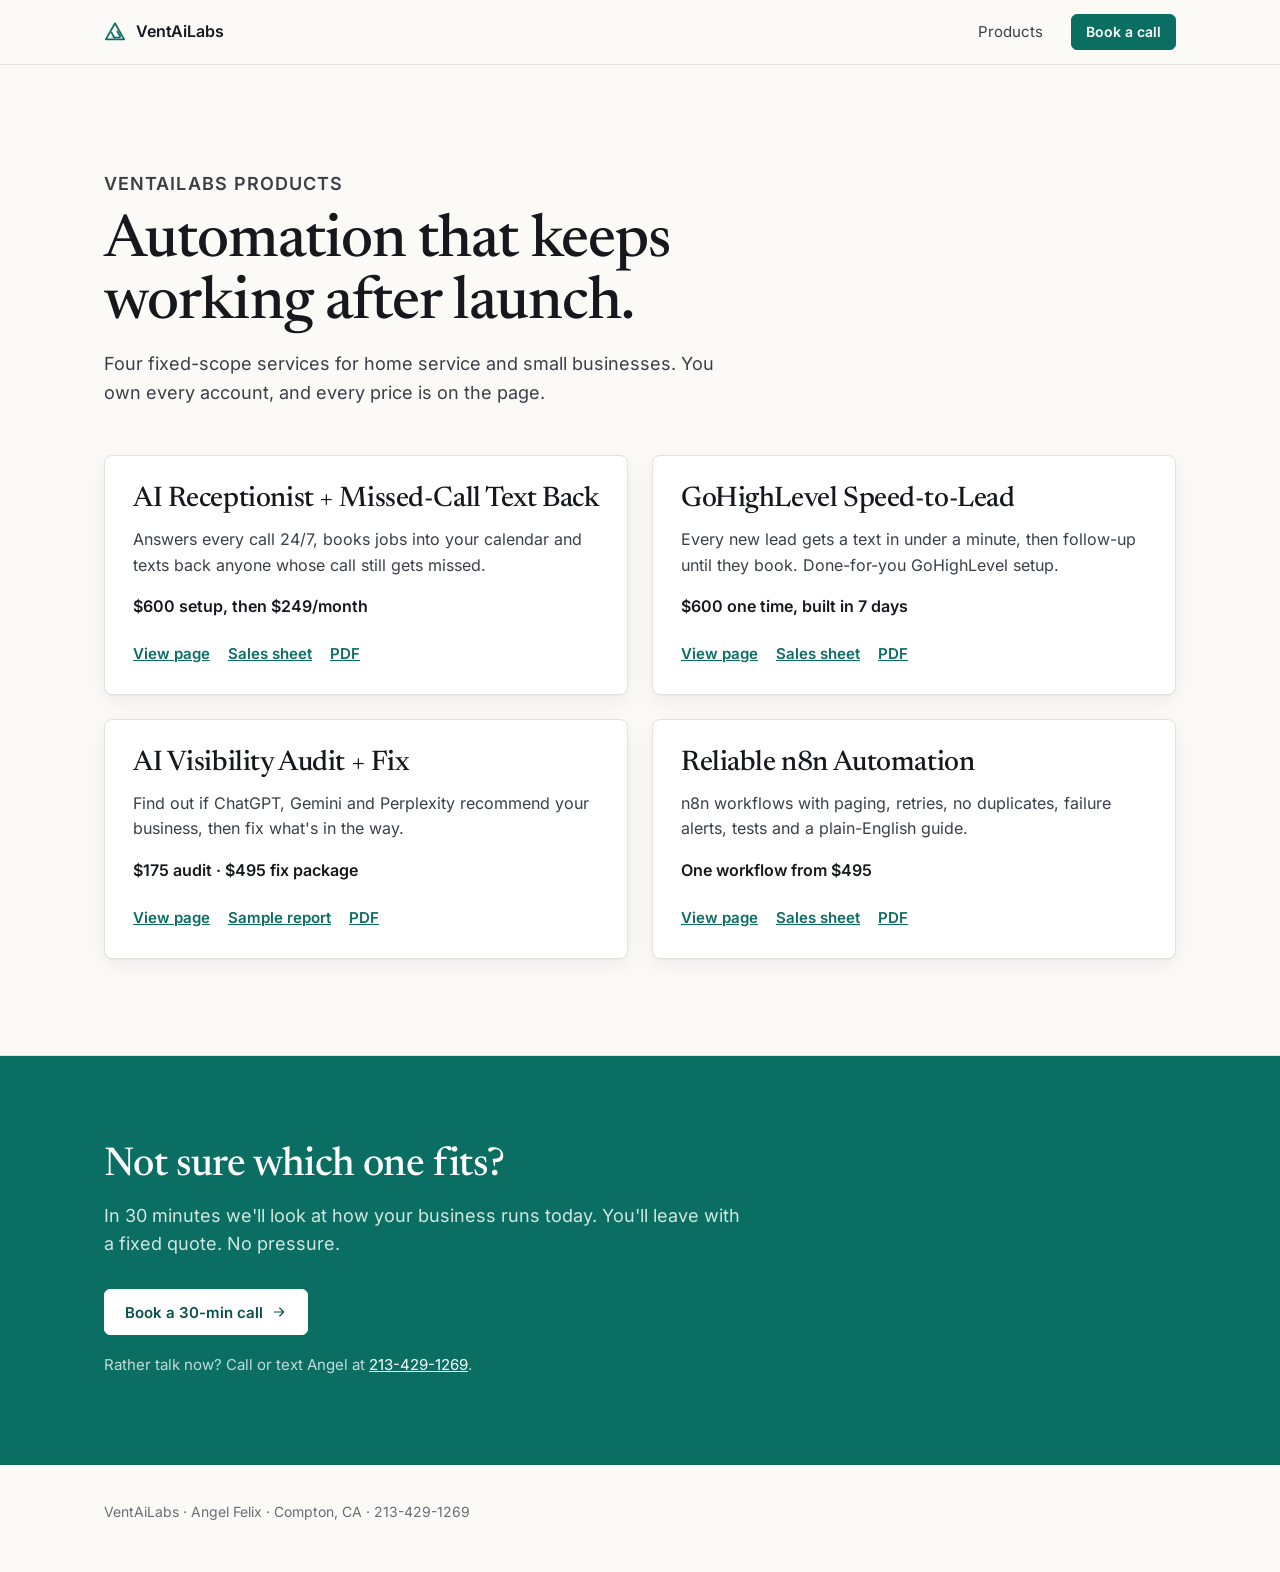
<file: index.html>
<!doctype html>
<html lang="en">
<head>
<meta charset="utf-8">
<meta name="viewport" content="width=device-width,initial-scale=1">
<title>Products | VentAiLabs</title>
<meta name="description" content="VentAiLabs builds AI receptionists, GoHighLevel speed-to-lead systems, AI visibility audits and reliable n8n automations for small businesses.">
<link rel="stylesheet" href="site.css">
<style>
.cards{display:grid;grid-template-columns:repeat(2,minmax(0,1fr));gap:24px}
.card{display:flex;flex-direction:column;background:var(--white);border:1px solid var(--line);border-radius:var(--r);box-shadow:var(--shadow);padding:28px;color:var(--ink);text-decoration:none}
.card:hover{border-color:var(--brand)}
.card h2{font-size:28px;margin:0 0 12px}
.card p{color:var(--ink2);font-size:16px}
.card .cost{margin-top:16px;font-weight:600;color:var(--ink)}
.card .links{display:flex;gap:18px;flex-wrap:wrap;margin-top:22px;font-size:15px}
.card .links a{font-weight:600}
@media (max-width:760px){.cards{grid-template-columns:1fr}.nav nav a:not(.btn){display:none}}
</style>
</head>
<body>
<header class="nav"><div class="wrap">
  <a class="mark" href="./"><svg viewBox="0 0 24 24" aria-hidden="true" fill="none" stroke="#0B6E63" stroke-width="1.9" stroke-linecap="round" stroke-linejoin="round"><path d="M12 2.5 22 20H2z"/><path d="M8.2 12.6 11.2 18M10.5 18h6.2M14.6 11.3l3.3 5.9"/></svg>VentAiLabs</a>
  <nav aria-label="Page"><a href="#products">Products</a><a class="btn small" href="https://calendly.com/ventailabs-marketing/30min" target="_blank" rel="noopener">Book a call</a></nav>
</div></header>
<main id="top">
<section class="sec" id="products"><div class="wrap">
  <div class="sec-head"><p class="kicker">VentAiLabs products</p><h1>Automation that keeps working after launch.</h1><p>Four fixed-scope services for home service and small businesses. You own every account, and every price is on the page.</p></div>
  <div class="cards">
    <div class="card"><h2>AI Receptionist + Missed-Call Text Back</h2><p>Answers every call 24/7, books jobs into your calendar and texts back anyone whose call still gets missed.</p><p class="cost">$600 setup, then $249/month</p><div class="links"><a href="ai-receptionist/">View page</a><a href="ai-receptionist/sales-sheet.html">Sales sheet</a><a href="ai-receptionist/sales-sheet.pdf">PDF</a></div></div>
    <div class="card"><h2>GoHighLevel Speed-to-Lead</h2><p>Every new lead gets a text in under a minute, then follow-up until they book. Done-for-you GoHighLevel setup.</p><p class="cost">$600 one time, built in 7 days</p><div class="links"><a href="ghl-speed-to-lead/">View page</a><a href="ghl-speed-to-lead/sales-sheet.html">Sales sheet</a><a href="ghl-speed-to-lead/sales-sheet.pdf">PDF</a></div></div>
    <div class="card"><h2>AI Visibility Audit + Fix</h2><p>Find out if ChatGPT, Gemini and Perplexity recommend your business, then fix what's in the way.</p><p class="cost">$175 audit · $495 fix package</p><div class="links"><a href="ai-visibility-audit/">View page</a><a href="ai-visibility-audit/audit-sample-campwarner.html">Sample report</a><a href="ai-visibility-audit/sales-sheet.pdf">PDF</a></div></div>
    <div class="card"><h2>Reliable n8n Automation</h2><p>n8n workflows with paging, retries, no duplicates, failure alerts, tests and a plain-English guide.</p><p class="cost">One workflow from $495</p><div class="links"><a href="n8n-production/">View page</a><a href="n8n-production/sales-sheet.html">Sales sheet</a><a href="n8n-production/sales-sheet.pdf">PDF</a></div></div>
  </div>
</div></section>
<section class="close"><div class="wrap">
  <h2>Not sure which one fits?</h2>
  <p>In 30 minutes we'll look at how your business runs today. You'll leave with a fixed quote. No pressure.</p>
  <a class="btn" href="https://calendly.com/ventailabs-marketing/30min" target="_blank" rel="noopener">Book a 30-min call<svg class="ic" viewBox="0 0 24 24" aria-hidden="true"><path d="M5 12h14M13 6l6 6-6 6"/></svg></a>
  <p class="alt">Rather talk now? Call or text Angel at <a href="tel:+12134291269">213-429-1269</a>.</p>
</div></section>
</main>
<footer><div class="wrap">
  <p>VentAiLabs · Angel Felix · Compton, CA · 213-429-1269</p>
</div></footer>
</body>
</html>
</file>
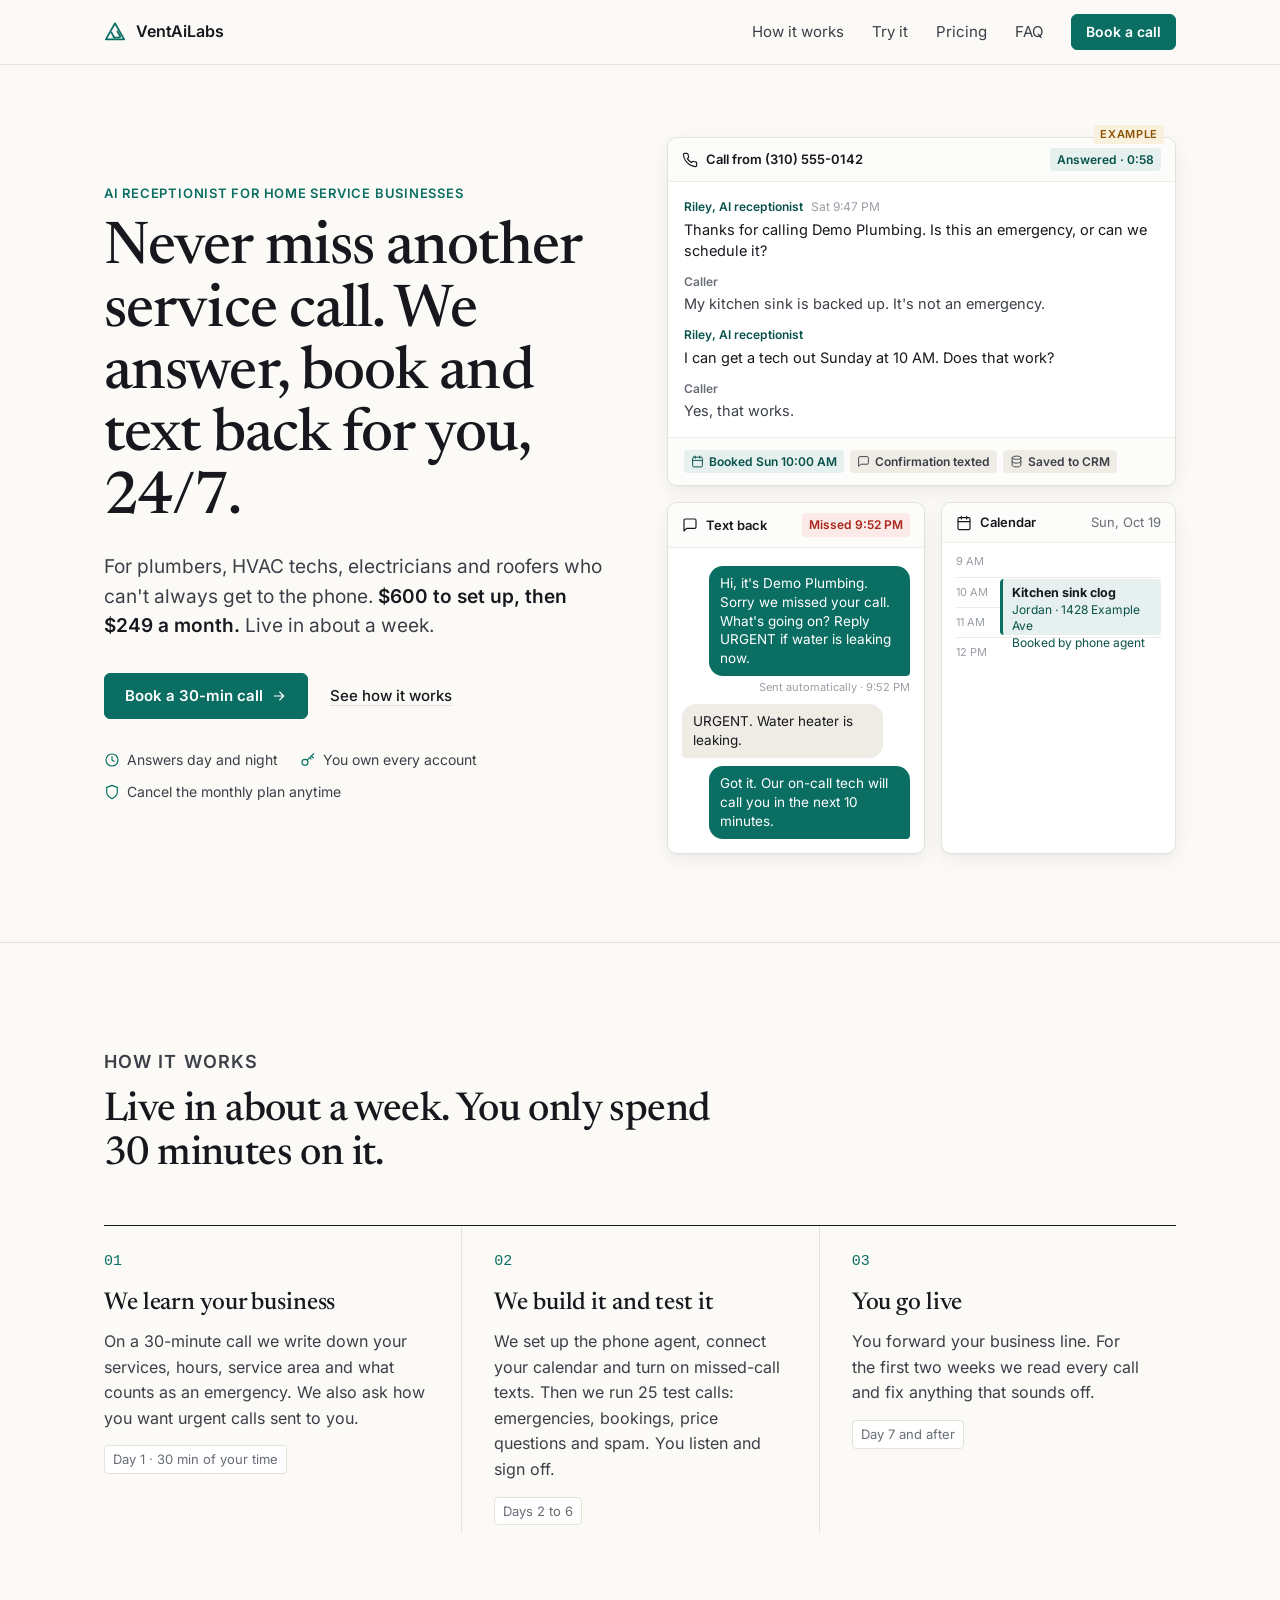
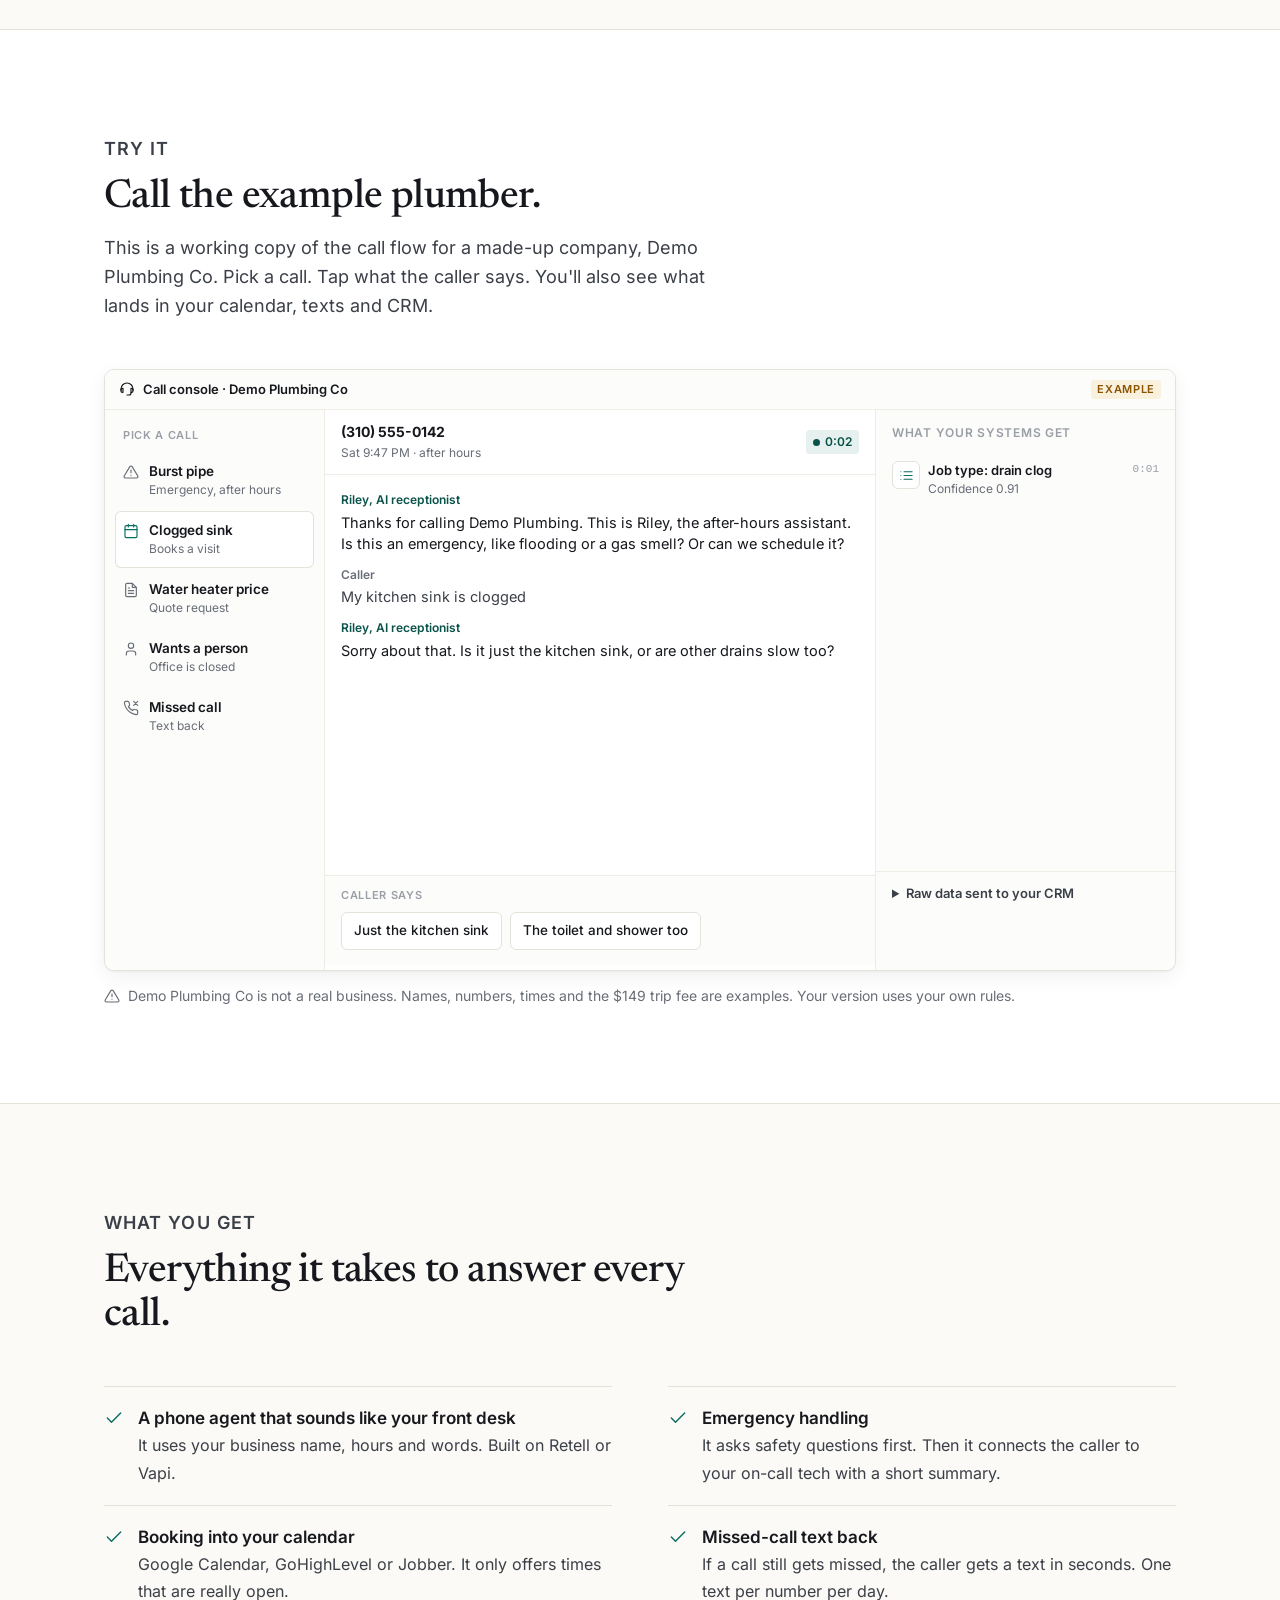
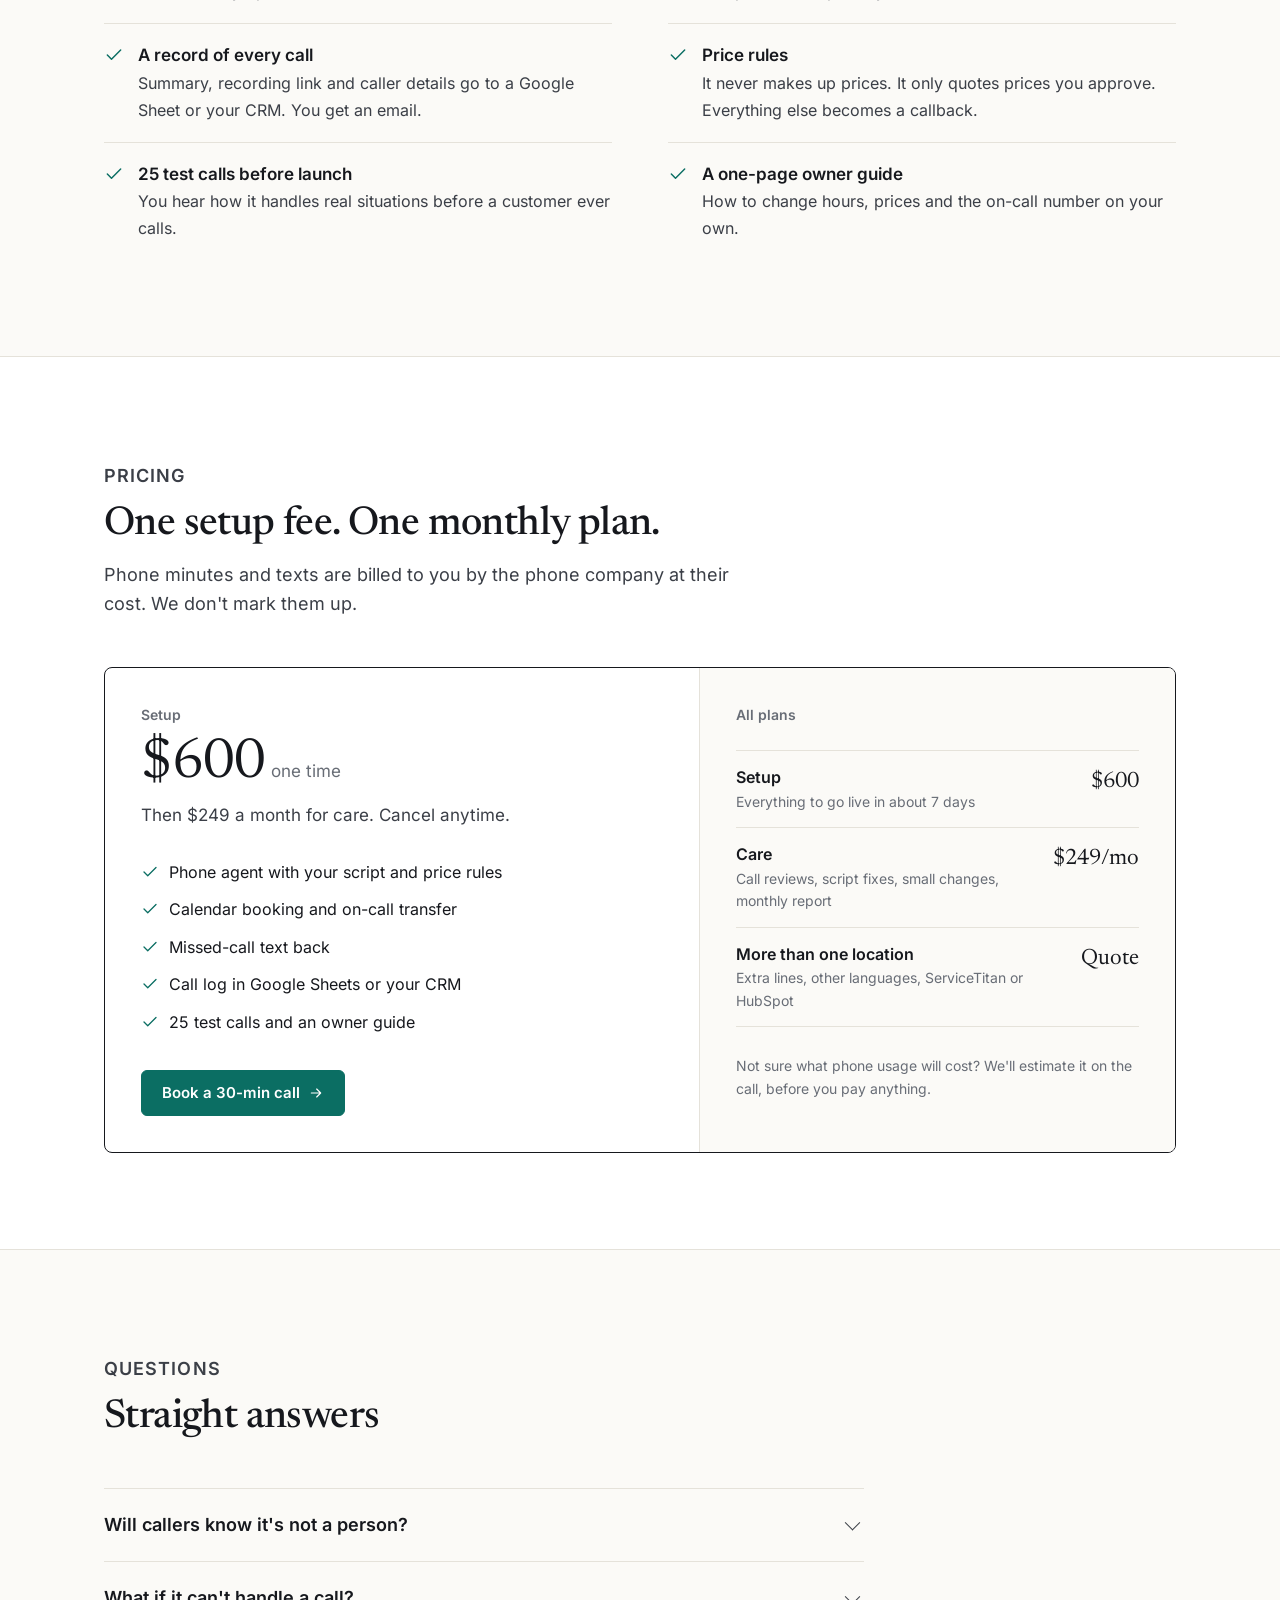
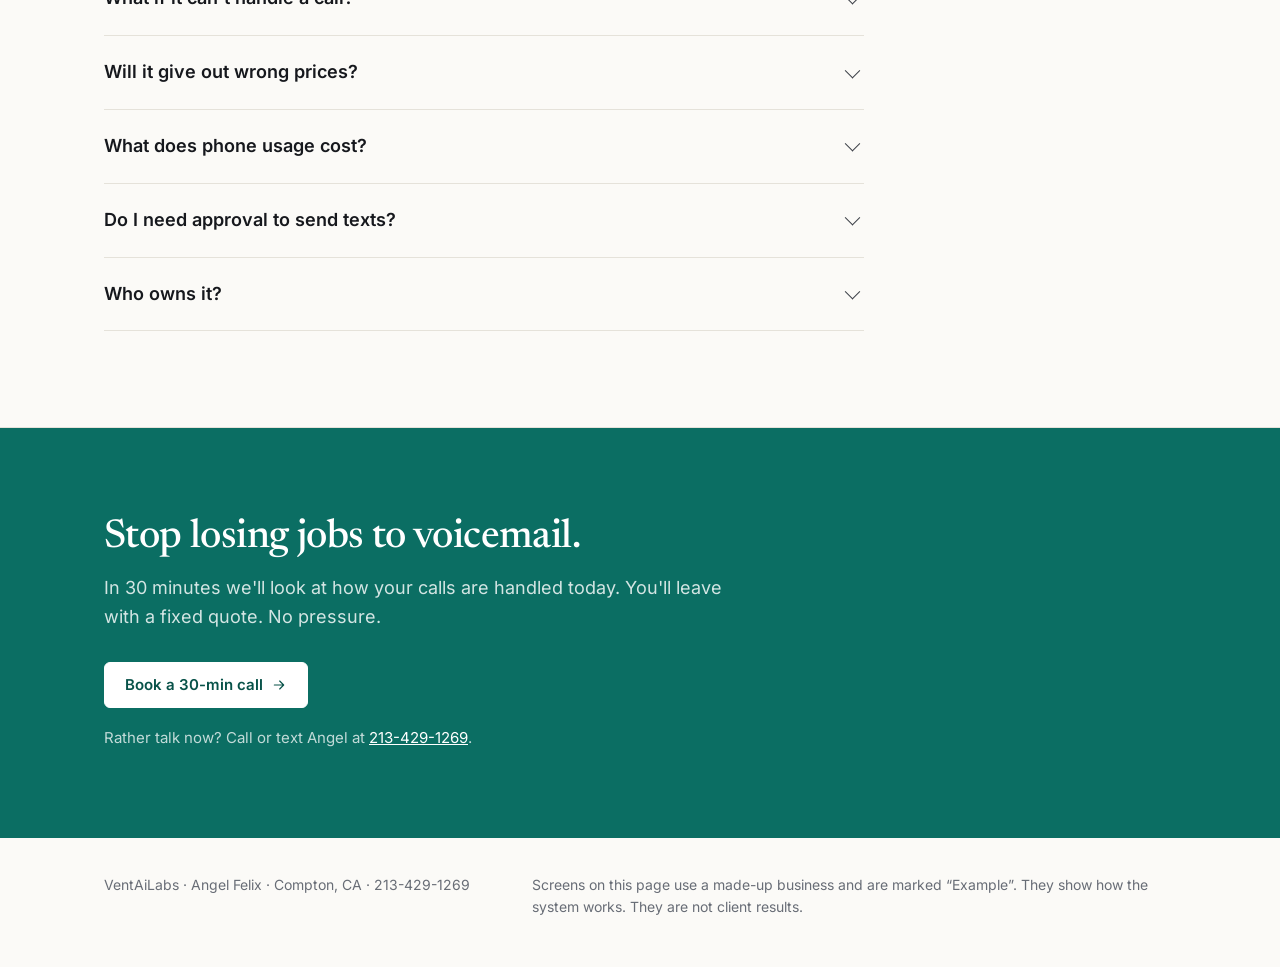
<file: ai-receptionist/index.html>
<!doctype html>
<html lang="en">
<head>
<meta charset="utf-8">
<meta name="viewport" content="width=device-width,initial-scale=1">
<title>AI Receptionist + Missed-Call Text Back | VentAiLabs</title>
<meta name="description" content="Never miss another service call. An AI receptionist that answers, books and texts back for home service businesses, 24/7. $600 setup, $249/month.">
<link rel="stylesheet" href="site.css">
<style>
.hv{display:grid;gap:16px}
.hv .row{display:grid;grid-template-columns:minmax(0,1.1fr) minmax(0,1fr);gap:16px}
.tr{display:grid;gap:12px}
.ln .who{display:flex;gap:8px;align-items:baseline;font-size:12px;font-weight:600;color:var(--muted);margin-bottom:3px}
.ln .who time{font-weight:400;color:var(--faint)}
.ln p{font-size:14.5px}
.ln.ai .who{color:var(--brand-dk)}
.ln.c p{color:var(--ink2)}
.app-foot{display:flex;flex-wrap:wrap;gap:6px;padding:12px 16px;border-top:1px solid var(--line2);background:#FCFCFB}
.app-foot .tag .ic{width:13px;height:13px}
.bub{max-width:88%;padding:8px 11px;border-radius:14px;font-size:13.5px;line-height:1.4;margin-top:8px}
.bub.out{background:var(--brand);color:#fff;margin-left:auto;border-bottom-right-radius:4px}
.bub.in{background:var(--line2);border-bottom-left-radius:4px}
.bub-meta{font-size:11px;color:var(--faint);text-align:right;margin-top:4px}
.calv{position:relative;padding:4px 14px 14px}
.calv .h{display:flex;align-items:center;height:30px;border-top:1px solid var(--line2);font-size:11px;color:var(--faint)}
.calv .h:first-child{border-top:0}
.calv .evt{position:absolute;left:58px;right:14px;top:36px;height:56px;background:var(--brand-tint);border-left:3px solid var(--brand);border-radius:4px;padding:6px 9px;font-size:12px;line-height:1.35;color:var(--brand-dk)}
.calv .evt b{display:block;font-size:12.5px;color:var(--ink)}
.calhd{display:flex;justify-content:space-between;padding:10px 14px 4px;font-size:13px;font-weight:600}
.calhd span{font-weight:400;color:var(--muted)}
/* console */
.console .cg{display:grid;grid-template-columns:220px minmax(0,1fr) 300px;min-height:560px}
.calls{border-right:1px solid var(--line2);padding:10px;display:flex;flex-direction:column;gap:2px;background:#FCFCFB}
.calls .lbl{font-size:11px;font-weight:600;letter-spacing:.06em;text-transform:uppercase;color:var(--faint);padding:8px 8px 6px}
.calls button{display:flex;gap:10px;align-items:flex-start;text-align:left;background:none;border:0;border-radius:6px;padding:10px 8px;cursor:pointer;font:inherit;color:var(--ink)}
.calls button .ic{width:16px;height:16px;margin-top:2px;color:var(--muted)}
.calls button b{display:block;font-size:13.5px;font-weight:600}
.calls button small{display:block;font-size:12px;color:var(--muted)}
.calls button:hover{background:var(--line2)}
.calls button[aria-pressed=true]{background:var(--white);box-shadow:inset 0 0 0 1px var(--line)}
.calls button[aria-pressed=true] .ic{color:var(--brand)}
.talk{display:flex;flex-direction:column;min-width:0}
.talk-hd{display:flex;justify-content:space-between;align-items:center;gap:10px;padding:12px 16px;border-bottom:1px solid var(--line2)}
.talk-hd b{display:block;font-size:14px}
.talk-hd small{color:var(--muted);font-size:12px}
#chat{flex:1;overflow-y:auto;padding:16px;display:flex;flex-direction:column;gap:12px;max-height:400px;min-height:300px}
#chat .ln{animation:in .2s ease-out}
#chat .bub{margin-top:0}
#chat .note{align-self:center;font-size:12px;color:var(--muted);background:var(--line2);border-radius:20px;padding:4px 10px;text-align:center}
@keyframes in{from{opacity:0;transform:translateY(4px)}}
.say{border-top:1px solid var(--line2);padding:12px 16px 16px;background:#FCFCFB}
.say small{display:block;font-size:11px;font-weight:600;letter-spacing:.06em;text-transform:uppercase;color:var(--faint);margin-bottom:8px}
#opts{display:flex;flex-wrap:wrap;gap:8px}
#opts button{font:500 13.5px/1.3 var(--sans);text-align:left;background:var(--white);border:1px solid var(--line);color:var(--ink);border-radius:6px;padding:9px 12px;cursor:pointer}
#opts button:hover{border-color:var(--brand);color:var(--brand-dk)}
#opts.slots{display:grid;grid-template-columns:repeat(3,minmax(0,1fr))}
.sys{border-left:1px solid var(--line2);display:flex;flex-direction:column;min-width:0;background:#FCFCFB}
.sys-hd{padding:14px 16px 10px;font-size:12px;font-weight:600;letter-spacing:.06em;text-transform:uppercase;color:var(--faint)}
#events{list-style:none;margin:0;padding:0 12px;flex:1;overflow-y:auto;max-height:420px}
#events li{display:grid;grid-template-columns:28px minmax(0,1fr) auto;gap:8px;padding:10px 4px;border-top:1px solid var(--line2);animation:in .2s ease-out}
#events li:first-child{border-top:0}
#events .ei{width:28px;height:28px;border-radius:6px;background:var(--white);border:1px solid var(--line);display:grid;place-items:center;color:var(--brand)}
#events .ei .ic{width:15px;height:15px}
#events li.warn .ei{color:var(--amber)}
#events b{display:block;font-size:13px;font-weight:600}
#events small{display:block;font-size:12px;color:var(--muted)}
#events time{font:11px var(--mono);color:var(--faint);padding-top:2px}
#events .empty{display:block;color:var(--muted);font-size:13px;border:0;padding:8px 4px}
.sys details{border-top:1px solid var(--line2)}
.sys summary{cursor:pointer;padding:12px 16px;font-size:13px;font-weight:600;color:var(--ink2)}
#log{margin:0;padding:12px 16px;max-height:260px;overflow:auto;font:11.5px/1.5 var(--mono);color:var(--ink2);background:var(--white);border-top:1px solid var(--line2);white-space:pre-wrap;word-break:break-word}
@media (max-width:960px){
 .console .cg{grid-template-columns:minmax(0,1fr)}
 .calls{flex-direction:row;flex-wrap:wrap;border-right:0;border-bottom:1px solid var(--line2)}
 .calls .lbl{width:100%}
 .calls button{flex:1 1 150px}
 .sys{border-left:0;border-top:1px solid var(--line2)}
 #events{max-height:none}
}
@media (max-width:560px){.hv .row{grid-template-columns:minmax(0,1fr)} #opts.slots{grid-template-columns:repeat(2,minmax(0,1fr))}}
</style>
</head>
<body>
<header class="nav"><div class="wrap">
  <a class="mark" href="#top"><svg viewBox="0 0 24 24" aria-hidden="true" fill="none" stroke="#0B6E63" stroke-width="1.9" stroke-linecap="round" stroke-linejoin="round"><path d="M12 2.5 22 20H2z"/><path d="M8.2 12.6 11.2 18M10.5 18h6.2M14.6 11.3l3.3 5.9"/></svg>VentAiLabs</a>
  <nav aria-label="Page"><a href="#how">How it works</a><a href="#try">Try it</a><a href="#pricing">Pricing</a><a href="#faq">FAQ</a><a class="btn small" href="https://calendly.com/ventailabs-marketing/30min" target="_blank" rel="noopener">Book a call</a></nav>
</div></header>
<main id="top">
<section class="hero"><div class="wrap">
  <div>
    <p class="kicker">AI receptionist for home service businesses</p>
    <h1>Never miss another service call. We answer, book and text back for you, 24/7.</h1>
    <p class="lede">For plumbers, HVAC techs, electricians and roofers who can't always get to the phone. <b>$600 to set up, then $249 a month.</b> Live in about a week.</p>
    <div class="actions"><a class="btn" href="https://calendly.com/ventailabs-marketing/30min" target="_blank" rel="noopener">Book a 30-min call<svg class="ic" viewBox="0 0 24 24" aria-hidden="true"><path d="M5 12h14M13 6l6 6-6 6"/></svg></a><a class="textlink" href="#try">See how it works</a></div>
    <ul class="facts"><li><svg class="ic" viewBox="0 0 24 24" aria-hidden="true"><circle cx="12" cy="12" r="9"/><path d="M12 7v5l3 2"/></svg>Answers day and night</li><li><svg class="ic" viewBox="0 0 24 24" aria-hidden="true"><circle cx="7.5" cy="15.5" r="4.5"/><path d="m10.7 12.3 9.8-9.8M17 6l3 3M14.5 8.5l2 2"/></svg>You own every account</li><li><svg class="ic" viewBox="0 0 24 24" aria-hidden="true"><path d="M12 22s8-4 8-10V5l-8-3-8 3v7c0 6 8 10 8 10z"/></svg>Cancel the monthly plan anytime</li></ul>
  </div>
  <div class="stack" aria-label="Example of the product"><span class="ex corner">Example</span>
<div class="hv">
 <div class="app">
  <div class="app-bar"><div class="t"><svg class="ic sm" viewBox="0 0 24 24" aria-hidden="true"><path d="M22 16.9v3a2 2 0 0 1-2.2 2 19.8 19.8 0 0 1-8.6-3.1 19.5 19.5 0 0 1-6-6A19.8 19.8 0 0 1 2.1 4.2 2 2 0 0 1 4.1 2h3a2 2 0 0 1 2 1.7c.1 1 .4 1.9.7 2.8a2 2 0 0 1-.5 2.1L8.1 9.9a16 16 0 0 0 6 6l1.3-1.3a2 2 0 0 1 2.1-.4c.9.3 1.8.6 2.8.7a2 2 0 0 1 1.7 2z"/></svg><span>Call from (310) 555-0142</span></div><span class="tag g">Answered · 0:58</span></div>
  <div class="app-body tr">
   <div class="ln ai"><span class="who">Riley, AI receptionist <time>Sat 9:47 PM</time></span><p>Thanks for calling Demo Plumbing. Is this an emergency, or can we schedule it?</p></div>
   <div class="ln c"><span class="who">Caller</span><p>My kitchen sink is backed up. It's not an emergency.</p></div>
   <div class="ln ai"><span class="who">Riley, AI receptionist</span><p>I can get a tech out Sunday at 10 AM. Does that work?</p></div>
   <div class="ln c"><span class="who">Caller</span><p>Yes, that works.</p></div>
  </div>
  <div class="app-foot"><span class="tag g"><svg class="ic" viewBox="0 0 24 24" aria-hidden="true"><rect x="3" y="4" width="18" height="18" rx="2"/><path d="M16 2v4M8 2v4M3 10h18"/></svg>Booked Sun 10:00 AM</span><span class="tag"><svg class="ic" viewBox="0 0 24 24" aria-hidden="true"><path d="M21 15a2 2 0 0 1-2 2H7l-4 4V5a2 2 0 0 1 2-2h14a2 2 0 0 1 2 2z"/></svg>Confirmation texted</span><span class="tag"><svg class="ic" viewBox="0 0 24 24" aria-hidden="true"><ellipse cx="12" cy="5" rx="8" ry="3"/><path d="M4 5v14c0 1.7 3.6 3 8 3s8-1.3 8-3V5M4 12c0 1.7 3.6 3 8 3s8-1.3 8-3"/></svg>Saved to CRM</span></div>
 </div>
 <div class="row">
  <div class="app">
   <div class="app-bar"><div class="t"><svg class="ic sm" viewBox="0 0 24 24" aria-hidden="true"><path d="M21 15a2 2 0 0 1-2 2H7l-4 4V5a2 2 0 0 1 2-2h14a2 2 0 0 1 2 2z"/></svg><span>Text back</span></div><span class="tag r">Missed 9:52 PM</span></div>
   <div class="app-body" style="padding:10px 14px 14px">
    <div class="bub out">Hi, it's Demo Plumbing. Sorry we missed your call. What's going on? Reply URGENT if water is leaking now.</div>
    <div class="bub-meta">Sent automatically · 9:52 PM</div>
    <div class="bub in">URGENT. Water heater is leaking.</div>
    <div class="bub out">Got it. Our on-call tech will call you in the next 10 minutes.</div>
   </div>
  </div>
  <div class="app">
   <div class="app-bar"><div class="t"><svg class="ic sm" viewBox="0 0 24 24" aria-hidden="true"><rect x="3" y="4" width="18" height="18" rx="2"/><path d="M16 2v4M8 2v4M3 10h18"/></svg><span>Calendar</span></div><span>Sun, Oct 19</span></div>
   <div class="calv"><div class="h">9 AM</div><div class="h">10 AM</div><div class="h">11 AM</div><div class="h">12 PM</div>
    <div class="evt"><b>Kitchen sink clog</b>Jordan · 1428 Example Ave<br>Booked by phone agent</div></div>
  </div>
 </div>
</div></div>
</div></section>

<section class="sec" id="how"><div class="wrap">
  <div class="sec-head"><p class="kicker">How it works</p><h2>Live in about a week. You only spend 30 minutes on it.</h2></div>
  <ol class="steps"><li><span class="n">01</span><h3>We learn your business</h3><p>On a 30-minute call we write down your services, hours, service area and what counts as an emergency. We also ask how you want urgent calls sent to you.</p><span class="when">Day 1 · 30 min of your time</span></li><li><span class="n">02</span><h3>We build it and test it</h3><p>We set up the phone agent, connect your calendar and turn on missed-call texts. Then we run 25 test calls: emergencies, bookings, price questions and spam. You listen and sign off.</p><span class="when">Days 2 to 6</span></li><li><span class="n">03</span><h3>You go live</h3><p>You forward your business line. For the first two weeks we read every call and fix anything that sounds off.</p><span class="when">Day 7 and after</span></li></ol>
</div></section>

<section class="sec alt" id="try"><div class="wrap">
  <div class="sec-head"><p class="kicker">Try it</p><h2>Call the example plumber.</h2><p>This is a working copy of the call flow for a made-up company, Demo Plumbing Co. Pick a call. Tap what the caller says. You'll also see what lands in your calendar, texts and CRM.</p></div>
  <div class="app console">
 <div class="app-bar"><div class="t"><svg class="ic sm" viewBox="0 0 24 24" aria-hidden="true"><path d="M3 14v-2a9 9 0 0 1 18 0v2"/><path d="M21 15a2 2 0 0 1-2 2h-1v-6h1a2 2 0 0 1 2 2zM3 15a2 2 0 0 0 2 2h1v-6H5a2 2 0 0 0-2 2z"/><path d="M18 17v1a3 3 0 0 1-3 3h-3"/></svg><span>Call console · Demo Plumbing Co</span></div><span class="ex">Example</span></div>
 <div class="cg">
  <aside class="calls" aria-label="Pick a call">
   <span class="lbl">Pick a call</span>
   <button data-s="emergency" aria-pressed="false"><svg class="ic" viewBox="0 0 24 24" aria-hidden="true"><path d="M10.3 3.9 1.8 18a2 2 0 0 0 1.7 3h17a2 2 0 0 0 1.7-3L13.7 3.9a2 2 0 0 0-3.4 0z"/><path d="M12 9v4M12 17h.01"/></svg><span><b>Burst pipe</b><small>Emergency, after hours</small></span></button>
   <button data-s="routine" aria-pressed="false"><svg class="ic" viewBox="0 0 24 24" aria-hidden="true"><rect x="3" y="4" width="18" height="18" rx="2"/><path d="M16 2v4M8 2v4M3 10h18"/></svg><span><b>Clogged sink</b><small>Books a visit</small></span></button>
   <button data-s="quote" aria-pressed="false"><svg class="ic" viewBox="0 0 24 24" aria-hidden="true"><path d="M14 2H6a2 2 0 0 0-2 2v16a2 2 0 0 0 2 2h12a2 2 0 0 0 2-2V8z"/><path d="M14 2v6h6M16 13H8M16 17H8M10 9H8"/></svg><span><b>Water heater price</b><small>Quote request</small></span></button>
   <button data-s="human" aria-pressed="false"><svg class="ic" viewBox="0 0 24 24" aria-hidden="true"><path d="M19 21v-2a4 4 0 0 0-4-4H9a4 4 0 0 0-4 4v2"/><circle cx="12" cy="7" r="4"/></svg><span><b>Wants a person</b><small>Office is closed</small></span></button>
   <button data-s="missed" aria-pressed="false"><svg class="ic" viewBox="0 0 24 24" aria-hidden="true"><path d="M22 16.9v3a2 2 0 0 1-2.2 2 19.8 19.8 0 0 1-8.6-3.1 19.5 19.5 0 0 1-6-6A19.8 19.8 0 0 1 2.1 4.2 2 2 0 0 1 4.1 2h3a2 2 0 0 1 2 1.7c.1 1 .4 1.9.7 2.8a2 2 0 0 1-.5 2.1L8.1 9.9a16 16 0 0 0 6 6l1.3-1.3a2 2 0 0 1 2.1-.4c.9.3 1.8.6 2.8.7a2 2 0 0 1 1.7 2z"/><path d="m16 2 6 6M22 2l-6 6"/></svg><span><b>Missed call</b><small>Text back</small></span></button>
  </aside>
  <div class="talk">
   <div class="talk-hd"><div><b id="c-num">(310) 555-0142</b><small id="c-sub">Sat 9:47 PM · after hours</small></div><span class="tag g live" id="c-tag"><span class="dot"></span><span id="c-time">0:00</span></span></div>
   <div id="chat" aria-live="polite"></div>
   <div class="say"><small id="say-lbl">Caller says</small><div id="opts"></div></div>
  </div>
  <div class="sys">
   <div class="sys-hd">What your systems get</div>
   <ol id="events"><li class="empty">Pick a call to see what happens.</li></ol>
   <details><summary>Raw data sent to your CRM</summary><pre id="log">Nothing yet.</pre></details>
  </div>
 </div>
</div>
<script>
(function(){
const IC={"phone": "<svg class=\"ic\" viewBox=\"0 0 24 24\" aria-hidden=\"true\"><path d=\"M22 16.9v3a2 2 0 0 1-2.2 2 19.8 19.8 0 0 1-8.6-3.1 19.5 19.5 0 0 1-6-6A19.8 19.8 0 0 1 2.1 4.2 2 2 0 0 1 4.1 2h3a2 2 0 0 1 2 1.7c.1 1 .4 1.9.7 2.8a2 2 0 0 1-.5 2.1L8.1 9.9a16 16 0 0 0 6 6l1.3-1.3a2 2 0 0 1 2.1-.4c.9.3 1.8.6 2.8.7a2 2 0 0 1 1.7 2z\"/></svg>", "phone-missed": "<svg class=\"ic\" viewBox=\"0 0 24 24\" aria-hidden=\"true\"><path d=\"M22 16.9v3a2 2 0 0 1-2.2 2 19.8 19.8 0 0 1-8.6-3.1 19.5 19.5 0 0 1-6-6A19.8 19.8 0 0 1 2.1 4.2 2 2 0 0 1 4.1 2h3a2 2 0 0 1 2 1.7c.1 1 .4 1.9.7 2.8a2 2 0 0 1-.5 2.1L8.1 9.9a16 16 0 0 0 6 6l1.3-1.3a2 2 0 0 1 2.1-.4c.9.3 1.8.6 2.8.7a2 2 0 0 1 1.7 2z\"/><path d=\"m16 2 6 6M22 2l-6 6\"/></svg>", "message": "<svg class=\"ic\" viewBox=\"0 0 24 24\" aria-hidden=\"true\"><path d=\"M21 15a2 2 0 0 1-2 2H7l-4 4V5a2 2 0 0 1 2-2h14a2 2 0 0 1 2 2z\"/></svg>", "calendar": "<svg class=\"ic\" viewBox=\"0 0 24 24\" aria-hidden=\"true\"><rect x=\"3\" y=\"4\" width=\"18\" height=\"18\" rx=\"2\"/><path d=\"M16 2v4M8 2v4M3 10h18\"/></svg>", "clock": "<svg class=\"ic\" viewBox=\"0 0 24 24\" aria-hidden=\"true\"><circle cx=\"12\" cy=\"12\" r=\"9\"/><path d=\"M12 7v5l3 2\"/></svg>", "alert": "<svg class=\"ic\" viewBox=\"0 0 24 24\" aria-hidden=\"true\"><path d=\"M10.3 3.9 1.8 18a2 2 0 0 0 1.7 3h17a2 2 0 0 0 1.7-3L13.7 3.9a2 2 0 0 0-3.4 0z\"/><path d=\"M12 9v4M12 17h.01\"/></svg>", "shield": "<svg class=\"ic\" viewBox=\"0 0 24 24\" aria-hidden=\"true\"><path d=\"M12 22s8-4 8-10V5l-8-3-8 3v7c0 6 8 10 8 10z\"/></svg>", "database": "<svg class=\"ic\" viewBox=\"0 0 24 24\" aria-hidden=\"true\"><ellipse cx=\"12\" cy=\"5\" rx=\"8\" ry=\"3\"/><path d=\"M4 5v14c0 1.7 3.6 3 8 3s8-1.3 8-3V5M4 12c0 1.7 3.6 3 8 3s8-1.3 8-3\"/></svg>", "list": "<svg class=\"ic\" viewBox=\"0 0 24 24\" aria-hidden=\"true\"><path d=\"M8 6h13M8 12h13M8 18h13M3 6h.01M3 12h.01M3 18h.01\"/></svg>", "file": "<svg class=\"ic\" viewBox=\"0 0 24 24\" aria-hidden=\"true\"><path d=\"M14 2H6a2 2 0 0 0-2 2v16a2 2 0 0 0 2 2h12a2 2 0 0 0 2-2V8z\"/><path d=\"M14 2v6h6M16 13H8M16 17H8M10 9H8\"/></svg>", "mail": "<svg class=\"ic\" viewBox=\"0 0 24 24\" aria-hidden=\"true\"><rect x=\"2\" y=\"4\" width=\"20\" height=\"16\" rx=\"2\"/><path d=\"m22 7-9 5.7a2 2 0 0 1-2 0L2 7\"/></svg>", "bell": "<svg class=\"ic\" viewBox=\"0 0 24 24\" aria-hidden=\"true\"><path d=\"M6 8a6 6 0 0 1 12 0c0 7 3 9 3 9H3s3-2 3-9\"/><path d=\"M10.3 21a2 2 0 0 0 3.4 0\"/></svg>", "check": "<svg class=\"ic\" viewBox=\"0 0 24 24\" aria-hidden=\"true\"><path d=\"M20 6 9 17l-5-5\"/></svg>", "user": "<svg class=\"ic\" viewBox=\"0 0 24 24\" aria-hidden=\"true\"><path d=\"M19 21v-2a4 4 0 0 0-4-4H9a4 4 0 0 0-4 4v2\"/><circle cx=\"12\" cy=\"7\" r=\"4\"/></svg>"};
const $=s=>document.querySelector(s);
const chat=$('#chat'),opts=$('#opts'),evs=$('#events'),log=$('#log'),tEl=$('#c-time'),tag=$('#c-tag');
let secs=0,timer=null,ctx={};
const fmt=s=>Math.floor(s/60)+':'+String(s%60).padStart(2,'0');
function startClock(){stopClock();secs=0;tEl.textContent='0:00';timer=setInterval(()=>{secs++;tEl.textContent=fmt(secs)},1000)}
function stopClock(){if(timer)clearInterval(timer);timer=null}
function ev(i,t,d,warn){const e=evs.querySelector('.empty');if(e)e.remove();const li=document.createElement('li');if(warn)li.className='warn';li.innerHTML='<span class="ei">'+IC[i]+'</span><div><b>'+t+'</b><small>'+(d||'')+'</small></div><time>'+fmt(secs)+'</time>';evs.appendChild(li);evs.scrollTop=1e9}
function raw(name,o){log.textContent=(log.textContent==='Nothing yet.'?'':log.textContent+'\n\n')+'// '+name+'\n'+JSON.stringify(o,null,2)}
function say(who,t){const d=document.createElement('div');
 if(who==='ai'||who==='c'){d.className='ln '+who;d.innerHTML='<span class="who">'+(who==='ai'?'Riley, AI receptionist':'Caller')+'</span><p>'+t+'</p>'}
 else if(who==='out'||who==='in'){d.className='bub '+who;d.innerHTML=t}
 else{d.className='note';d.textContent=t}
 chat.appendChild(d);chat.scrollTop=1e9}
const SLOTS=['Sun 8:00 AM','Sun 10:00 AM','Sun 1:00 PM','Mon 7:30 AM','Mon 9:00 AM','Mon 2:00 PM'];
function crm(type,outcome){ev('database','Call saved to CRM',outcome);
 raw('call.ended webhook',{event:'call.ended',business:'Demo Plumbing Co (example)',channel:type==='textback'?'sms':'voice',caller:{phone:ctx.phone||'+13105550142',address:ctx.addr||null},intent:type,urgency:ctx.urgency||'routine',job_summary:ctx.job||null,outcome:outcome,appointment:ctx.slot||null,pipeline_stage:type==='routine'?'Booked':'New Lead',tags:['ai-receptionist','after-hours'],recording_url:'https://example.com/recordings/call.mp3',duration_sec:secs})}
const N={
 start:{ai:"Thanks for calling Demo Plumbing. This is Riley, the after-hours assistant. Is this an emergency, like flooding or a gas smell? Or can we schedule it?",o:[["Water is pouring from a pipe!","emerg"],["My kitchen sink is clogged","routine"],["How much is a new water heater?","quote"],["Can I talk to a real person?","human"]]},
 emerg:{ai:"I'm on it. If it's safe, turn off the main water shutoff. It's usually near the front hose spigot or the water heater. Is anyone hurt, or is water near any outlets?",o:[["No one's hurt. The water is off now.","emerg2"],["Water is near the outlets","emergElec"]],fx:()=>{ctx.urgency='emergency';ctx.job='Active leak';ev('alert','Marked as an emergency','Active leak · confidence 0.94',true);raw('classify_intent',{intent:'emergency_leak',confidence:0.94})}},
 emergElec:{ai:"Please stay away from that area and don't touch the outlets. If anything sparks or smells like burning, call 911. I'm getting our on-call tech for you now.",o:[["OK","emerg2"]],fx:()=>ev('shield','Safety rule triggered','Water near outlets. Caller told to stay clear.',true)},
 emerg2:{ai:"Thank you. What's the address, and the best number to reach you?",o:[["1428 Example Ave, Compton. 310-555-0142.","emergXfer"]]},
 emergXfer:{ai:"Got it. I'm connecting you to our on-call tech now. After-hours visits have a $149 trip fee that goes toward the repair. Is that OK?",o:[["Yes, please send someone","emergDone"]],fx:()=>{ctx.addr='1428 Example Ave, Compton, CA';ctx.phone='+13105550142'}},
 emergDone:{note:"Connecting to on-call tech with a spoken summary",ai:"You're connected. The tech has your address and what's going on. You'll get a text too. Stay safe.",end:1,fx:()=>{ev('phone','Connected to on-call tech','Warm transfer with a short summary');raw('transfer_call',{target:'on_call_tech',mode:'warm',whisper:'Emergency: active leak, main shut off, 1428 Example Ave. Caller OK with $149 trip fee.'});ev('message','Text sent to caller','Tech is on the way to 1428 Example Ave');raw('send_sms',{to:ctx.phone,template:'emergency_dispatch',body:'Demo Plumbing: a tech is on the way to 1428 Example Ave. We will text the ETA. Reply STOP to opt out.'});crm('emergency','Sent to on-call tech')}},
 routine:{ai:"Sorry about that. Is it just the kitchen sink, or are other drains slow too?",o:[["Just the kitchen sink","routine2"],["The toilet and shower too","routineMain"]],fx:()=>{ctx.urgency='routine';ctx.job='Kitchen sink clog';ev('list','Job type: drain clog','Confidence 0.91');raw('classify_intent',{intent:'drain_clog',confidence:0.91})}},
 routineMain:{ai:"When several drains back up, it can be the main line. We'll book a camera check. Try not to run water until then.",o:[["OK, let's book it","routine2"]],fx:()=>{ctx.job='Possible main line clog'}},
 routine2:{ai:"Here's what's open. Which time works best?",slots:1,fx:()=>{ev('calendar','Checked open times','6 open slots in the next 2 days');raw('check_availability',{service:'drain',window_days:2,open_slots:SLOTS})}},
 routine3:{ai:"",o:[["Yes. 1428 Example Ave. 310-555-0142.","routineDone"]]},
 routineDone:{ai:"You're booked. You'll get a text now and a reminder that morning. Anything else?",o:[["No, thanks!","bye"]],fx:()=>{ctx.addr='1428 Example Ave, Compton, CA';ctx.phone='+13105550142';ev('calendar','Booked: '+ctx.slot,ctx.job+' · 60 min');raw('book_appointment',{start:ctx.slot,duration_min:60,service:ctx.job,customer:{name:'Jordan (example)',phone:ctx.phone,address:ctx.addr}});ev('message','Confirmation text sent','Reply C to confirm or R to reschedule');raw('send_sms',{to:ctx.phone,template:'booking_confirm',body:'Demo Plumbing: you are booked for '+ctx.slot+'. Reply C to confirm or R to reschedule.'});crm('routine','Booked '+ctx.slot)}},
 quote:{ai:"Happy to help. Is your water heater a tank or tankless? About how old is it?",o:[["A 50-gallon gas tank. About 12 years old.","quote2"]],fx:()=>{ctx.job='Water heater replacement';ev('list','Job type: quote request','Confidence 0.89');raw('classify_intent',{intent:'quote_request',confidence:0.89})}},
 quote2:{ai:"Thanks. Is it leaking now? And is it in the garage, a closet or the attic?",o:[["Not leaking. It's in the garage.","quote3"]]},
 quote3:{ai:"I can't give an exact price without a tech seeing it. A licensed tech will text you a price range by 10 AM tomorrow. Or I can book a free estimate visit. Which do you want?",o:[["Text me the price range","quoteDone"],["Book the estimate visit","routine2"]],fx:()=>ev('shield','Price rule applied','No firm price on the phone. Details go to a tech.',true)},
 quoteDone:{ai:"Done. You'll get a text by 10 AM tomorrow at this number. Anything else?",o:[["No, that's all","bye"]],fx:()=>{ctx.phone='+13105550142';ev('file','Quote request created','50-gal gas tank · 12 years · garage');raw('create_quote_request',{type:'water_heater',fuel:'gas',size_gal:50,age_yr:12,location:'garage',leaking:false,callback:ctx.phone});crm('quote','Quote request for a tech')}},
 human:{ai:"Of course. Our office is open Monday to Friday, 7 AM to 6 PM. It's closed right now. Is this urgent, or can the office call you first thing tomorrow?",o:[["It's urgent","emerg"],["Tomorrow is fine","humanCb"]]},
 humanCb:{ai:"No problem. The office will call you at 7:15 AM tomorrow. What's it about, so they're ready?",o:[["A question about my last bill","bye"]],fx:()=>{ctx.phone='+13105550142';ctx.job='Billing question';ev('clock','Office callback booked','Tomorrow 7:15 AM');raw('schedule_callback',{when:'next_open+15m',queue:'office'});crm('callback','Office will call 7:15 AM')}},
 bye:{ai:"Thanks for calling Demo Plumbing. Have a good night.",note2:"Call ended. Summary and recording saved.",end:1},
 missed:{note:"Missed call from (310) 555-0142 at 9:52 PM",out:"Hi, it's Demo Plumbing. Sorry we missed your call. What's going on? Reply URGENT if water is leaking now. Or book here: example.com/book",o:[["URGENT. Water heater is leaking.","missed2"]],who:'in',fx:()=>{ev('phone-missed','Missed call detected','No answer · 9:52 PM',true);ev('check','Duplicate check passed','First text to this number today');ev('message','Text back sent','8 seconds after the missed call');ev('list','Added to Google Sheet','Tab: Missed calls');ev('mail','Email sent to owner','Missed call from (310) 555-0142');raw('twilio webhook',{CallStatus:'no-answer',From:'+13105550142',To:'+12135550100'})}},
 missed2:{out:"Got it. We're paging our on-call tech now. If you can, close the cold water valve on top of the heater. A tech will call you within 10 minutes.",end:1,fx:()=>{ctx.urgency='emergency';ctx.job='Water heater leak (from text back)';ctx.phone='+13105550142';ev('bell','Keyword URGENT','On-call tech paged by text and call',true);crm('textback','Saved from a missed call')}}
};
function go(k){const n=N[k];opts.innerHTML='';opts.className='';
 setTimeout(()=>{if(n.note)say('note',n.note);if(n.ai)say('ai',n.ai);if(n.out)say('out',n.out);if(n.note2)say('note',n.note2);if(n.fx)n.fx();
  if(n.end){stopClock();const b=document.createElement('button');b.textContent='Start over';b.onclick=()=>run(cur);opts.appendChild(b);return}
  if(n.slots){opts.className='slots';SLOTS.forEach(s=>{const b=document.createElement('button');b.textContent=s;b.onclick=()=>{ctx.slot=s;say('c',s);N.routine3.ai=s+' is held for you. Can you confirm the address and the best cell number for texts?';go('routine3')};opts.appendChild(b)});return}
  n.o.forEach(([t,nx])=>{const b=document.createElement('button');b.textContent=t;b.onclick=()=>{say(n.who||'c',t);go(nx)};opts.appendChild(b)})
 },380)}
let cur='routine';
const FIRST={emergency:["Water is pouring from a pipe!","emerg"],routine:["My kitchen sink is clogged","routine"],quote:["How much is a new water heater?","quote"],human:["Can I talk to a real person?","human"]};
function run(s){cur=s;stopClock();chat.innerHTML='';evs.innerHTML='<li class="empty">Waiting for the call...</li>';log.textContent='Nothing yet.';ctx={};secs=0;tEl.textContent='0:00';
 document.querySelectorAll('[data-s]').forEach(b=>b.setAttribute('aria-pressed',b.dataset.s===s?'true':'false'));
 if(s==='missed'){$('#c-num').textContent='(310) 555-0142';$('#c-sub').textContent='Text messages';tag.className='tag r';tEl.textContent='Missed';$('#say-lbl').textContent='Customer texts back';go('missed');return}
 $('#c-sub').textContent='Sat 9:47 PM · after hours';tag.className='tag g live';$('#say-lbl').textContent='Caller says';startClock();
 say('ai',N.start.ai);setTimeout(()=>{say('c',FIRST[s][0]);go(FIRST[s][1])},700)}
document.querySelectorAll('[data-s]').forEach(b=>b.onclick=()=>run(b.dataset.s));
run('routine');
})();
</script>
  <p class="preview-note"><svg class="ic" viewBox="0 0 24 24" aria-hidden="true"><path d="M10.3 3.9 1.8 18a2 2 0 0 0 1.7 3h17a2 2 0 0 0 1.7-3L13.7 3.9a2 2 0 0 0-3.4 0z"/><path d="M12 9v4M12 17h.01"/></svg><span>Demo Plumbing Co is not a real business. Names, numbers, times and the $149 trip fee are examples. Your version uses your own rules.</span></p>
</div></section>

<section class="sec" id="get"><div class="wrap">
  <div class="sec-head"><p class="kicker">What you get</p><h2>Everything it takes to answer every call.</h2></div>
  <ul class="get"><li><svg class="ic" viewBox="0 0 24 24" aria-hidden="true"><path d="M20 6 9 17l-5-5"/></svg><div><b>A phone agent that sounds like your front desk</b><span>It uses your business name, hours and words. Built on Retell or Vapi.</span></div></li><li><svg class="ic" viewBox="0 0 24 24" aria-hidden="true"><path d="M20 6 9 17l-5-5"/></svg><div><b>Emergency handling</b><span>It asks safety questions first. Then it connects the caller to your on-call tech with a short summary.</span></div></li><li><svg class="ic" viewBox="0 0 24 24" aria-hidden="true"><path d="M20 6 9 17l-5-5"/></svg><div><b>Booking into your calendar</b><span>Google Calendar, GoHighLevel or Jobber. It only offers times that are really open.</span></div></li><li><svg class="ic" viewBox="0 0 24 24" aria-hidden="true"><path d="M20 6 9 17l-5-5"/></svg><div><b>Missed-call text back</b><span>If a call still gets missed, the caller gets a text in seconds. One text per number per day.</span></div></li><li><svg class="ic" viewBox="0 0 24 24" aria-hidden="true"><path d="M20 6 9 17l-5-5"/></svg><div><b>A record of every call</b><span>Summary, recording link and caller details go to a Google Sheet or your CRM. You get an email.</span></div></li><li><svg class="ic" viewBox="0 0 24 24" aria-hidden="true"><path d="M20 6 9 17l-5-5"/></svg><div><b>Price rules</b><span>It never makes up prices. It only quotes prices you approve. Everything else becomes a callback.</span></div></li><li><svg class="ic" viewBox="0 0 24 24" aria-hidden="true"><path d="M20 6 9 17l-5-5"/></svg><div><b>25 test calls before launch</b><span>You hear how it handles real situations before a customer ever calls.</span></div></li><li><svg class="ic" viewBox="0 0 24 24" aria-hidden="true"><path d="M20 6 9 17l-5-5"/></svg><div><b>A one-page owner guide</b><span>How to change hours, prices and the on-call number on your own.</span></div></li></ul>
</div></section>

<section class="sec alt" id="pricing"><div class="wrap">
  <div class="sec-head"><p class="kicker">Pricing</p><h2>One setup fee. One monthly plan.</h2><p>Phone minutes and texts are billed to you by the phone company at their cost. We don't mark them up.</p></div>
  <div class="price">
    <div><p class="label">Setup</p><div class="amt">$600<small>one time</small></div><p class="then">Then $249 a month for care. Cancel anytime.</p><ul><li><svg class="ic" viewBox="0 0 24 24" aria-hidden="true"><path d="M20 6 9 17l-5-5"/></svg><span>Phone agent with your script and price rules</span></li><li><svg class="ic" viewBox="0 0 24 24" aria-hidden="true"><path d="M20 6 9 17l-5-5"/></svg><span>Calendar booking and on-call transfer</span></li><li><svg class="ic" viewBox="0 0 24 24" aria-hidden="true"><path d="M20 6 9 17l-5-5"/></svg><span>Missed-call text back</span></li><li><svg class="ic" viewBox="0 0 24 24" aria-hidden="true"><path d="M20 6 9 17l-5-5"/></svg><span>Call log in Google Sheets or your CRM</span></li><li><svg class="ic" viewBox="0 0 24 24" aria-hidden="true"><path d="M20 6 9 17l-5-5"/></svg><span>25 test calls and an owner guide</span></li></ul><a class="btn" href="https://calendly.com/ventailabs-marketing/30min" target="_blank" rel="noopener">Book a 30-min call<svg class="ic" viewBox="0 0 24 24" aria-hidden="true"><path d="M5 12h14M13 6l6 6-6 6"/></svg></a></div>
    <div><p class="label">All plans</p><ul class="tiers"><li><div><b>Setup</b><small>Everything to go live in about 7 days</small></div><span class="p">$600</span></li><li><div><b>Care</b><small>Call reviews, script fixes, small changes, monthly report</small></div><span class="p">$249/mo</span></li><li><div><b>More than one location</b><small>Extra lines, other languages, ServiceTitan or HubSpot</small></div><span class="p">Quote</span></li></ul><p class="note">Not sure what phone usage will cost? We'll estimate it on the call, before you pay anything.</p></div>
  </div>
</div></section>

<section class="sec" id="faq"><div class="wrap">
  <div class="sec-head"><p class="kicker">Questions</p><h2>Straight answers</h2></div>
  <div class="faq"><details><summary>Will callers know it's not a person?</summary><p>Yes, if you want. We set the greeting to say it's an automated assistant for your business. If a caller asks for a person, it connects them or books a callback.</p></details><details><summary>What if it can't handle a call?</summary><p>It hands off. Urgent calls go to your on-call number. Everything else gets a callback booked. No caller is left stuck.</p></details><details><summary>Will it give out wrong prices?</summary><p>No. It only says prices you approve. Otherwise it takes the details and someone on your team follows up.</p></details><details><summary>What does phone usage cost?</summary><p>It depends on how many calls you get. The voice and text companies bill you directly, at cost. We'll estimate it with you on the call.</p></details><details><summary>Do I need approval to send texts?</summary><p>Yes. US carriers require business texting to be registered (it's called A2P 10DLC). We walk you through it. Every text includes opt-out wording.</p></details><details><summary>Who owns it?</summary><p>You do. The accounts are in your name. You keep the script, the workflows and the call data, even if you cancel.</p></details></div>
</div></section>

<section class="close"><div class="wrap">
  <h2>Stop losing jobs to voicemail.</h2>
  <p>In 30 minutes we'll look at how your calls are handled today. You'll leave with a fixed quote. No pressure.</p>
  <a class="btn" href="https://calendly.com/ventailabs-marketing/30min" target="_blank" rel="noopener">Book a 30-min call<svg class="ic" viewBox="0 0 24 24" aria-hidden="true"><path d="M5 12h14M13 6l6 6-6 6"/></svg></a>
  <p class="alt">Rather talk now? Call or text Angel at <a href="tel:+12134291269">213-429-1269</a>.</p>
</div></section>
</main>
<footer><div class="wrap">
  <p>VentAiLabs · Angel Felix · Compton, CA · 213-429-1269</p>
  <p>Screens on this page use a made-up business and are marked “Example”. They show how the system works. They are not client results.</p>
</div></footer>
</body>
</html>
</file>
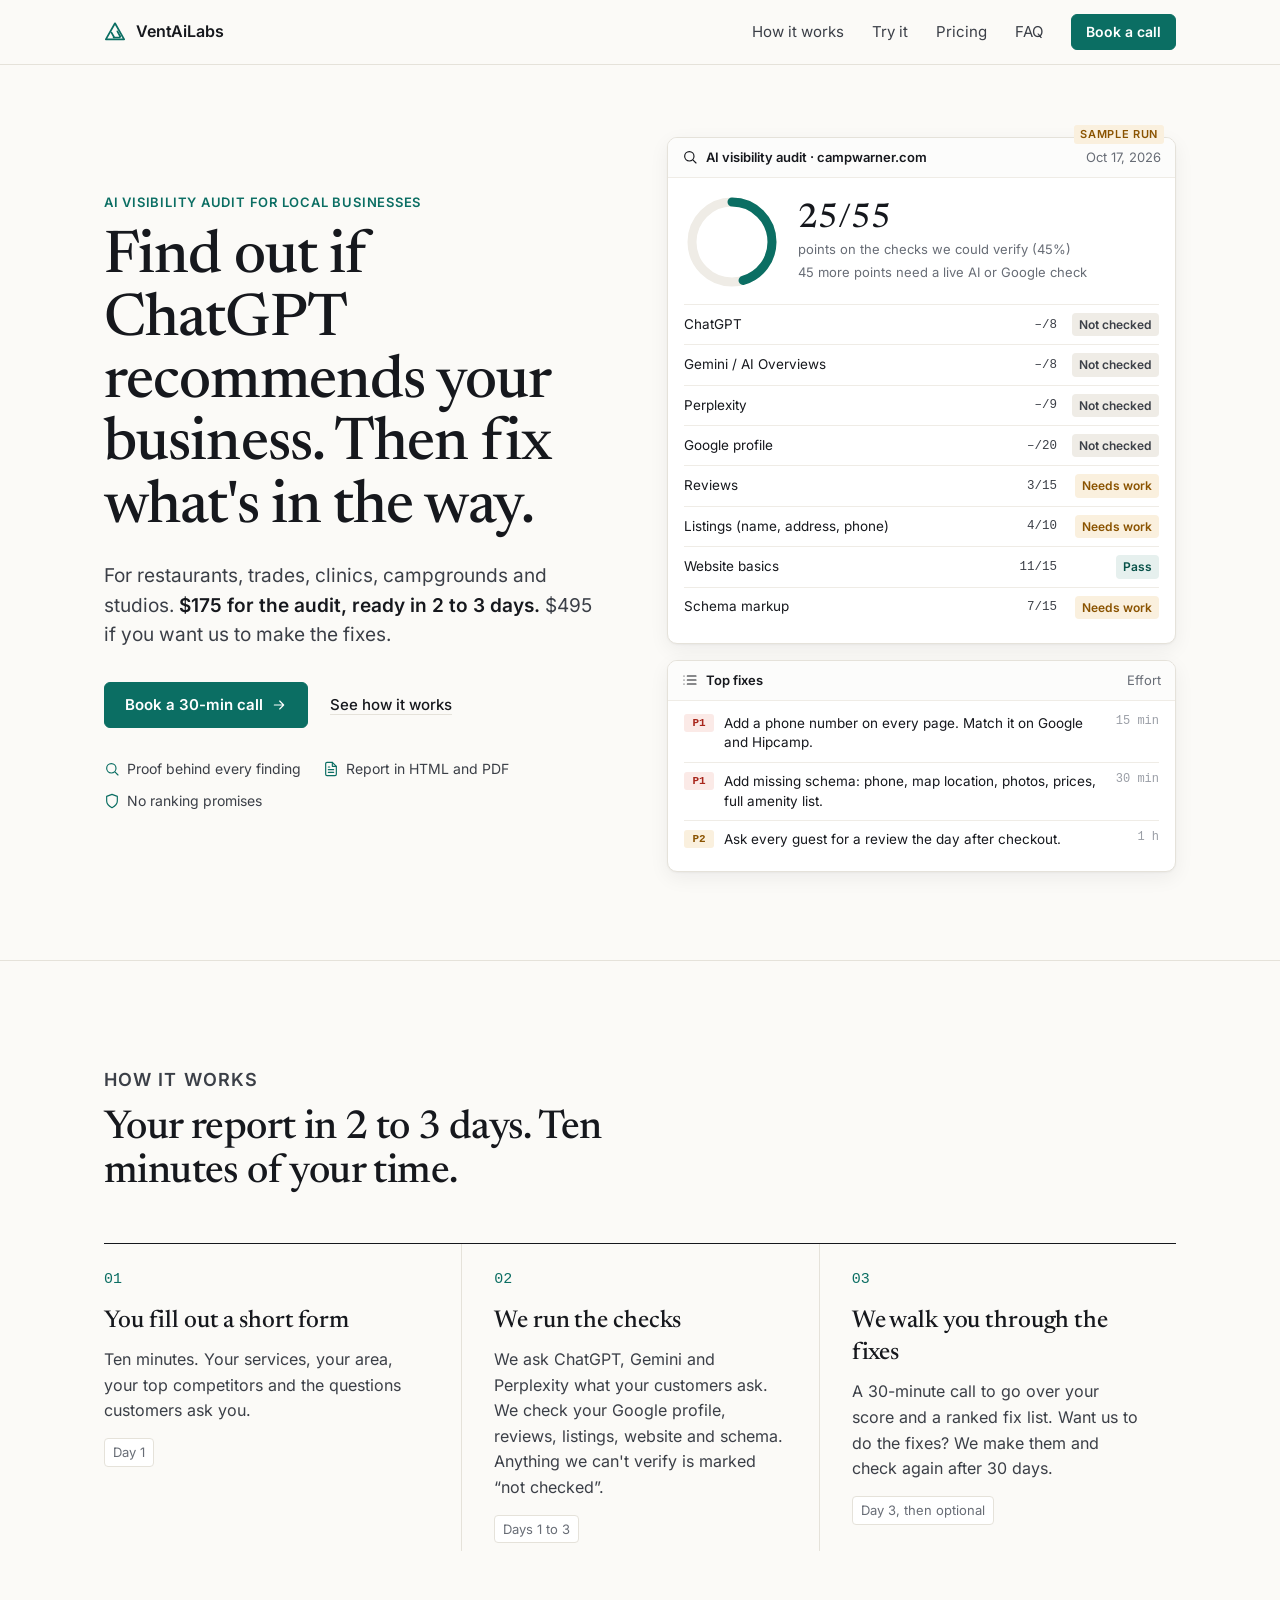
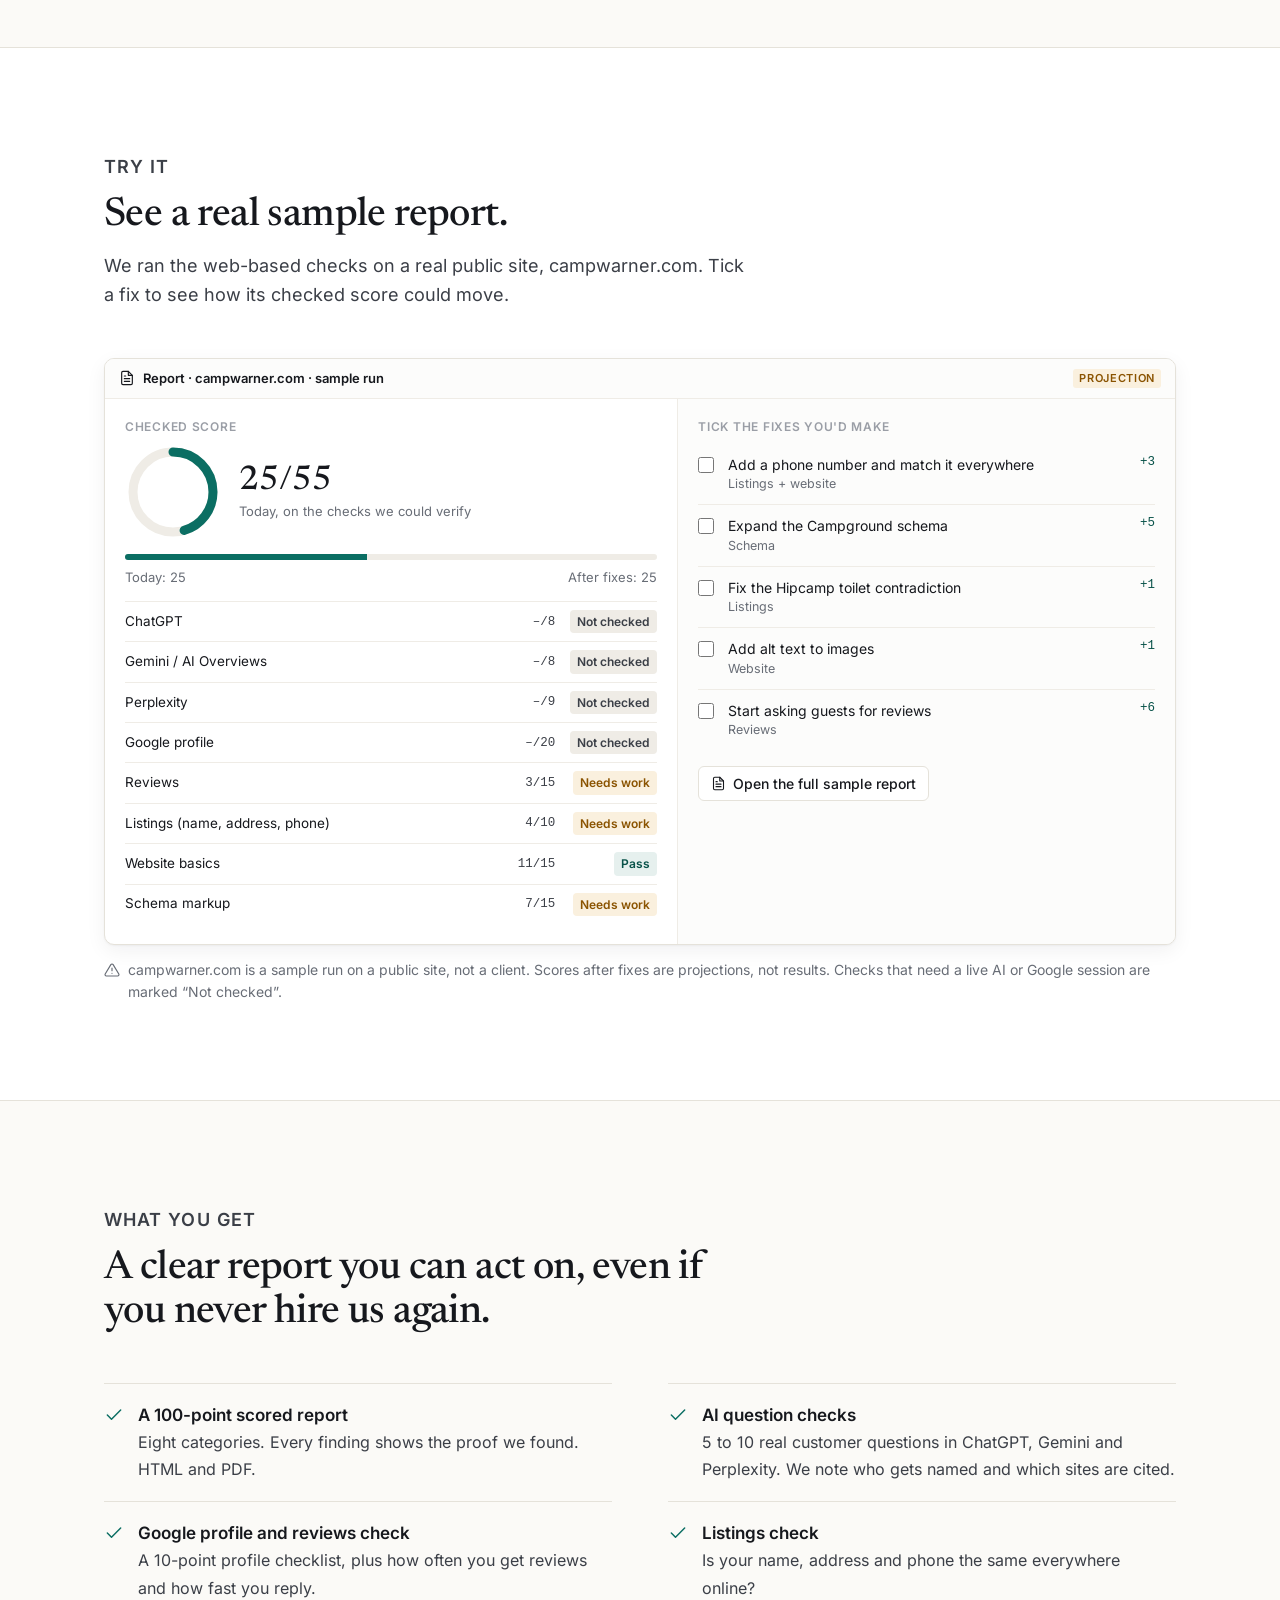
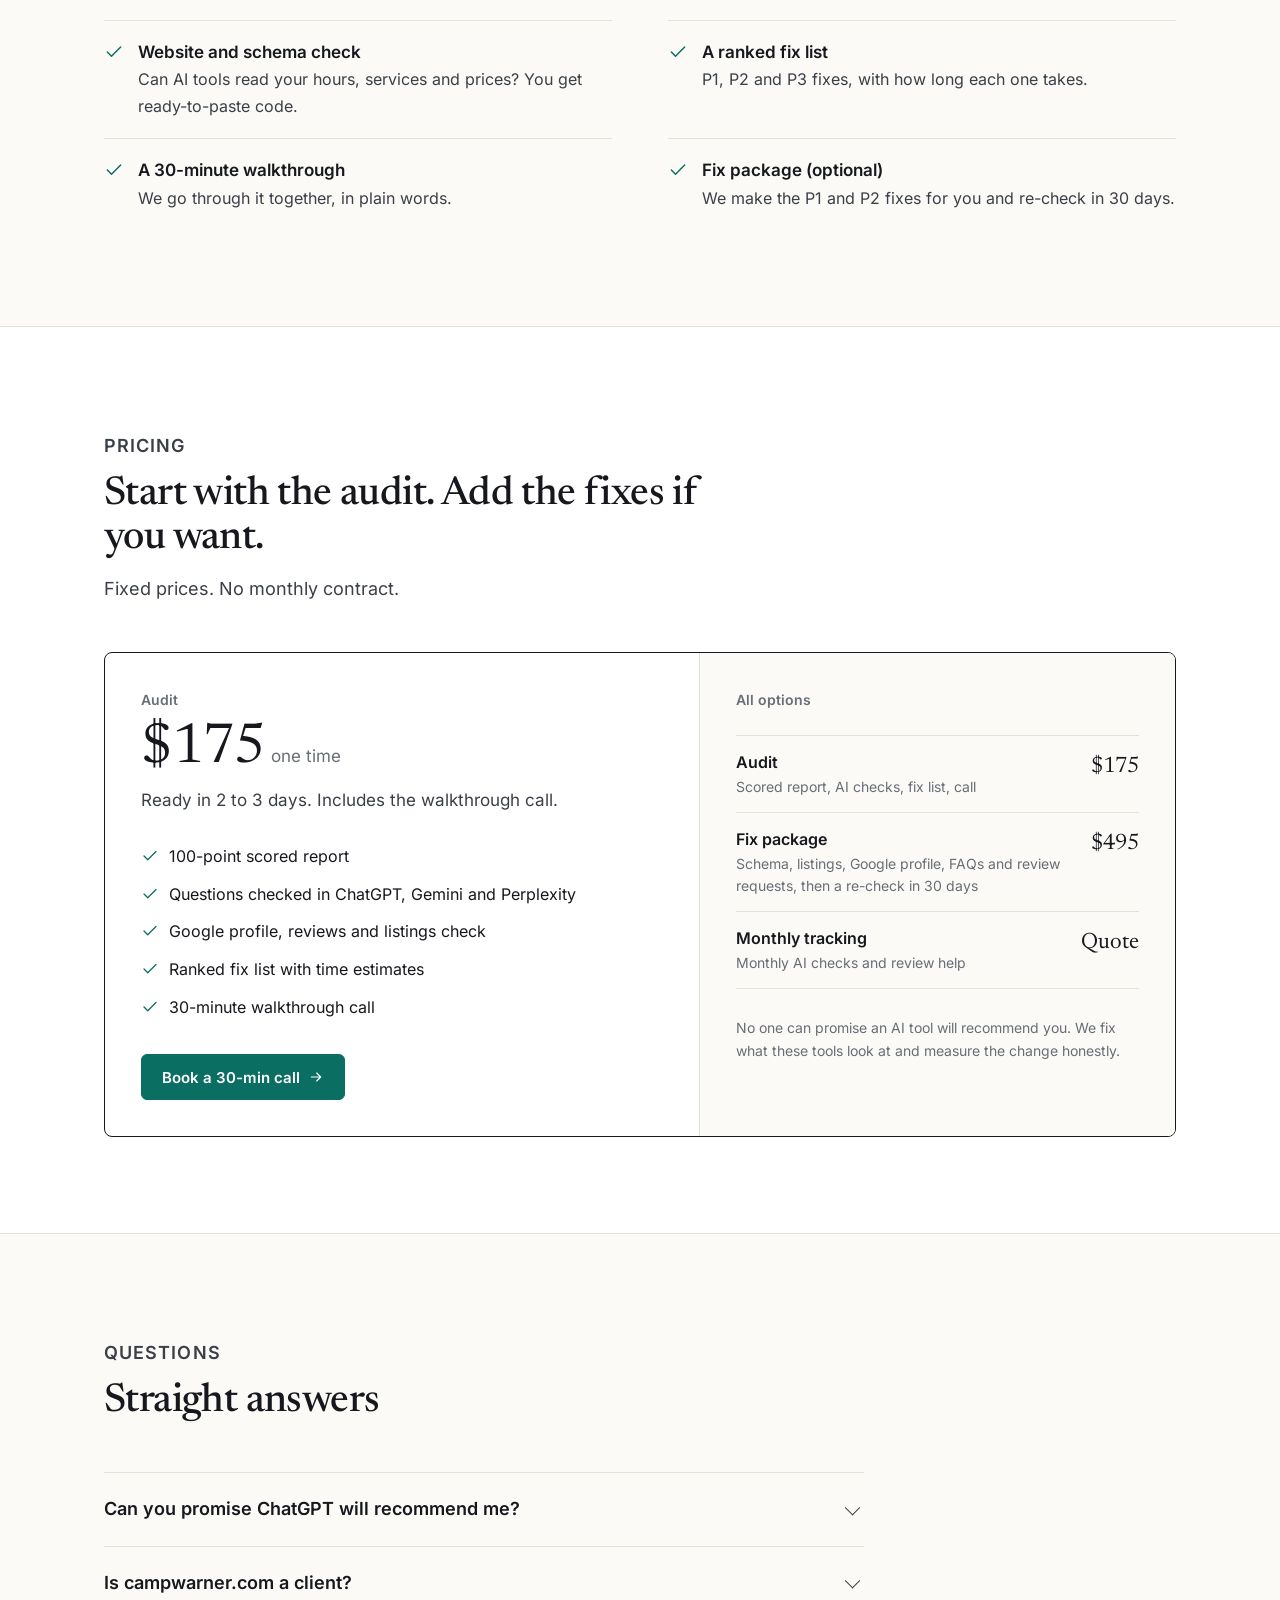
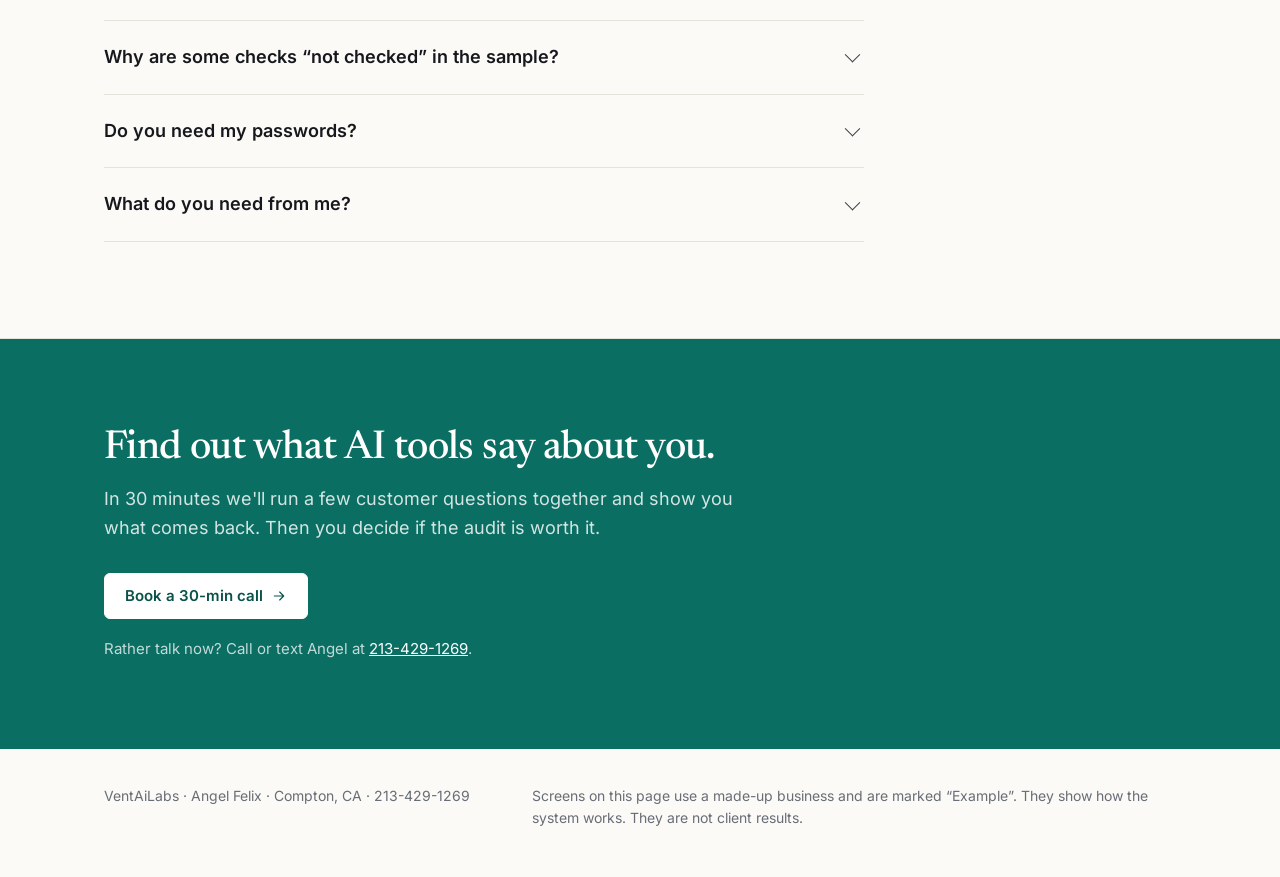
<file: ai-visibility-audit/index.html>
<!doctype html>
<html lang="en">
<head>
<meta charset="utf-8">
<meta name="viewport" content="width=device-width,initial-scale=1">
<title>AI Visibility Audit + Fix | VentAiLabs</title>
<meta name="description" content="Find out if ChatGPT, Gemini and Perplexity recommend your business, then fix what&#x27;s in the way. $175 audit in 2-3 days. $495 fix package.">
<link rel="stylesheet" href="site.css">
<style>
.hv{display:grid;gap:16px}
.score{display:flex;gap:18px;align-items:center}
.ring{width:96px;height:96px;flex:none}
.ring circle{fill:none;stroke-width:9}
.score b{font-family:var(--serif);font-weight:500;font-size:34px;line-height:1;display:block}
.score small{color:var(--muted);font-size:13px;display:block;margin-top:4px}
.cats{list-style:none;margin:14px 0 0;padding:0}
.cats li{display:grid;grid-template-columns:minmax(0,1fr) 54px 92px;gap:10px;align-items:center;padding:8px 0;border-top:1px solid var(--line2);font-size:13.5px}
.cats .pts{font:12.5px var(--mono);color:var(--ink2);text-align:right}
.cats .tag{justify-self:end}
.fixl{list-style:none;margin:0;padding:4px 16px 12px}
.fixl li{display:grid;grid-template-columns:30px minmax(0,1fr) auto;gap:10px;padding:9px 0;border-top:1px solid var(--line2);font-size:13.5px;align-items:start}
.fixl li:first-child{border-top:0}
.fixl .pr{font:600 11px var(--mono);color:var(--red);background:var(--red-bg);border-radius:3px;padding:3px 5px;text-align:center}
.fixl .pr.p2{color:var(--amber);background:var(--amber-bg)}
.fixl time{font:12px var(--mono);color:var(--faint);white-space:nowrap}
/* preview */
.aud{display:grid;grid-template-columns:minmax(0,1.15fr) minmax(0,1fr)}
.aud>div{padding:20px}
.aud>div+div{border-left:1px solid var(--line2);background:#FCFCFB}
.aud h5{margin:0 0 10px;font:600 12px var(--sans);letter-spacing:.06em;text-transform:uppercase;color:var(--faint)}
.bar{height:6px;background:var(--line2);border-radius:3px;margin-top:14px;overflow:hidden}
.bar i{display:block;height:100%;background:var(--brand);transition:width .4s}
.proj{display:flex;justify-content:space-between;font-size:13px;color:var(--muted);margin-top:8px}
#fx label{display:grid;grid-template-columns:20px minmax(0,1fr) auto;gap:10px;align-items:start;padding:11px 0;border-top:1px solid var(--line2);font-size:14px;cursor:pointer}
#fx label:first-of-type{border-top:0}
#fx input{width:16px;height:16px;margin:2px 0 0;accent-color:var(--brand)}
#fx .pts{font:12.5px var(--mono);color:var(--brand-dk)}
#fx small{display:block;color:var(--muted);font-size:12.5px}
.aud .more{margin-top:16px;display:inline-flex}
@media (max-width:860px){.aud{grid-template-columns:minmax(0,1fr)}.aud>div+div{border-left:0;border-top:1px solid var(--line2)}}
@media (max-width:420px){.cats li{grid-template-columns:minmax(0,1fr) 46px 84px;gap:6px;font-size:13px}}
</style>
</head>
<body>
<header class="nav"><div class="wrap">
  <a class="mark" href="#top"><svg viewBox="0 0 24 24" aria-hidden="true" fill="none" stroke="#0B6E63" stroke-width="1.9" stroke-linecap="round" stroke-linejoin="round"><path d="M12 2.5 22 20H2z"/><path d="M8.2 12.6 11.2 18M10.5 18h6.2M14.6 11.3l3.3 5.9"/></svg>VentAiLabs</a>
  <nav aria-label="Page"><a href="#how">How it works</a><a href="#try">Try it</a><a href="#pricing">Pricing</a><a href="#faq">FAQ</a><a class="btn small" href="https://calendly.com/ventailabs-marketing/30min" target="_blank" rel="noopener">Book a call</a></nav>
</div></header>
<main id="top">
<section class="hero"><div class="wrap">
  <div>
    <p class="kicker">AI visibility audit for local businesses</p>
    <h1>Find out if ChatGPT recommends your business. Then fix what's in the way.</h1>
    <p class="lede">For restaurants, trades, clinics, campgrounds and studios. <b>$175 for the audit, ready in 2 to 3 days.</b> $495 if you want us to make the fixes.</p>
    <div class="actions"><a class="btn" href="https://calendly.com/ventailabs-marketing/30min" target="_blank" rel="noopener">Book a 30-min call<svg class="ic" viewBox="0 0 24 24" aria-hidden="true"><path d="M5 12h14M13 6l6 6-6 6"/></svg></a><a class="textlink" href="#try">See how it works</a></div>
    <ul class="facts"><li><svg class="ic" viewBox="0 0 24 24" aria-hidden="true"><circle cx="11" cy="11" r="7"/><path d="m21 21-4.3-4.3"/></svg>Proof behind every finding</li><li><svg class="ic" viewBox="0 0 24 24" aria-hidden="true"><path d="M14 2H6a2 2 0 0 0-2 2v16a2 2 0 0 0 2 2h12a2 2 0 0 0 2-2V8z"/><path d="M14 2v6h6M16 13H8M16 17H8M10 9H8"/></svg>Report in HTML and PDF</li><li><svg class="ic" viewBox="0 0 24 24" aria-hidden="true"><path d="M12 22s8-4 8-10V5l-8-3-8 3v7c0 6 8 10 8 10z"/></svg>No ranking promises</li></ul>
  </div>
  <div class="stack" aria-label="Example of the product"><span class="ex corner">Sample run</span>
<div class="hv">
 <div class="app">
  <div class="app-bar"><div class="t"><svg class="ic sm" viewBox="0 0 24 24" aria-hidden="true"><circle cx="11" cy="11" r="7"/><path d="m21 21-4.3-4.3"/></svg><span>AI visibility audit · campwarner.com</span></div><span>Oct 17, 2026</span></div>
  <div class="app-body">
   <div class="score"><svg class="ring" viewBox="0 0 96 96" aria-hidden="true"><circle cx="48" cy="48" r="40" stroke="#EFECE6"/><circle id="ringh" cx="48" cy="48" r="40" stroke="#0B6E63" stroke-linecap="round" stroke-dasharray="114.2 251.3" transform="rotate(-90 48 48)"/></svg><div><b>25/55</b><small>points on the checks we could verify (45%)</small><small>45 more points need a live AI or Google check</small></div></div>
   <ul class="cats"><li><span>ChatGPT</span><span class="pts">–/8</span><span class="tag ">Not checked</span></li><li><span>Gemini / AI Overviews</span><span class="pts">–/8</span><span class="tag ">Not checked</span></li><li><span>Perplexity</span><span class="pts">–/9</span><span class="tag ">Not checked</span></li><li><span>Google profile</span><span class="pts">–/20</span><span class="tag ">Not checked</span></li><li><span>Reviews</span><span class="pts">3/15</span><span class="tag a">Needs work</span></li><li><span>Listings (name, address, phone)</span><span class="pts">4/10</span><span class="tag a">Needs work</span></li><li><span>Website basics</span><span class="pts">11/15</span><span class="tag g">Pass</span></li><li><span>Schema markup</span><span class="pts">7/15</span><span class="tag a">Needs work</span></li></ul>
  </div>
 </div>
 <div class="app">
  <div class="app-bar"><div class="t"><svg class="ic sm" viewBox="0 0 24 24" aria-hidden="true"><path d="M8 6h13M8 12h13M8 18h13M3 6h.01M3 12h.01M3 18h.01"/></svg><span>Top fixes</span></div><span>Effort</span></div>
  <ol class="fixl">
   <li><span class="pr">P1</span><span>Add a phone number on every page. Match it on Google and Hipcamp.</span><time>15 min</time></li>
   <li><span class="pr">P1</span><span>Add missing schema: phone, map location, photos, prices, full amenity list.</span><time>30 min</time></li>
   <li><span class="pr p2">P2</span><span>Ask every guest for a review the day after checkout.</span><time>1 h</time></li>
  </ol>
 </div>
</div></div>
</div></section>

<section class="sec" id="how"><div class="wrap">
  <div class="sec-head"><p class="kicker">How it works</p><h2>Your report in 2 to 3 days. Ten minutes of your time.</h2></div>
  <ol class="steps"><li><span class="n">01</span><h3>You fill out a short form</h3><p>Ten minutes. Your services, your area, your top competitors and the questions customers ask you.</p><span class="when">Day 1</span></li><li><span class="n">02</span><h3>We run the checks</h3><p>We ask ChatGPT, Gemini and Perplexity what your customers ask. We check your Google profile, reviews, listings, website and schema. Anything we can't verify is marked “not checked”.</p><span class="when">Days 1 to 3</span></li><li><span class="n">03</span><h3>We walk you through the fixes</h3><p>A 30-minute call to go over your score and a ranked fix list. Want us to do the fixes? We make them and check again after 30 days.</p><span class="when">Day 3, then optional</span></li></ol>
</div></section>

<section class="sec alt" id="try"><div class="wrap">
  <div class="sec-head"><p class="kicker">Try it</p><h2>See a real sample report.</h2><p>We ran the web-based checks on a real public site, campwarner.com. Tick a fix to see how its checked score could move.</p></div>
  <div class="app">
 <div class="app-bar"><div class="t"><svg class="ic sm" viewBox="0 0 24 24" aria-hidden="true"><path d="M14 2H6a2 2 0 0 0-2 2v16a2 2 0 0 0 2 2h12a2 2 0 0 0 2-2V8z"/><path d="M14 2v6h6M16 13H8M16 17H8M10 9H8"/></svg><span>Report · campwarner.com · sample run</span></div><span class="ex">Projection</span></div>
 <div class="aud">
  <div>
   <h5>Checked score</h5>
   <div class="score"><svg class="ring" viewBox="0 0 96 96" aria-hidden="true"><circle cx="48" cy="48" r="40" stroke="#EFECE6"/><circle id="ringv" cx="48" cy="48" r="40" stroke="#0B6E63" stroke-linecap="round" stroke-dasharray="114.2 251.3" transform="rotate(-90 48 48)"/></svg><div><b id="sc">25/55</b><small id="sc-note">Today, on the checks we could verify</small></div></div>
   <div class="bar"><i id="bar" style="width:45.5%"></i></div>
   <div class="proj"><span>Today: 25</span><span id="proj">After fixes: 25</span></div>
   <ul class="cats"><li><span>ChatGPT</span><span class="pts">–/8</span><span class="tag ">Not checked</span></li><li><span>Gemini / AI Overviews</span><span class="pts">–/8</span><span class="tag ">Not checked</span></li><li><span>Perplexity</span><span class="pts">–/9</span><span class="tag ">Not checked</span></li><li><span>Google profile</span><span class="pts">–/20</span><span class="tag ">Not checked</span></li><li><span>Reviews</span><span class="pts">3/15</span><span class="tag a">Needs work</span></li><li><span>Listings (name, address, phone)</span><span class="pts">4/10</span><span class="tag a">Needs work</span></li><li><span>Website basics</span><span class="pts">11/15</span><span class="tag g">Pass</span></li><li><span>Schema markup</span><span class="pts">7/15</span><span class="tag a">Needs work</span></li></ul>
  </div>
  <div>
   <h5>Tick the fixes you'd make</h5>
   <div id="fx"><label><input type="checkbox" data-p="3"><span>Add a phone number and match it everywhere<small>Listings + website</small></span><span class="pts">+3</span></label><label><input type="checkbox" data-p="5"><span>Expand the Campground schema<small>Schema</small></span><span class="pts">+5</span></label><label><input type="checkbox" data-p="1"><span>Fix the Hipcamp toilet contradiction<small>Listings</small></span><span class="pts">+1</span></label><label><input type="checkbox" data-p="1"><span>Add alt text to images<small>Website</small></span><span class="pts">+1</span></label><label><input type="checkbox" data-p="6"><span>Start asking guests for reviews<small>Reviews</small></span><span class="pts">+6</span></label></div>
   <a class="ctl more" href="audit-sample-campwarner.html"><svg class="ic" viewBox="0 0 24 24" aria-hidden="true"><path d="M14 2H6a2 2 0 0 0-2 2v16a2 2 0 0 0 2 2h12a2 2 0 0 0 2-2V8z"/><path d="M14 2v6h6M16 13H8M16 17H8M10 9H8"/></svg>Open the full sample report</a>
  </div>
 </div>
</div>
<script>
(function(){const base=25,mx=55,C=251.3;
document.querySelectorAll('#fx input').forEach(i=>i.onchange=()=>{let s=base;document.querySelectorAll('#fx input:checked').forEach(c=>s+=+c.dataset.p);s=Math.min(s,mx);
document.getElementById('sc').textContent=s+'/'+mx;document.getElementById('bar').style.width=(100*s/mx)+'%';document.getElementById('proj').textContent='After fixes: '+s+' (projected)';
document.getElementById('sc-note').textContent=s>base?'Projected, if these fixes are made':'Today, on the checks we could verify';
document.getElementById('ringv').setAttribute('stroke-dasharray',(C*s/mx).toFixed(1)+' '+C)})})();
</script>
  <p class="preview-note"><svg class="ic" viewBox="0 0 24 24" aria-hidden="true"><path d="M10.3 3.9 1.8 18a2 2 0 0 0 1.7 3h17a2 2 0 0 0 1.7-3L13.7 3.9a2 2 0 0 0-3.4 0z"/><path d="M12 9v4M12 17h.01"/></svg><span>campwarner.com is a sample run on a public site, not a client. Scores after fixes are projections, not results. Checks that need a live AI or Google session are marked “Not checked”.</span></p>
</div></section>

<section class="sec" id="get"><div class="wrap">
  <div class="sec-head"><p class="kicker">What you get</p><h2>A clear report you can act on, even if you never hire us again.</h2></div>
  <ul class="get"><li><svg class="ic" viewBox="0 0 24 24" aria-hidden="true"><path d="M20 6 9 17l-5-5"/></svg><div><b>A 100-point scored report</b><span>Eight categories. Every finding shows the proof we found. HTML and PDF.</span></div></li><li><svg class="ic" viewBox="0 0 24 24" aria-hidden="true"><path d="M20 6 9 17l-5-5"/></svg><div><b>AI question checks</b><span>5 to 10 real customer questions in ChatGPT, Gemini and Perplexity. We note who gets named and which sites are cited.</span></div></li><li><svg class="ic" viewBox="0 0 24 24" aria-hidden="true"><path d="M20 6 9 17l-5-5"/></svg><div><b>Google profile and reviews check</b><span>A 10-point profile checklist, plus how often you get reviews and how fast you reply.</span></div></li><li><svg class="ic" viewBox="0 0 24 24" aria-hidden="true"><path d="M20 6 9 17l-5-5"/></svg><div><b>Listings check</b><span>Is your name, address and phone the same everywhere online?</span></div></li><li><svg class="ic" viewBox="0 0 24 24" aria-hidden="true"><path d="M20 6 9 17l-5-5"/></svg><div><b>Website and schema check</b><span>Can AI tools read your hours, services and prices? You get ready-to-paste code.</span></div></li><li><svg class="ic" viewBox="0 0 24 24" aria-hidden="true"><path d="M20 6 9 17l-5-5"/></svg><div><b>A ranked fix list</b><span>P1, P2 and P3 fixes, with how long each one takes.</span></div></li><li><svg class="ic" viewBox="0 0 24 24" aria-hidden="true"><path d="M20 6 9 17l-5-5"/></svg><div><b>A 30-minute walkthrough</b><span>We go through it together, in plain words.</span></div></li><li><svg class="ic" viewBox="0 0 24 24" aria-hidden="true"><path d="M20 6 9 17l-5-5"/></svg><div><b>Fix package (optional)</b><span>We make the P1 and P2 fixes for you and re-check in 30 days.</span></div></li></ul>
</div></section>

<section class="sec alt" id="pricing"><div class="wrap">
  <div class="sec-head"><p class="kicker">Pricing</p><h2>Start with the audit. Add the fixes if you want.</h2><p>Fixed prices. No monthly contract.</p></div>
  <div class="price">
    <div><p class="label">Audit</p><div class="amt">$175<small>one time</small></div><p class="then">Ready in 2 to 3 days. Includes the walkthrough call.</p><ul><li><svg class="ic" viewBox="0 0 24 24" aria-hidden="true"><path d="M20 6 9 17l-5-5"/></svg><span>100-point scored report</span></li><li><svg class="ic" viewBox="0 0 24 24" aria-hidden="true"><path d="M20 6 9 17l-5-5"/></svg><span>Questions checked in ChatGPT, Gemini and Perplexity</span></li><li><svg class="ic" viewBox="0 0 24 24" aria-hidden="true"><path d="M20 6 9 17l-5-5"/></svg><span>Google profile, reviews and listings check</span></li><li><svg class="ic" viewBox="0 0 24 24" aria-hidden="true"><path d="M20 6 9 17l-5-5"/></svg><span>Ranked fix list with time estimates</span></li><li><svg class="ic" viewBox="0 0 24 24" aria-hidden="true"><path d="M20 6 9 17l-5-5"/></svg><span>30-minute walkthrough call</span></li></ul><a class="btn" href="https://calendly.com/ventailabs-marketing/30min" target="_blank" rel="noopener">Book a 30-min call<svg class="ic" viewBox="0 0 24 24" aria-hidden="true"><path d="M5 12h14M13 6l6 6-6 6"/></svg></a></div>
    <div><p class="label">All options</p><ul class="tiers"><li><div><b>Audit</b><small>Scored report, AI checks, fix list, call</small></div><span class="p">$175</span></li><li><div><b>Fix package</b><small>Schema, listings, Google profile, FAQs and review requests, then a re-check in 30 days</small></div><span class="p">$495</span></li><li><div><b>Monthly tracking</b><small>Monthly AI checks and review help</small></div><span class="p">Quote</span></li></ul><p class="note">No one can promise an AI tool will recommend you. We fix what these tools look at and measure the change honestly.</p></div>
  </div>
</div></section>

<section class="sec" id="faq"><div class="wrap">
  <div class="sec-head"><p class="kicker">Questions</p><h2>Straight answers</h2></div>
  <div class="faq"><details><summary>Can you promise ChatGPT will recommend me?</summary><p>No. No one can. We fix what these tools look at, and we show you the before and after.</p></details><details><summary>Is campwarner.com a client?</summary><p>No. It's a sample run on a public website, to show you the report. Its score only counts what we could check from the web.</p></details><details><summary>Why are some checks “not checked” in the sample?</summary><p>Some checks need a live ChatGPT, Gemini or Google session. In a paid audit we run those. In the sample we didn't, so we don't guess a score.</p></details><details><summary>Do you need my passwords?</summary><p>Not for the audit. For the fix package, you add us as a manager on your Google profile and website. You can remove us anytime.</p></details><details><summary>What do you need from me?</summary><p>A 10-minute form. That's it for the audit.</p></details></div>
</div></section>

<section class="close"><div class="wrap">
  <h2>Find out what AI tools say about you.</h2>
  <p>In 30 minutes we'll run a few customer questions together and show you what comes back. Then you decide if the audit is worth it.</p>
  <a class="btn" href="https://calendly.com/ventailabs-marketing/30min" target="_blank" rel="noopener">Book a 30-min call<svg class="ic" viewBox="0 0 24 24" aria-hidden="true"><path d="M5 12h14M13 6l6 6-6 6"/></svg></a>
  <p class="alt">Rather talk now? Call or text Angel at <a href="tel:+12134291269">213-429-1269</a>.</p>
</div></section>
</main>
<footer><div class="wrap">
  <p>VentAiLabs · Angel Felix · Compton, CA · 213-429-1269</p>
  <p>Screens on this page use a made-up business and are marked “Example”. They show how the system works. They are not client results.</p>
</div></footer>
</body>
</html>
</file>
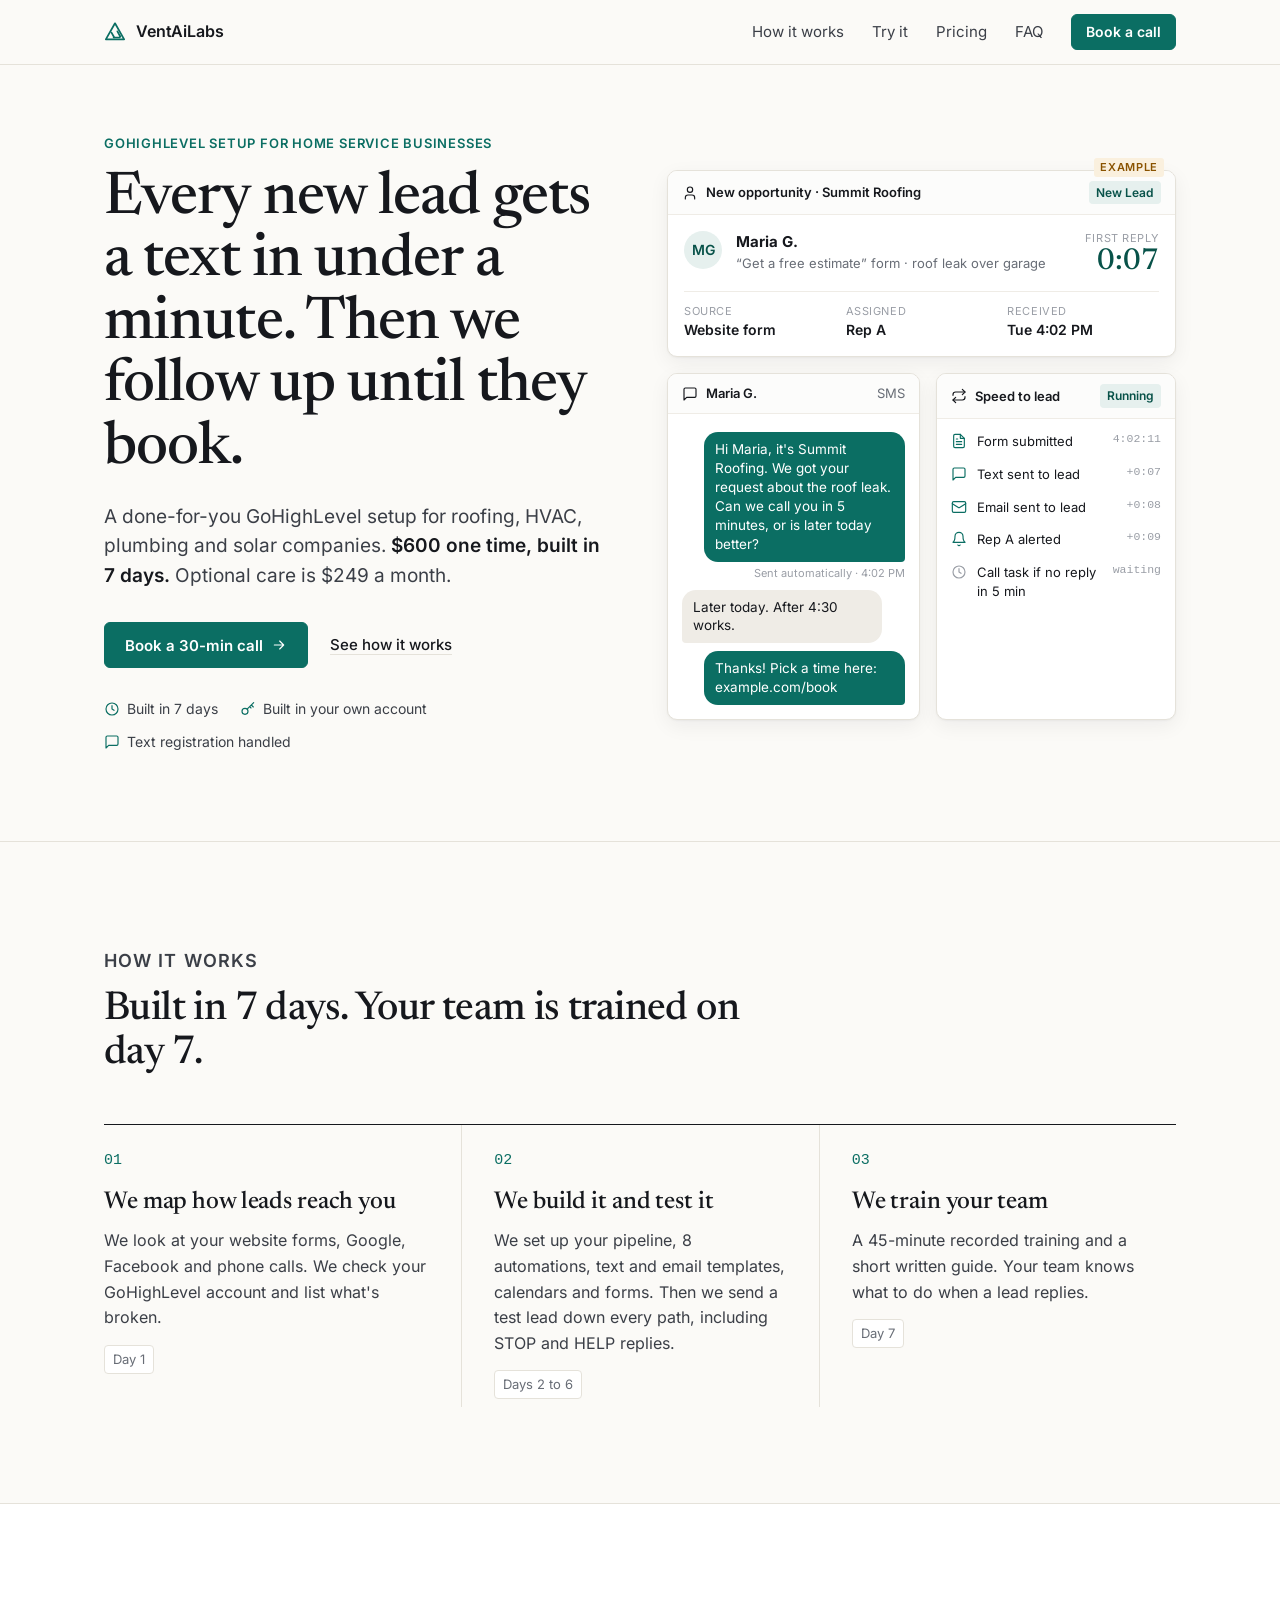
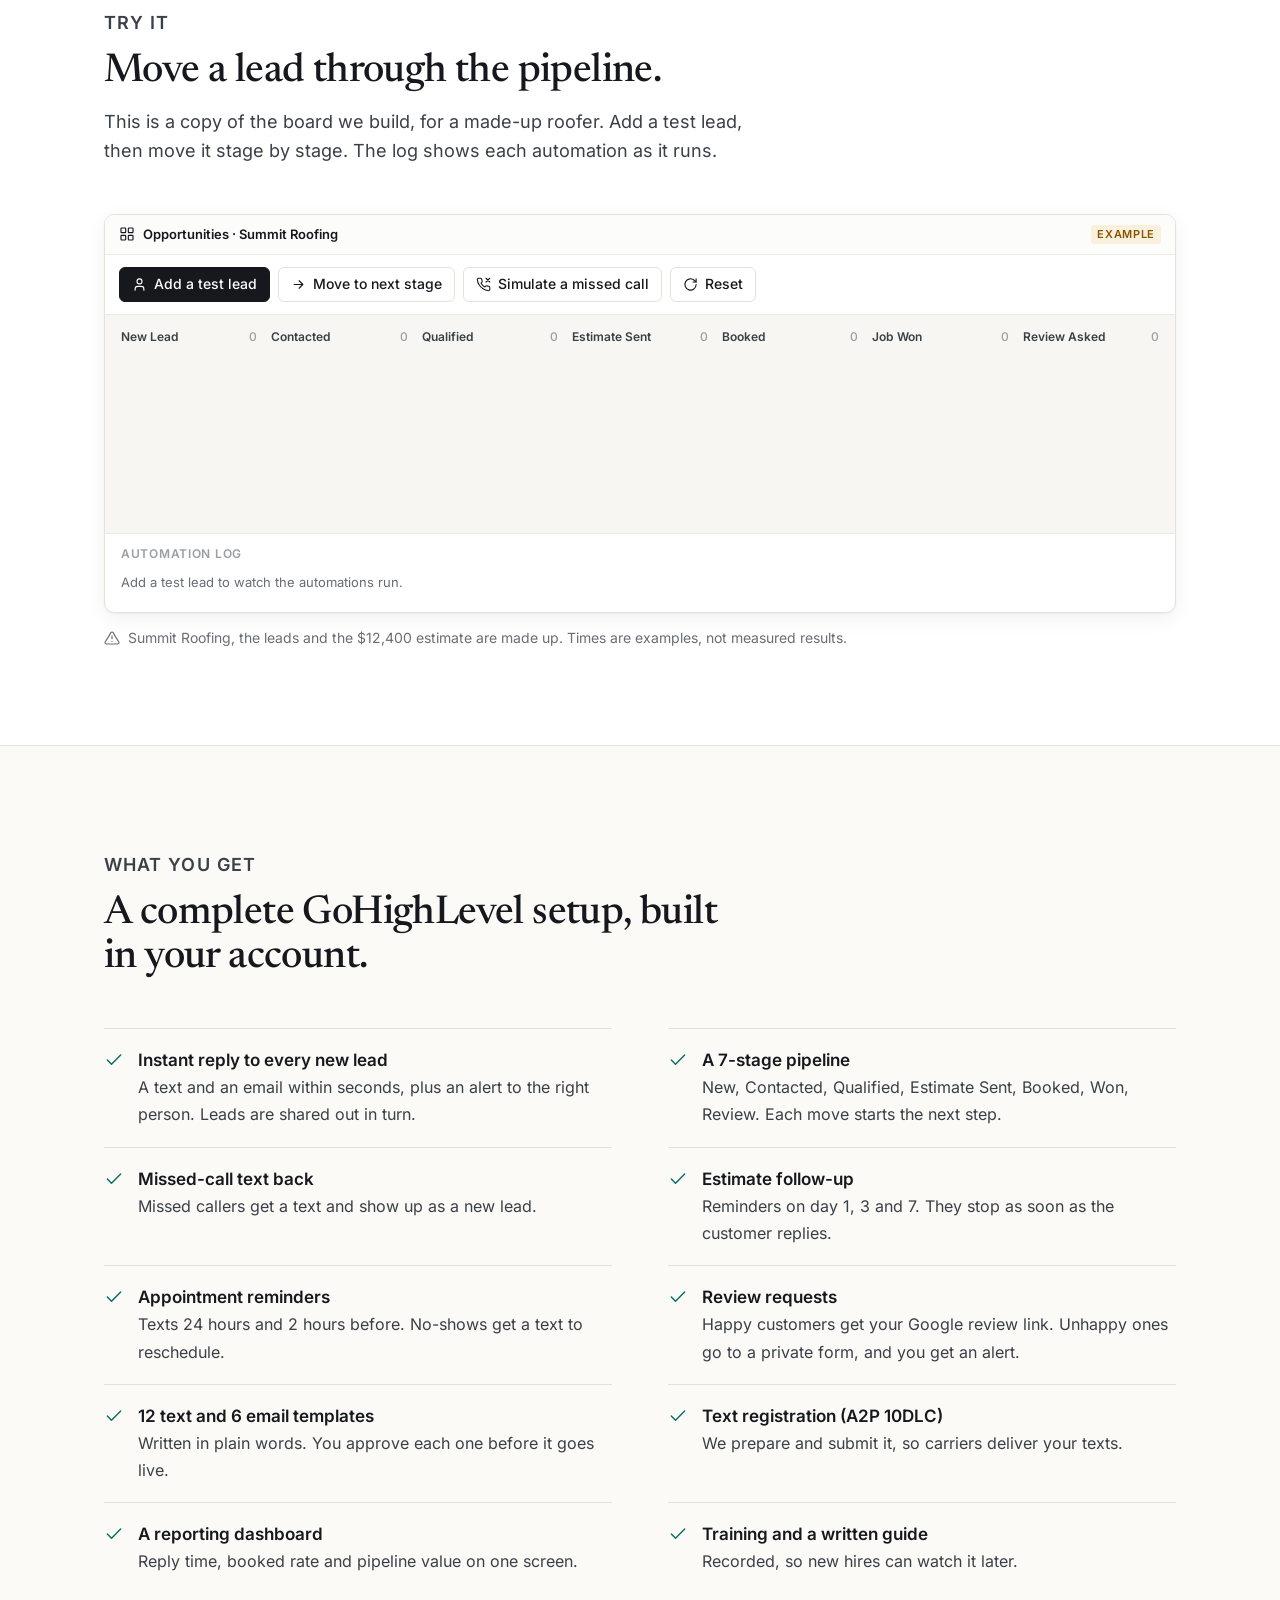
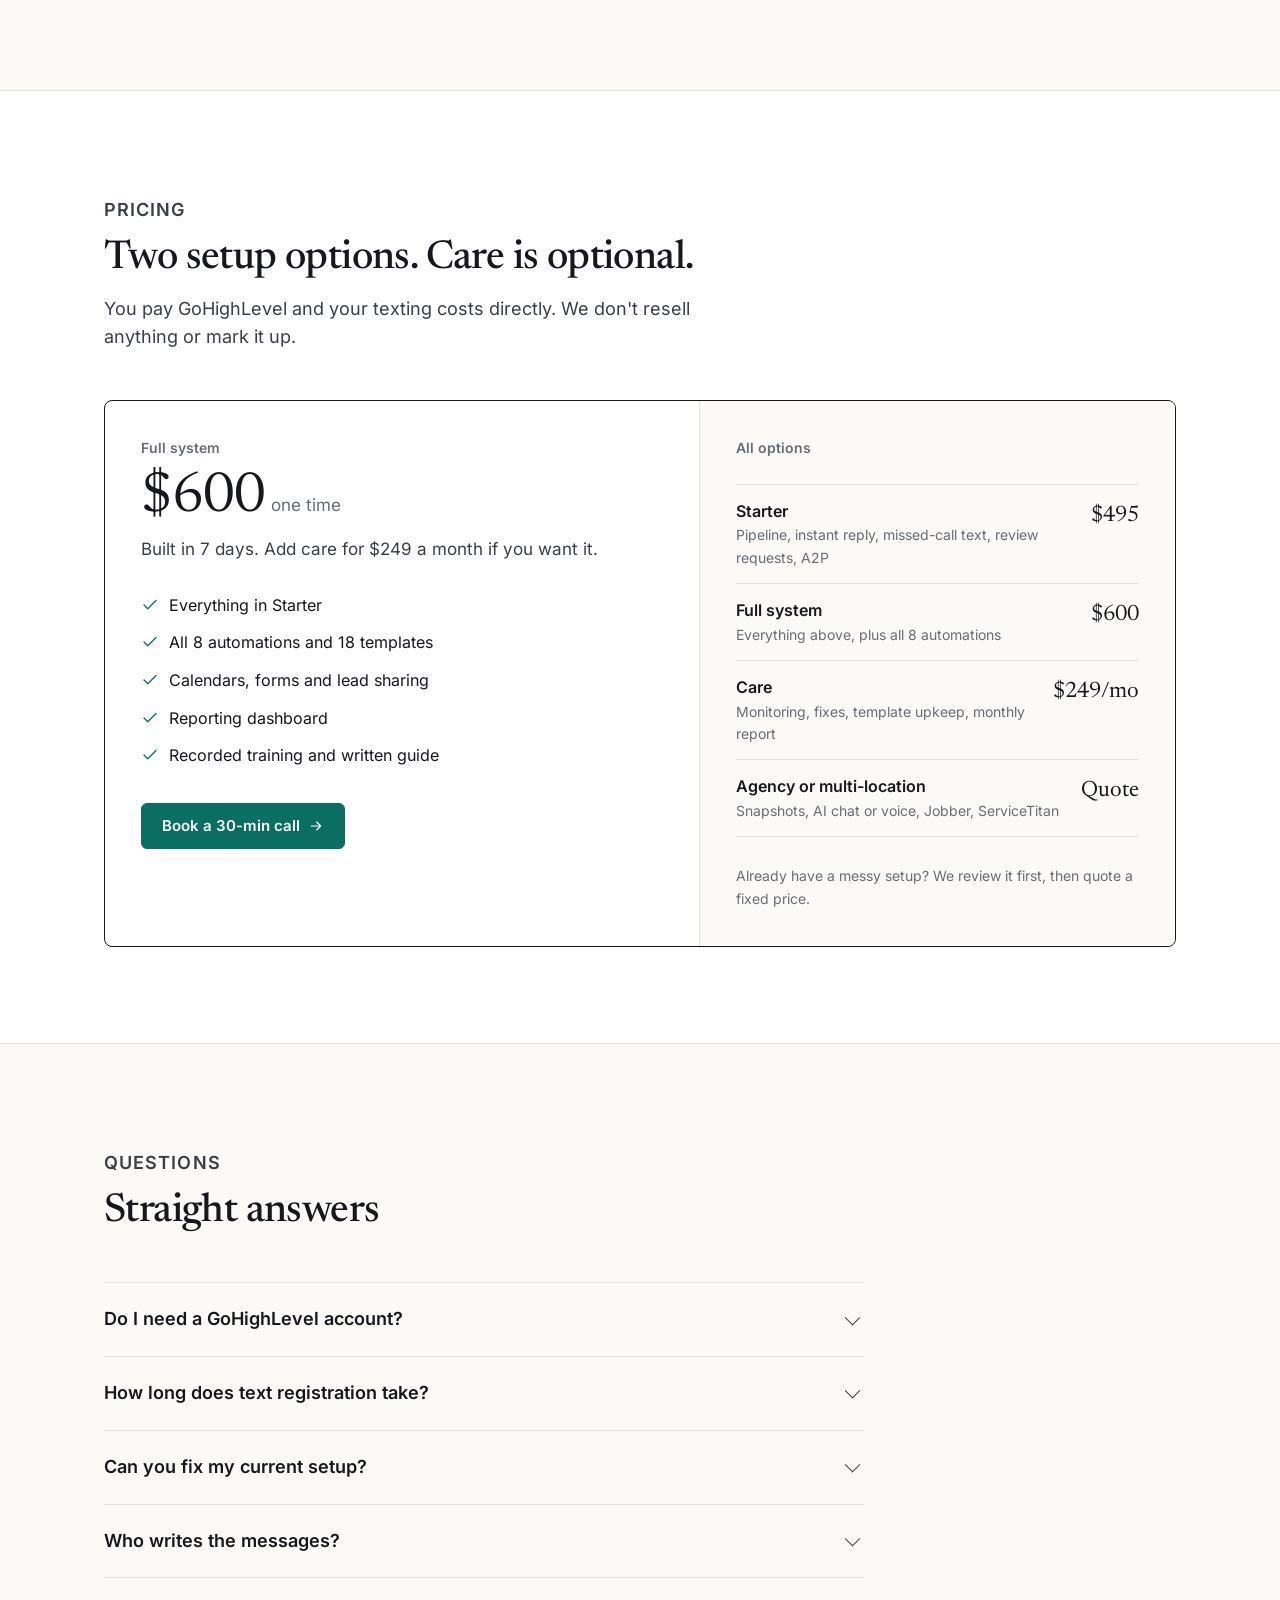
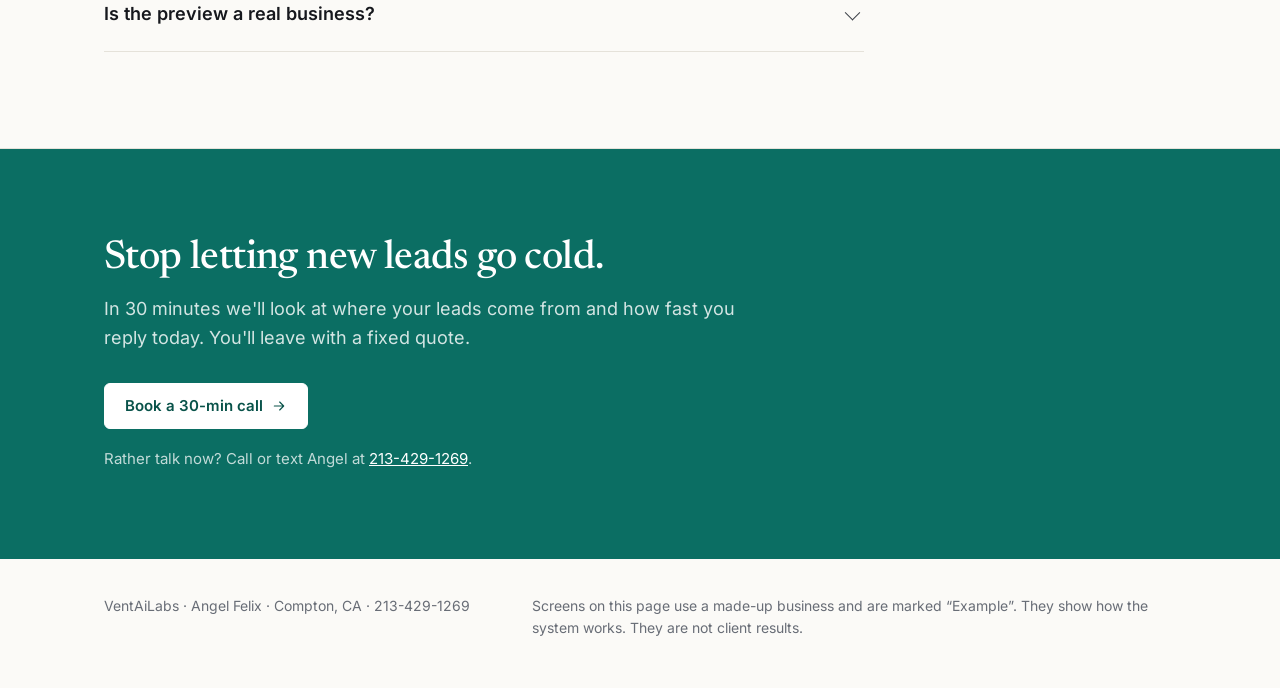
<file: ghl-speed-to-lead/index.html>
<!doctype html>
<html lang="en">
<head>
<meta charset="utf-8">
<meta name="viewport" content="width=device-width,initial-scale=1">
<title>GoHighLevel Speed-to-Lead Setup | VentAiLabs</title>
<meta name="description" content="Every new lead gets a text in under a minute, then follow-up until they book. Done-for-you GoHighLevel setup for home service businesses. $600, built in 7 days.">
<link rel="stylesheet" href="site.css">
<style>
.hv{display:grid;gap:16px}
.hv .row{display:grid;grid-template-columns:minmax(0,1.05fr) minmax(0,1fr);gap:16px}
.opp{display:flex;gap:14px;align-items:flex-start}
.av{width:38px;height:38px;border-radius:50%;background:var(--brand-tint);color:var(--brand-dk);display:grid;place-items:center;font-weight:600;font-size:14px;flex:none}
.opp b{display:block;font-size:15px}
.opp small{color:var(--muted);font-size:13px}
.kv{display:grid;grid-template-columns:repeat(3,minmax(0,1fr));gap:10px;margin-top:14px;padding-top:12px;border-top:1px solid var(--line2)}
.kv span{display:block;font-size:11px;color:var(--faint);text-transform:uppercase;letter-spacing:.05em}
.kv b{font-size:14px;font-weight:600}
.timer{margin-left:auto;text-align:right}
.timer span{display:block;font-size:11px;color:var(--faint);text-transform:uppercase;letter-spacing:.05em}
.timer b{font-family:var(--serif);font-weight:500;font-size:30px;line-height:1;color:var(--brand-dk)}
.bub{max-width:90%;padding:8px 11px;border-radius:14px;font-size:13.5px;line-height:1.4;margin-top:8px}
.bub.out{background:var(--brand);color:#fff;margin-left:auto;border-bottom-right-radius:4px}
.bub.in{background:var(--line2);border-bottom-left-radius:4px}
.bub-meta{font-size:11px;color:var(--faint);text-align:right;margin-top:4px}
.tl{list-style:none;margin:0;padding:6px 14px 14px}
.tl li{display:grid;grid-template-columns:18px minmax(0,1fr) auto;gap:8px;align-items:start;padding:7px 0;font-size:13px;position:relative}
.tl li .ic{width:16px;height:16px;color:var(--brand);margin-top:1px}
.tl li.wait .ic{color:var(--faint)}
.tl time{font:11.5px var(--mono);color:var(--faint)}
/* board */
.toolbar{display:flex;flex-wrap:wrap;gap:8px;padding:12px 14px;border-bottom:1px solid var(--line2)}
.board{display:grid;grid-template-columns:repeat(7,minmax(124px,1fr));gap:10px;padding:14px;overflow-x:auto;background:#F7F6F3}
.col{min-height:190px}
.col h4{margin:0 0 8px;font:600 12px/1.3 var(--sans);color:var(--ink2);display:flex;justify-content:space-between;gap:6px;padding:0 2px}
.col h4 span{color:var(--faint);font-weight:500}
.col .stack-c{display:flex;flex-direction:column;gap:8px}
.card-l{background:var(--white);border:1px solid var(--line);border-radius:6px;padding:9px 10px;font-size:12.5px;line-height:1.35;animation:in .25s ease-out}
.card-l.sel{border-color:var(--brand);box-shadow:0 0 0 2px var(--brand-tint)}
.card-l b{display:block;font-size:13px}
.card-l small{color:var(--muted);display:block}
.card-l .val{margin-top:6px;font:12px var(--mono);color:var(--ink2)}
@keyframes in{from{opacity:0;transform:translateY(4px)}}
.logwrap{border-top:1px solid var(--line2)}
.logwrap h5{margin:0;padding:12px 16px 4px;font:600 12px var(--sans);letter-spacing:.06em;text-transform:uppercase;color:var(--faint)}
#alog{list-style:none;margin:0;padding:0 16px 12px;max-height:260px;overflow-y:auto}
#alog li{display:grid;grid-template-columns:86px 22px minmax(0,1fr);gap:8px;padding:8px 0;border-top:1px solid var(--line2);font-size:13px;animation:in .2s ease-out}
#alog li:first-child{border-top:0}
#alog time{font:12px var(--mono);color:var(--faint)}
#alog .ic{width:16px;height:16px;color:var(--brand);margin-top:1px}
#alog li.stop .ic{color:var(--amber)}
#alog b{font-weight:600}
#alog .wf{font:11.5px var(--mono);color:var(--muted);margin-left:6px}
#alog .empty{display:block;color:var(--muted);border:0}
@media (max-width:760px){.board{grid-template-columns:minmax(0,1fr);gap:0;padding:6px 14px}.col{min-height:0;display:grid;grid-template-columns:104px minmax(0,1fr);gap:10px;padding:9px 0;border-top:1px solid var(--line)}.col:first-child{border-top:0}.col h4{margin:0;padding-top:2px}}
@media (max-width:560px){.hv .row{grid-template-columns:minmax(0,1fr)}.kv{grid-template-columns:repeat(2,minmax(0,1fr))}#alog li{grid-template-columns:64px 20px minmax(0,1fr)}}
</style>
</head>
<body>
<header class="nav"><div class="wrap">
  <a class="mark" href="#top"><svg viewBox="0 0 24 24" aria-hidden="true" fill="none" stroke="#0B6E63" stroke-width="1.9" stroke-linecap="round" stroke-linejoin="round"><path d="M12 2.5 22 20H2z"/><path d="M8.2 12.6 11.2 18M10.5 18h6.2M14.6 11.3l3.3 5.9"/></svg>VentAiLabs</a>
  <nav aria-label="Page"><a href="#how">How it works</a><a href="#try">Try it</a><a href="#pricing">Pricing</a><a href="#faq">FAQ</a><a class="btn small" href="https://calendly.com/ventailabs-marketing/30min" target="_blank" rel="noopener">Book a call</a></nav>
</div></header>
<main id="top">
<section class="hero"><div class="wrap">
  <div>
    <p class="kicker">GoHighLevel setup for home service businesses</p>
    <h1>Every new lead gets a text in under a minute. Then we follow up until they book.</h1>
    <p class="lede">A done-for-you GoHighLevel setup for roofing, HVAC, plumbing and solar companies. <b>$600 one time, built in 7 days.</b> Optional care is $249 a month.</p>
    <div class="actions"><a class="btn" href="https://calendly.com/ventailabs-marketing/30min" target="_blank" rel="noopener">Book a 30-min call<svg class="ic" viewBox="0 0 24 24" aria-hidden="true"><path d="M5 12h14M13 6l6 6-6 6"/></svg></a><a class="textlink" href="#try">See how it works</a></div>
    <ul class="facts"><li><svg class="ic" viewBox="0 0 24 24" aria-hidden="true"><circle cx="12" cy="12" r="9"/><path d="M12 7v5l3 2"/></svg>Built in 7 days</li><li><svg class="ic" viewBox="0 0 24 24" aria-hidden="true"><circle cx="7.5" cy="15.5" r="4.5"/><path d="m10.7 12.3 9.8-9.8M17 6l3 3M14.5 8.5l2 2"/></svg>Built in your own account</li><li><svg class="ic" viewBox="0 0 24 24" aria-hidden="true"><path d="M21 15a2 2 0 0 1-2 2H7l-4 4V5a2 2 0 0 1 2-2h14a2 2 0 0 1 2 2z"/></svg>Text registration handled</li></ul>
  </div>
  <div class="stack" aria-label="Example of the product"><span class="ex corner">Example</span>
<div class="hv">
 <div class="app">
  <div class="app-bar"><div class="t"><svg class="ic sm" viewBox="0 0 24 24" aria-hidden="true"><path d="M19 21v-2a4 4 0 0 0-4-4H9a4 4 0 0 0-4 4v2"/><circle cx="12" cy="7" r="4"/></svg><span>New opportunity · Summit Roofing</span></div><span class="tag g">New Lead</span></div>
  <div class="app-body">
   <div class="opp"><span class="av">MG</span><div><b>Maria G.</b><small>“Get a free estimate” form · roof leak over garage</small></div>
    <div class="timer"><span>First reply</span><b>0:07</b></div></div>
   <div class="kv"><div><span>Source</span><b>Website form</b></div><div><span>Assigned</span><b>Rep A</b></div><div><span>Received</span><b>Tue 4:02 PM</b></div></div>
  </div>
 </div>
 <div class="row">
  <div class="app">
   <div class="app-bar"><div class="t"><svg class="ic sm" viewBox="0 0 24 24" aria-hidden="true"><path d="M21 15a2 2 0 0 1-2 2H7l-4 4V5a2 2 0 0 1 2-2h14a2 2 0 0 1 2 2z"/></svg><span>Maria G.</span></div><span>SMS</span></div>
   <div class="app-body" style="padding:10px 14px 14px">
    <div class="bub out">Hi Maria, it's Summit Roofing. We got your request about the roof leak. Can we call you in 5 minutes, or is later today better?</div>
    <div class="bub-meta">Sent automatically · 4:02 PM</div>
    <div class="bub in">Later today. After 4:30 works.</div>
    <div class="bub out">Thanks! Pick a time here: example.com/book</div>
   </div>
  </div>
  <div class="app">
   <div class="app-bar"><div class="t"><svg class="ic sm" viewBox="0 0 24 24" aria-hidden="true"><path d="m17 2 4 4-4 4"/><path d="M3 11v-1a4 4 0 0 1 4-4h14"/><path d="m7 22-4-4 4-4"/><path d="M21 13v1a4 4 0 0 1-4 4H3"/></svg><span>Speed to lead</span></div><span class="tag g">Running</span></div>
   <ol class="tl">
    <li><svg class="ic" viewBox="0 0 24 24" aria-hidden="true"><path d="M14 2H6a2 2 0 0 0-2 2v16a2 2 0 0 0 2 2h12a2 2 0 0 0 2-2V8z"/><path d="M14 2v6h6M16 13H8M16 17H8M10 9H8"/></svg><span>Form submitted</span><time>4:02:11</time></li>
    <li><svg class="ic" viewBox="0 0 24 24" aria-hidden="true"><path d="M21 15a2 2 0 0 1-2 2H7l-4 4V5a2 2 0 0 1 2-2h14a2 2 0 0 1 2 2z"/></svg><span>Text sent to lead</span><time>+0:07</time></li>
    <li><svg class="ic" viewBox="0 0 24 24" aria-hidden="true"><rect x="2" y="4" width="20" height="16" rx="2"/><path d="m22 7-9 5.7a2 2 0 0 1-2 0L2 7"/></svg><span>Email sent to lead</span><time>+0:08</time></li>
    <li><svg class="ic" viewBox="0 0 24 24" aria-hidden="true"><path d="M6 8a6 6 0 0 1 12 0c0 7 3 9 3 9H3s3-2 3-9"/><path d="M10.3 21a2 2 0 0 0 3.4 0"/></svg><span>Rep A alerted</span><time>+0:09</time></li>
    <li class="wait"><svg class="ic" viewBox="0 0 24 24" aria-hidden="true"><circle cx="12" cy="12" r="9"/><path d="M12 7v5l3 2"/></svg><span>Call task if no reply in 5 min</span><time>waiting</time></li>
   </ol>
  </div>
 </div>
</div></div>
</div></section>

<section class="sec" id="how"><div class="wrap">
  <div class="sec-head"><p class="kicker">How it works</p><h2>Built in 7 days. Your team is trained on day 7.</h2></div>
  <ol class="steps"><li><span class="n">01</span><h3>We map how leads reach you</h3><p>We look at your website forms, Google, Facebook and phone calls. We check your GoHighLevel account and list what's broken.</p><span class="when">Day 1</span></li><li><span class="n">02</span><h3>We build it and test it</h3><p>We set up your pipeline, 8 automations, text and email templates, calendars and forms. Then we send a test lead down every path, including STOP and HELP replies.</p><span class="when">Days 2 to 6</span></li><li><span class="n">03</span><h3>We train your team</h3><p>A 45-minute recorded training and a short written guide. Your team knows what to do when a lead replies.</p><span class="when">Day 7</span></li></ol>
</div></section>

<section class="sec alt" id="try"><div class="wrap">
  <div class="sec-head"><p class="kicker">Try it</p><h2>Move a lead through the pipeline.</h2><p>This is a copy of the board we build, for a made-up roofer. Add a test lead, then move it stage by stage. The log shows each automation as it runs.</p></div>
  <div class="app">
 <div class="app-bar"><div class="t"><svg class="ic sm" viewBox="0 0 24 24" aria-hidden="true"><rect x="3" y="3" width="7" height="7" rx="1"/><rect x="14" y="3" width="7" height="7" rx="1"/><rect x="3" y="14" width="7" height="7" rx="1"/><rect x="14" y="14" width="7" height="7" rx="1"/></svg><span>Opportunities · Summit Roofing</span></div><span class="ex">Example</span></div>
 <div class="toolbar">
  <button class="ctl pri" id="g-new"><svg class="ic" viewBox="0 0 24 24" aria-hidden="true"><path d="M19 21v-2a4 4 0 0 0-4-4H9a4 4 0 0 0-4 4v2"/><circle cx="12" cy="7" r="4"/></svg>Add a test lead</button>
  <button class="ctl" id="g-adv"><svg class="ic" viewBox="0 0 24 24" aria-hidden="true"><path d="M5 12h14M13 6l6 6-6 6"/></svg>Move to next stage</button>
  <button class="ctl" id="g-miss"><svg class="ic" viewBox="0 0 24 24" aria-hidden="true"><path d="M22 16.9v3a2 2 0 0 1-2.2 2 19.8 19.8 0 0 1-8.6-3.1 19.5 19.5 0 0 1-6-6A19.8 19.8 0 0 1 2.1 4.2 2 2 0 0 1 4.1 2h3a2 2 0 0 1 2 1.7c.1 1 .4 1.9.7 2.8a2 2 0 0 1-.5 2.1L8.1 9.9a16 16 0 0 0 6 6l1.3-1.3a2 2 0 0 1 2.1-.4c.9.3 1.8.6 2.8.7a2 2 0 0 1 1.7 2z"/><path d="m16 2 6 6M22 2l-6 6"/></svg>Simulate a missed call</button>
  <button class="ctl" id="g-reset"><svg class="ic" viewBox="0 0 24 24" aria-hidden="true"><path d="M21 12a9 9 0 1 1-2.6-6.4L21 8"/><path d="M21 3v5h-5"/></svg>Reset</button>
 </div>
 <div class="board" id="kb"></div>
 <div class="logwrap"><h5>Automation log</h5><ol id="alog"><li class="empty">Add a test lead to watch the automations run.</li></ol></div>
</div>
<script>
(function(){
const IC={"message": "<svg class=\"ic\" viewBox=\"0 0 24 24\" aria-hidden=\"true\"><path d=\"M21 15a2 2 0 0 1-2 2H7l-4 4V5a2 2 0 0 1 2-2h14a2 2 0 0 1 2 2z\"/></svg>", "mail": "<svg class=\"ic\" viewBox=\"0 0 24 24\" aria-hidden=\"true\"><rect x=\"2\" y=\"4\" width=\"20\" height=\"16\" rx=\"2\"/><path d=\"m22 7-9 5.7a2 2 0 0 1-2 0L2 7\"/></svg>", "bell": "<svg class=\"ic\" viewBox=\"0 0 24 24\" aria-hidden=\"true\"><path d=\"M6 8a6 6 0 0 1 12 0c0 7 3 9 3 9H3s3-2 3-9\"/><path d=\"M10.3 21a2 2 0 0 0 3.4 0\"/></svg>", "user": "<svg class=\"ic\" viewBox=\"0 0 24 24\" aria-hidden=\"true\"><path d=\"M19 21v-2a4 4 0 0 0-4-4H9a4 4 0 0 0-4 4v2\"/><circle cx=\"12\" cy=\"7\" r=\"4\"/></svg>", "phone": "<svg class=\"ic\" viewBox=\"0 0 24 24\" aria-hidden=\"true\"><path d=\"M22 16.9v3a2 2 0 0 1-2.2 2 19.8 19.8 0 0 1-8.6-3.1 19.5 19.5 0 0 1-6-6A19.8 19.8 0 0 1 2.1 4.2 2 2 0 0 1 4.1 2h3a2 2 0 0 1 2 1.7c.1 1 .4 1.9.7 2.8a2 2 0 0 1-.5 2.1L8.1 9.9a16 16 0 0 0 6 6l1.3-1.3a2 2 0 0 1 2.1-.4c.9.3 1.8.6 2.8.7a2 2 0 0 1 1.7 2z\"/></svg>", "phone-missed": "<svg class=\"ic\" viewBox=\"0 0 24 24\" aria-hidden=\"true\"><path d=\"M22 16.9v3a2 2 0 0 1-2.2 2 19.8 19.8 0 0 1-8.6-3.1 19.5 19.5 0 0 1-6-6A19.8 19.8 0 0 1 2.1 4.2 2 2 0 0 1 4.1 2h3a2 2 0 0 1 2 1.7c.1 1 .4 1.9.7 2.8a2 2 0 0 1-.5 2.1L8.1 9.9a16 16 0 0 0 6 6l1.3-1.3a2 2 0 0 1 2.1-.4c.9.3 1.8.6 2.8.7a2 2 0 0 1 1.7 2z\"/><path d=\"m16 2 6 6M22 2l-6 6\"/></svg>", "x": "<svg class=\"ic\" viewBox=\"0 0 24 24\" aria-hidden=\"true\"><path d=\"M18 6 6 18M6 6l12 12\"/></svg>", "check": "<svg class=\"ic\" viewBox=\"0 0 24 24\" aria-hidden=\"true\"><path d=\"M20 6 9 17l-5-5\"/></svg>", "calendar": "<svg class=\"ic\" viewBox=\"0 0 24 24\" aria-hidden=\"true\"><rect x=\"3\" y=\"4\" width=\"18\" height=\"18\" rx=\"2\"/><path d=\"M16 2v4M8 2v4M3 10h18\"/></svg>", "file": "<svg class=\"ic\" viewBox=\"0 0 24 24\" aria-hidden=\"true\"><path d=\"M14 2H6a2 2 0 0 0-2 2v16a2 2 0 0 0 2 2h12a2 2 0 0 0 2-2V8z\"/><path d=\"M14 2v6h6M16 13H8M16 17H8M10 9H8\"/></svg>", "dollar": "<svg class=\"ic\" viewBox=\"0 0 24 24\" aria-hidden=\"true\"><path d=\"M12 2v20M17 6H9.5a3.5 3.5 0 0 0 0 7h5a3.5 3.5 0 0 1 0 7H6\"/></svg>", "star": "<svg class=\"ic\" viewBox=\"0 0 24 24\" aria-hidden=\"true\"><path d=\"m12 2 3.1 6.3 6.9 1-5 4.9 1.2 6.8L12 17.8 5.8 21l1.2-6.8-5-4.9 6.9-1z\"/></svg>", "clock": "<svg class=\"ic\" viewBox=\"0 0 24 24\" aria-hidden=\"true\"><circle cx=\"12\" cy=\"12\" r=\"9\"/><path d=\"M12 7v5l3 2\"/></svg>", "repeat": "<svg class=\"ic\" viewBox=\"0 0 24 24\" aria-hidden=\"true\"><path d=\"m17 2 4 4-4 4\"/><path d=\"M3 11v-1a4 4 0 0 1 4-4h14\"/><path d=\"m7 22-4-4 4-4\"/><path d=\"M21 13v1a4 4 0 0 1-4 4H3\"/></svg>"};
const S=["New Lead","Contacted","Qualified","Estimate Sent","Booked","Job Won","Review Asked"];
const A={
 0:[["message","Text sent to lead","WF-01","+0:07"],["mail","Email sent: “Got your request. Here's what's next.”","WF-01","+0:08"],["bell","Rep alerted by text and app","WF-08","+0:09"],["user","Assigned to Rep A (taking turns)","WF-01","+0:09"]],
 1:[["phone","Call connected, 2 min 14 sec","Rep A","+3:40"],["x","Follow-up texts stopped (lead answered)","WF-01","+3:41",1]],
 2:[["check","Qualified: in service area, wants work this month","Rep A","+6:05"],["calendar","Estimate booking link sent","WF-02","+6:06"]],
 3:[["dollar","Estimate sent, value $12,400","Rep A","Day 2"],["clock","Follow-ups set for day 1, 3 and 7","WF-04","Day 2"]],
 4:[["calendar","Job booked. Reminders 24 h and 2 h before","WF-05","Day 4"],["x","Estimate follow-ups stopped","WF-04","Day 4",1]],
 5:[["dollar","Marked as won. Counted on the dashboard","WF-08","Day 9"],["clock","Review request set for 2 h after the job","WF-06","Day 9"]],
 6:[["star","Text: “How did we do? Reply 1 to 5”","WF-06","Day 9"],["check","4 or 5 gets your Google review link. 1 to 3 goes to a private form and alerts you","WF-06","Day 9"]]};
const kb=document.getElementById('kb'),log=document.getElementById('alog');
let leads=[],sel=null,n=0,clock=0;
const NAMES=[["Maria G.","MG"],["Dev P.","DP"],["Sam T.","ST"],["Lee R.","LR"]];
function t(){clock+=1;const d=new Date(2026,9,20,16,2,11+clock*3);return d.toLocaleTimeString('en-US',{hour:'numeric',minute:'2-digit',second:'2-digit'})}
function L(i,txt,wf,stop){const e=log.querySelector('.empty');if(e)e.remove();const li=document.createElement('li');if(stop)li.className='stop';li.innerHTML='<time>'+wf[1]+'</time>'+IC[i]+'<span><b>'+txt+'</b><span class="wf">'+wf[0]+'</span></span>';log.appendChild(li);log.scrollTop=1e9}
function play(list){list.forEach(([i,txt,wf,off,stop],k)=>setTimeout(()=>L(i,txt,[wf,off],stop),320*(k+1)))}
function draw(){kb.innerHTML=S.map((s,i)=>{const ls=leads.filter(l=>l.st===i);return '<div class="col"><h4>'+s+'<span>'+ls.length+'</span></h4><div class="stack-c">'+ls.map(l=>'<div class="card-l'+(l===sel?' sel':'')+'"><b>'+l.name+'</b><small>'+l.src+'</small>'+(l.st>=3&&l.val?'<div class="val">$'+l.val.toLocaleString()+'</div>':'')+'</div>').join('')+'</div></div>'}).join('')}
document.getElementById('g-new').onclick=()=>{const nm=NAMES[n%4];n++;const l={name:nm[0],src:'Website form · roof leak',st:0,val:12400};leads.push(l);sel=l;L('file','New lead: '+nm[0]+' filled out “Get a free estimate”',['Trigger','4:02:11']);play(A[0]);draw()};
document.getElementById('g-adv').onclick=()=>{if(!sel||sel.st>=6){L('x','Add a test lead first',['','—'],1);return}sel.st++;L('repeat','Moved to '+S[sel.st],['Stage','—']);play(A[sel.st]);draw()};
document.getElementById('g-miss').onclick=()=>{n++;const l={name:'(310) 555-01'+(40+n),src:'Missed call',st:0};leads.push(l);sel=l;L('phone-missed','Missed call from '+l.name,['Trigger','—']);play([["message","Text back: “Sorry we missed you. How can we help?”","WF-03","+0:08"],["user","Contact and opportunity created (source: missed call)","WF-03","+0:08"],["bell","Owner alerted","WF-08","+0:09"]]);draw()};
document.getElementById('g-reset').onclick=()=>{leads=[];sel=null;n=0;log.innerHTML='<li class="empty">Reset. Add a test lead to start again.</li>';draw()};
draw();
})();
</script>
  <p class="preview-note"><svg class="ic" viewBox="0 0 24 24" aria-hidden="true"><path d="M10.3 3.9 1.8 18a2 2 0 0 0 1.7 3h17a2 2 0 0 0 1.7-3L13.7 3.9a2 2 0 0 0-3.4 0z"/><path d="M12 9v4M12 17h.01"/></svg><span>Summit Roofing, the leads and the $12,400 estimate are made up. Times are examples, not measured results.</span></p>
</div></section>

<section class="sec" id="get"><div class="wrap">
  <div class="sec-head"><p class="kicker">What you get</p><h2>A complete GoHighLevel setup, built in your account.</h2></div>
  <ul class="get"><li><svg class="ic" viewBox="0 0 24 24" aria-hidden="true"><path d="M20 6 9 17l-5-5"/></svg><div><b>Instant reply to every new lead</b><span>A text and an email within seconds, plus an alert to the right person. Leads are shared out in turn.</span></div></li><li><svg class="ic" viewBox="0 0 24 24" aria-hidden="true"><path d="M20 6 9 17l-5-5"/></svg><div><b>A 7-stage pipeline</b><span>New, Contacted, Qualified, Estimate Sent, Booked, Won, Review. Each move starts the next step.</span></div></li><li><svg class="ic" viewBox="0 0 24 24" aria-hidden="true"><path d="M20 6 9 17l-5-5"/></svg><div><b>Missed-call text back</b><span>Missed callers get a text and show up as a new lead.</span></div></li><li><svg class="ic" viewBox="0 0 24 24" aria-hidden="true"><path d="M20 6 9 17l-5-5"/></svg><div><b>Estimate follow-up</b><span>Reminders on day 1, 3 and 7. They stop as soon as the customer replies.</span></div></li><li><svg class="ic" viewBox="0 0 24 24" aria-hidden="true"><path d="M20 6 9 17l-5-5"/></svg><div><b>Appointment reminders</b><span>Texts 24 hours and 2 hours before. No-shows get a text to reschedule.</span></div></li><li><svg class="ic" viewBox="0 0 24 24" aria-hidden="true"><path d="M20 6 9 17l-5-5"/></svg><div><b>Review requests</b><span>Happy customers get your Google review link. Unhappy ones go to a private form, and you get an alert.</span></div></li><li><svg class="ic" viewBox="0 0 24 24" aria-hidden="true"><path d="M20 6 9 17l-5-5"/></svg><div><b>12 text and 6 email templates</b><span>Written in plain words. You approve each one before it goes live.</span></div></li><li><svg class="ic" viewBox="0 0 24 24" aria-hidden="true"><path d="M20 6 9 17l-5-5"/></svg><div><b>Text registration (A2P 10DLC)</b><span>We prepare and submit it, so carriers deliver your texts.</span></div></li><li><svg class="ic" viewBox="0 0 24 24" aria-hidden="true"><path d="M20 6 9 17l-5-5"/></svg><div><b>A reporting dashboard</b><span>Reply time, booked rate and pipeline value on one screen.</span></div></li><li><svg class="ic" viewBox="0 0 24 24" aria-hidden="true"><path d="M20 6 9 17l-5-5"/></svg><div><b>Training and a written guide</b><span>Recorded, so new hires can watch it later.</span></div></li></ul>
</div></section>

<section class="sec alt" id="pricing"><div class="wrap">
  <div class="sec-head"><p class="kicker">Pricing</p><h2>Two setup options. Care is optional.</h2><p>You pay GoHighLevel and your texting costs directly. We don't resell anything or mark it up.</p></div>
  <div class="price">
    <div><p class="label">Full system</p><div class="amt">$600<small>one time</small></div><p class="then">Built in 7 days. Add care for $249 a month if you want it.</p><ul><li><svg class="ic" viewBox="0 0 24 24" aria-hidden="true"><path d="M20 6 9 17l-5-5"/></svg><span>Everything in Starter</span></li><li><svg class="ic" viewBox="0 0 24 24" aria-hidden="true"><path d="M20 6 9 17l-5-5"/></svg><span>All 8 automations and 18 templates</span></li><li><svg class="ic" viewBox="0 0 24 24" aria-hidden="true"><path d="M20 6 9 17l-5-5"/></svg><span>Calendars, forms and lead sharing</span></li><li><svg class="ic" viewBox="0 0 24 24" aria-hidden="true"><path d="M20 6 9 17l-5-5"/></svg><span>Reporting dashboard</span></li><li><svg class="ic" viewBox="0 0 24 24" aria-hidden="true"><path d="M20 6 9 17l-5-5"/></svg><span>Recorded training and written guide</span></li></ul><a class="btn" href="https://calendly.com/ventailabs-marketing/30min" target="_blank" rel="noopener">Book a 30-min call<svg class="ic" viewBox="0 0 24 24" aria-hidden="true"><path d="M5 12h14M13 6l6 6-6 6"/></svg></a></div>
    <div><p class="label">All options</p><ul class="tiers"><li><div><b>Starter</b><small>Pipeline, instant reply, missed-call text, review requests, A2P</small></div><span class="p">$495</span></li><li><div><b>Full system</b><small>Everything above, plus all 8 automations</small></div><span class="p">$600</span></li><li><div><b>Care</b><small>Monitoring, fixes, template upkeep, monthly report</small></div><span class="p">$249/mo</span></li><li><div><b>Agency or multi-location</b><small>Snapshots, AI chat or voice, Jobber, ServiceTitan</small></div><span class="p">Quote</span></li></ul><p class="note">Already have a messy setup? We review it first, then quote a fixed price.</p></div>
  </div>
</div></section>

<section class="sec" id="faq"><div class="wrap">
  <div class="sec-head"><p class="kicker">Questions</p><h2>Straight answers</h2></div>
  <div class="faq"><details><summary>Do I need a GoHighLevel account?</summary><p>Yes, in your name or through your agency. We build inside your account. You keep everything.</p></details><details><summary>How long does text registration take?</summary><p>The carriers decide, not us. It usually takes a few days to a few weeks. We prepare it carefully to avoid rejections.</p></details><details><summary>Can you fix my current setup?</summary><p>Yes. We review it first. Most fixes fit the Starter or Full system price. Big rebuilds get a fixed quote.</p></details><details><summary>Who writes the messages?</summary><p>We do, in plain words. You approve every one before it goes live.</p></details><details><summary>Is the preview a real business?</summary><p>No. Summit Roofing and its leads are made up. The preview shows how the system works.</p></details></div>
</div></section>

<section class="close"><div class="wrap">
  <h2>Stop letting new leads go cold.</h2>
  <p>In 30 minutes we'll look at where your leads come from and how fast you reply today. You'll leave with a fixed quote.</p>
  <a class="btn" href="https://calendly.com/ventailabs-marketing/30min" target="_blank" rel="noopener">Book a 30-min call<svg class="ic" viewBox="0 0 24 24" aria-hidden="true"><path d="M5 12h14M13 6l6 6-6 6"/></svg></a>
  <p class="alt">Rather talk now? Call or text Angel at <a href="tel:+12134291269">213-429-1269</a>.</p>
</div></section>
</main>
<footer><div class="wrap">
  <p>VentAiLabs · Angel Felix · Compton, CA · 213-429-1269</p>
  <p>Screens on this page use a made-up business and are marked “Example”. They show how the system works. They are not client results.</p>
</div></footer>
</body>
</html>
</file>
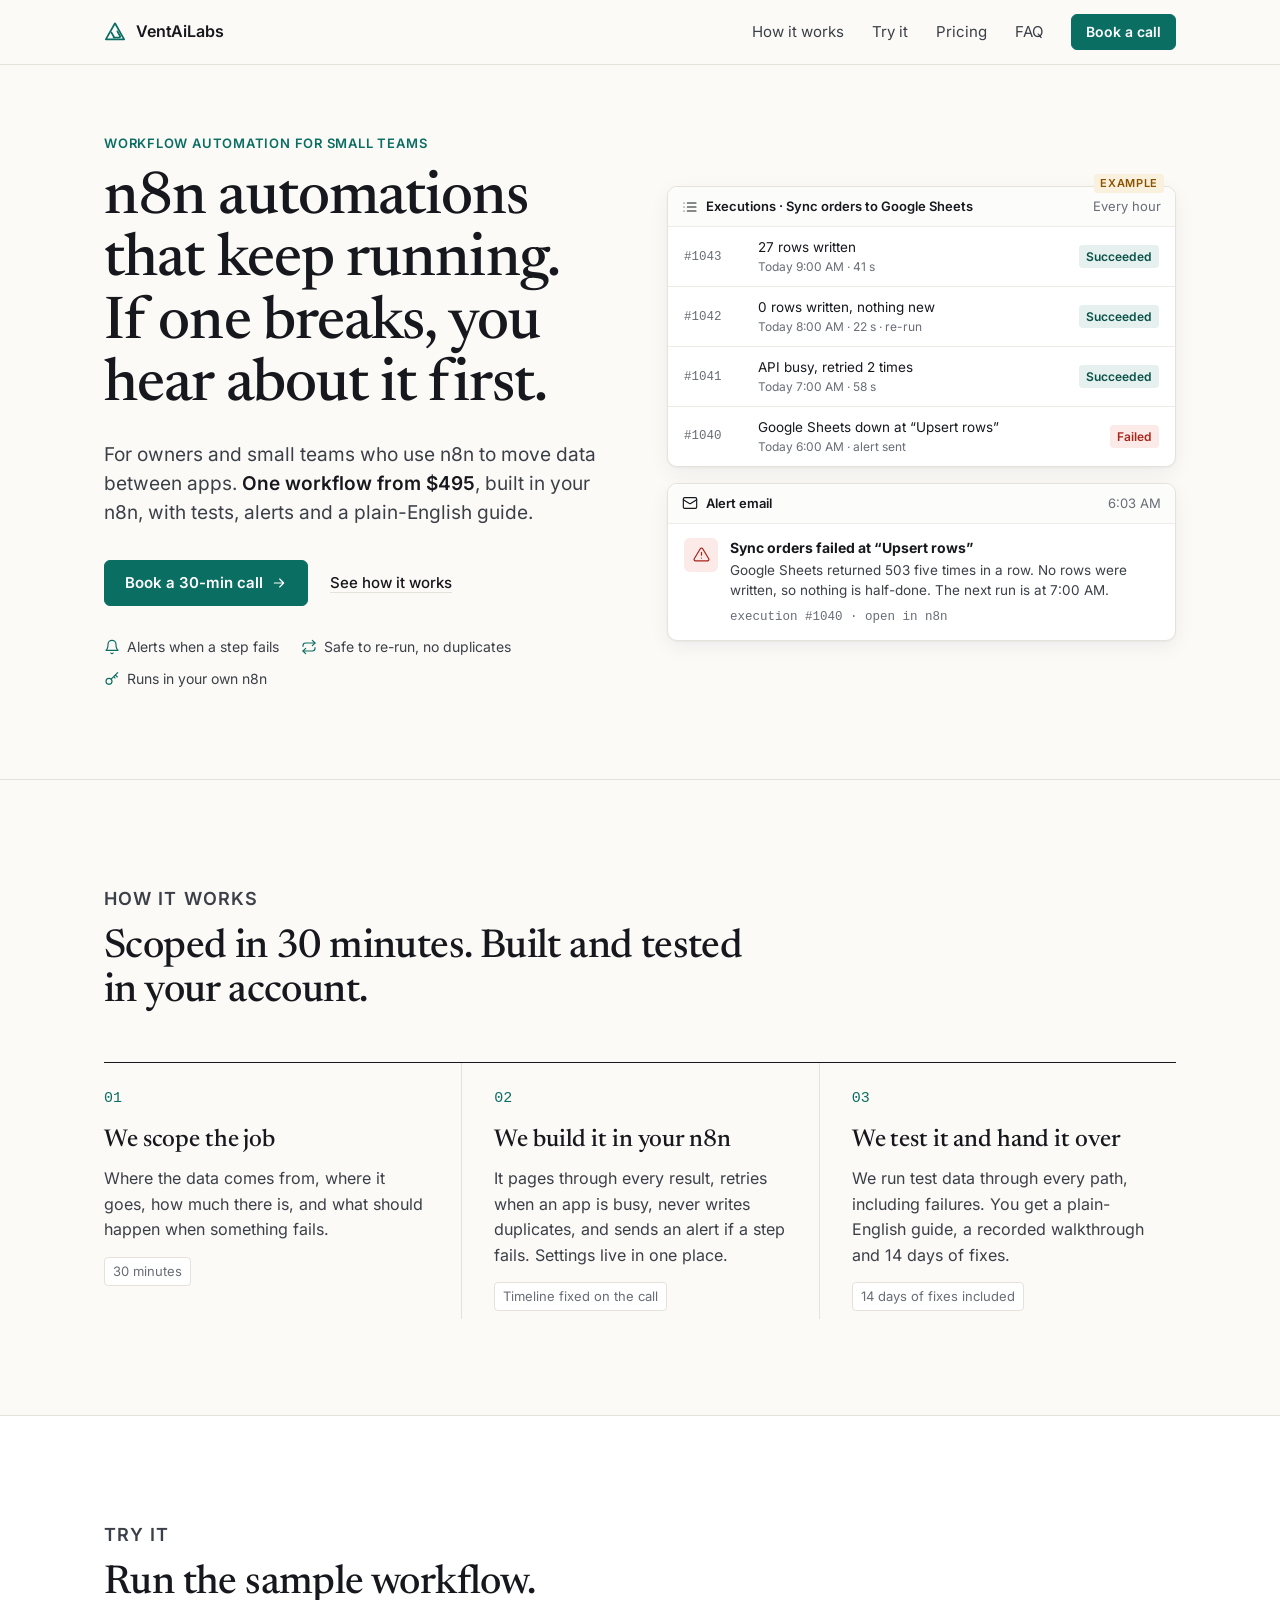
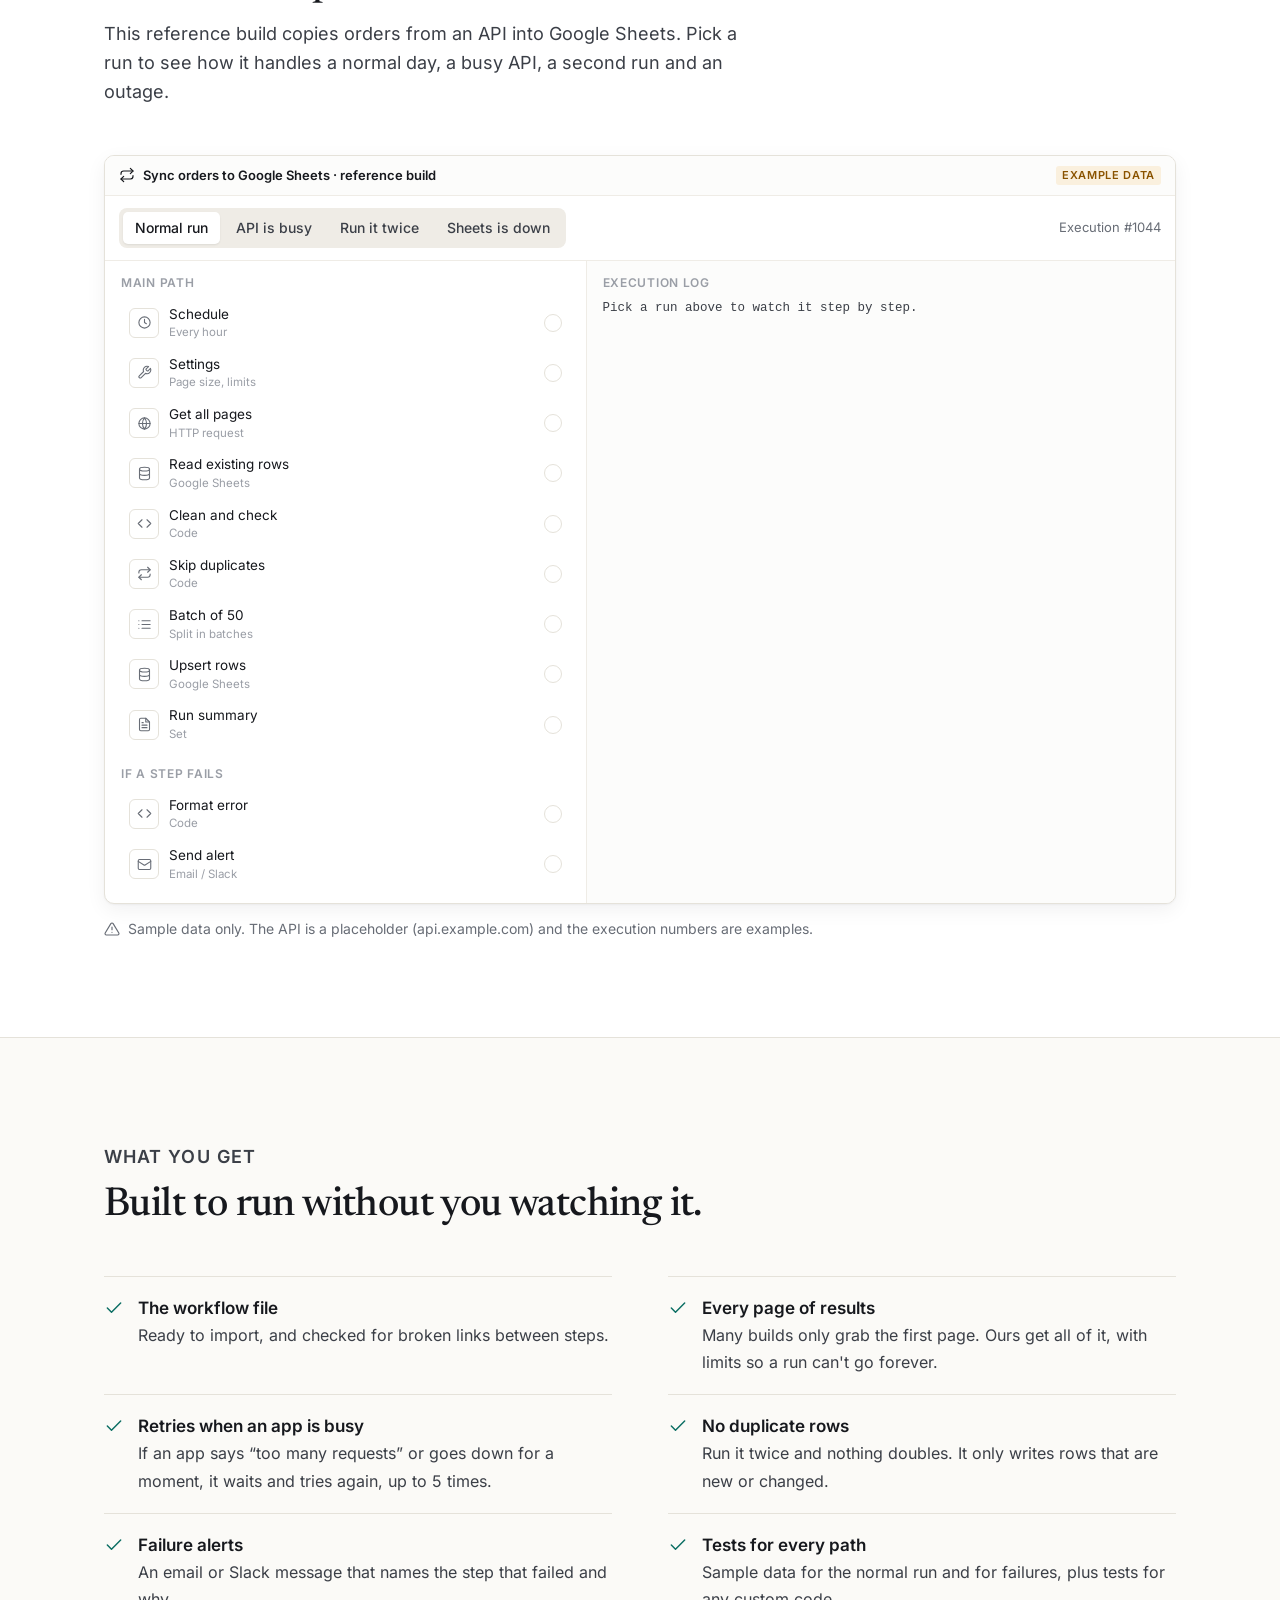
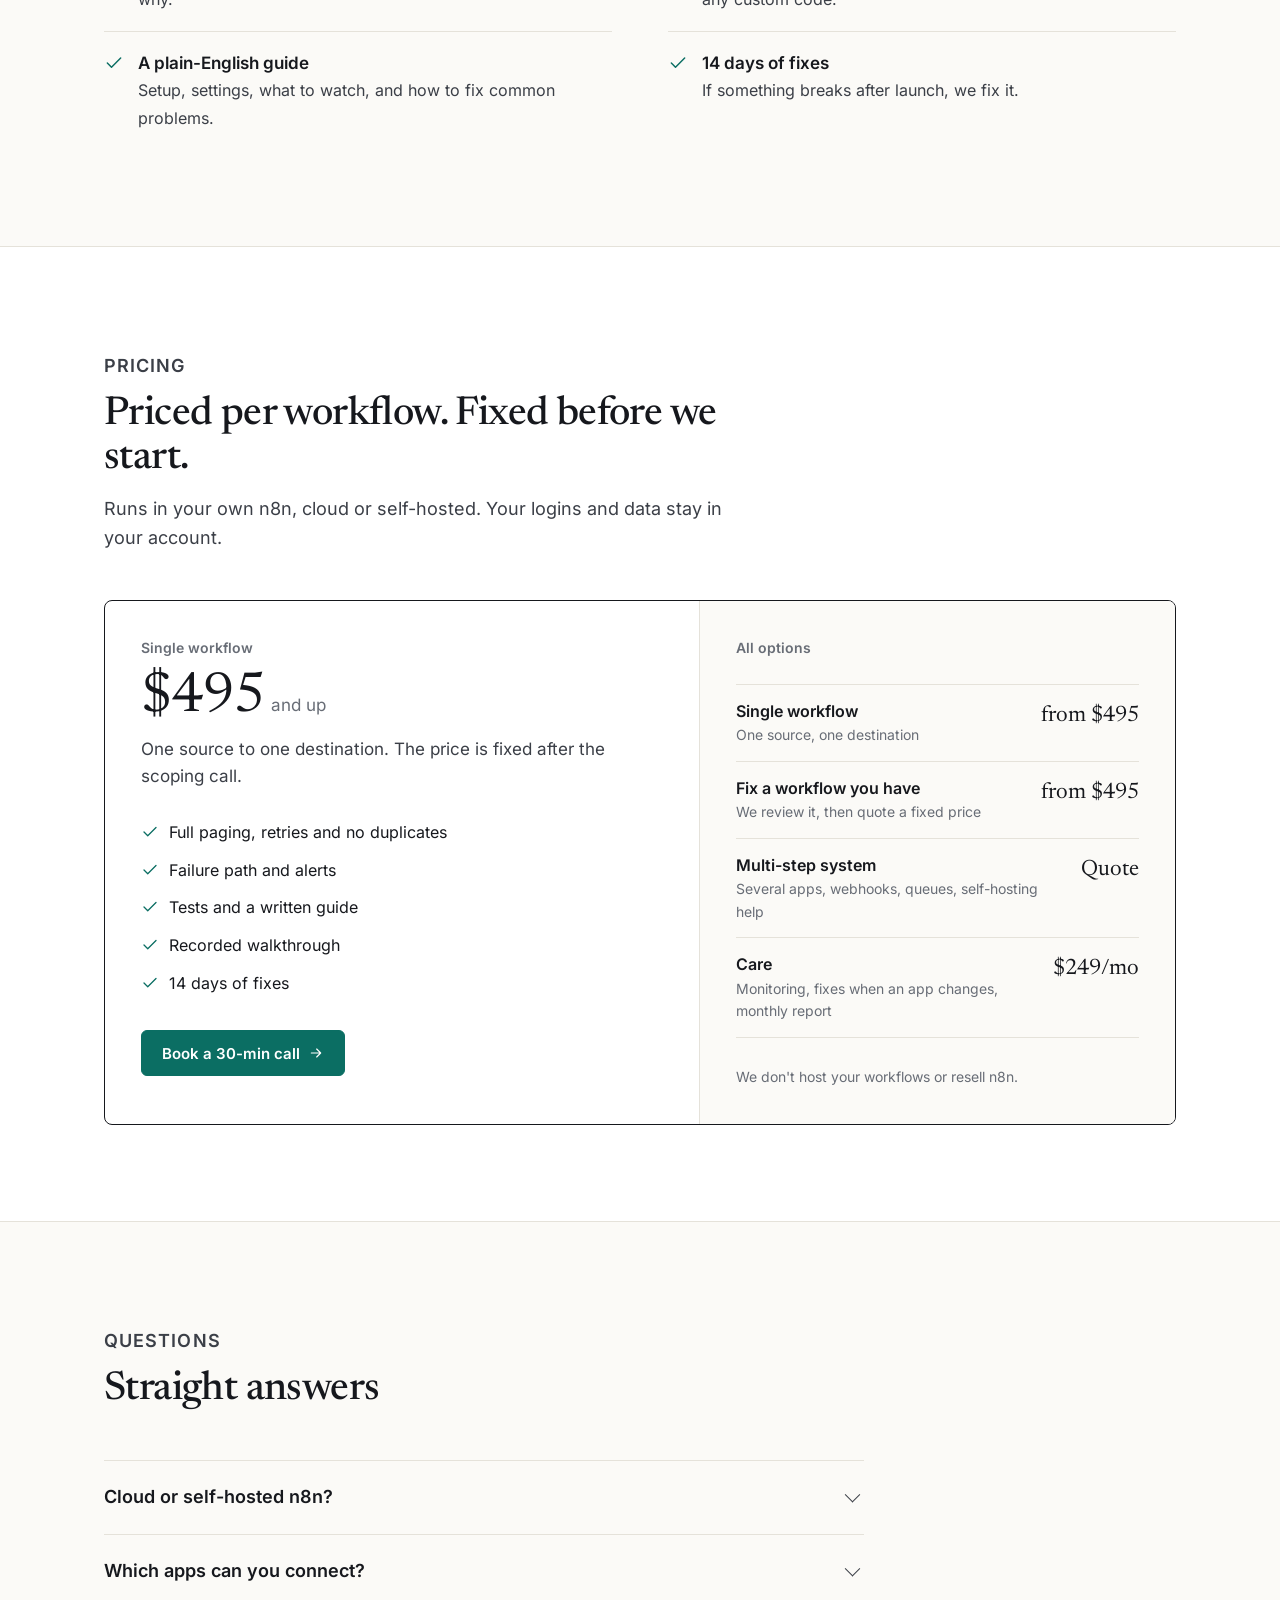
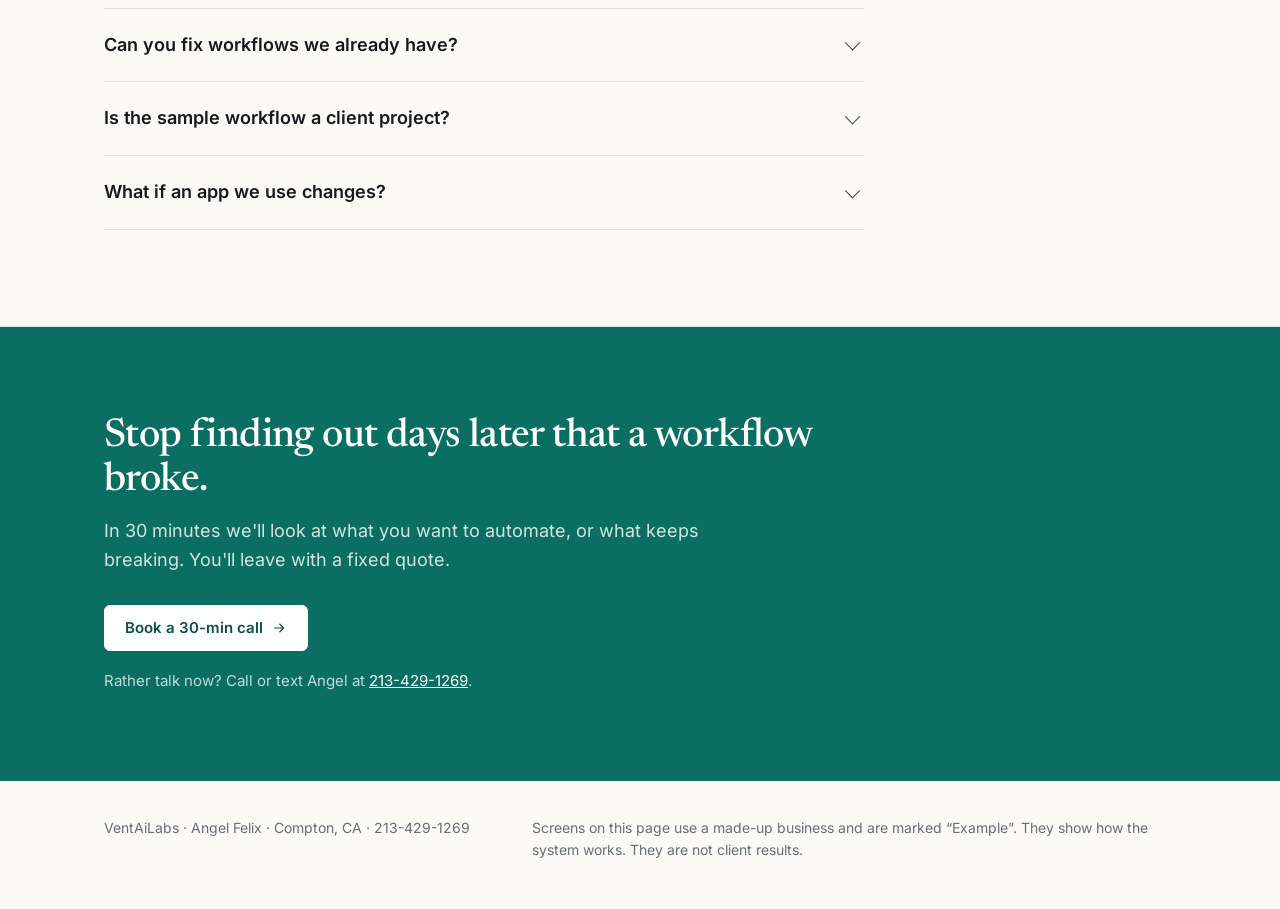
<file: n8n-production/index.html>
<!doctype html>
<html lang="en">
<head>
<meta charset="utf-8">
<meta name="viewport" content="width=device-width,initial-scale=1">
<title>Reliable n8n Automation | VentAiLabs</title>
<meta name="description" content="n8n automations that keep running, and tell you when they don&#x27;t. Paging, retries, no duplicates, alerts, tests and a guide. One workflow from $495.">
<link rel="stylesheet" href="site.css">
<style>
.hv{display:grid;gap:16px}
.exl{list-style:none;margin:0;padding:0}
.exl li{display:grid;grid-template-columns:62px minmax(0,1fr) auto;gap:12px;align-items:center;padding:11px 16px;border-top:1px solid var(--line2);font-size:13.5px}
.exl li:first-child{border-top:0}
.exl .id{font:12.5px var(--mono);color:var(--muted)}
.exl small{display:block;color:var(--muted);font-size:12px}
.alert-c{display:grid;grid-template-columns:34px minmax(0,1fr);gap:12px;padding:14px 16px}
.alert-c .av{width:34px;height:34px;border-radius:6px;background:var(--red-bg);color:var(--red);display:grid;place-items:center}
.alert-c .av .ic{width:17px;height:17px}
.alert-c b{font-size:14px}
.alert-c p{font-size:13.5px;color:var(--ink2);margin-top:3px}
.alert-c .mono{display:block;margin-top:8px;color:var(--muted)}
/* preview */
.runbar{display:flex;flex-wrap:wrap;gap:10px;justify-content:space-between;align-items:center;padding:12px 14px;border-bottom:1px solid var(--line2)}
.ex2{display:grid;grid-template-columns:minmax(0,.9fr) minmax(0,1.1fr);min-height:470px}
.nodes{padding:14px 16px;border-right:1px solid var(--line2)}
.nodes h5,.outp h5{margin:0 0 8px;font:600 12px var(--sans);letter-spacing:.06em;text-transform:uppercase;color:var(--faint)}
.nodes h5.err{margin-top:16px}
.nd{display:grid;grid-template-columns:30px minmax(0,1fr) auto;gap:10px;align-items:center;padding:7px 8px;border-radius:6px;font-size:13.5px;transition:background .2s}
.nd .nb{width:30px;height:30px;border-radius:6px;border:1px solid var(--line);background:var(--white);display:grid;place-items:center;color:var(--muted)}
.nd .nb .ic{width:15px;height:15px}
.nd small{display:block;font-size:11.5px;color:var(--faint)}
.nd .st{width:18px;height:18px;border-radius:50%;border:1.5px solid var(--line)}
.nd.run{background:var(--brand-tint)}
.nd.run .st{border-color:var(--brand);border-top-color:transparent;animation:spin .7s linear infinite}
.nd.done .st{border:0;background:var(--brand);mask:none;position:relative}
.nd.done .st::after{content:"";position:absolute;left:6px;top:3px;width:4px;height:8px;border:solid #fff;border-width:0 2px 2px 0;transform:rotate(45deg)}
.nd.err{background:var(--red-bg)}
.nd.err .st{border:0;background:var(--red);position:relative}
.nd.err .st::after{content:"!";position:absolute;inset:0;color:#fff;font:700 12px/18px var(--sans);text-align:center}
.nd.done .nb,.nd.run .nb{color:var(--brand)}
.nd.err .nb{color:var(--red)}
@keyframes spin{to{transform:rotate(360deg)}}
.outp{padding:14px 16px;display:flex;flex-direction:column;min-width:0;background:#FCFCFB}
#nlog{flex:1;margin:0;font:12.5px/1.7 var(--mono);color:var(--ink2);white-space:pre-wrap;word-break:break-word;overflow-y:auto;max-height:420px}
#nlog .e{color:var(--red)}#nlog .ok{color:var(--brand-dk)}#nlog .w{color:var(--amber)}
#nsum{margin-top:10px}
@media (max-width:860px){.ex2{grid-template-columns:minmax(0,1fr)}.nodes{border-right:0;border-bottom:1px solid var(--line2)}#nlog{min-height:200px}}
</style>
</head>
<body>
<header class="nav"><div class="wrap">
  <a class="mark" href="#top"><svg viewBox="0 0 24 24" aria-hidden="true" fill="none" stroke="#0B6E63" stroke-width="1.9" stroke-linecap="round" stroke-linejoin="round"><path d="M12 2.5 22 20H2z"/><path d="M8.2 12.6 11.2 18M10.5 18h6.2M14.6 11.3l3.3 5.9"/></svg>VentAiLabs</a>
  <nav aria-label="Page"><a href="#how">How it works</a><a href="#try">Try it</a><a href="#pricing">Pricing</a><a href="#faq">FAQ</a><a class="btn small" href="https://calendly.com/ventailabs-marketing/30min" target="_blank" rel="noopener">Book a call</a></nav>
</div></header>
<main id="top">
<section class="hero"><div class="wrap">
  <div>
    <p class="kicker">Workflow automation for small teams</p>
    <h1>n8n automations that keep running. If one breaks, you hear about it first.</h1>
    <p class="lede">For owners and small teams who use n8n to move data between apps. <b>One workflow from $495</b>, built in your n8n, with tests, alerts and a plain-English guide.</p>
    <div class="actions"><a class="btn" href="https://calendly.com/ventailabs-marketing/30min" target="_blank" rel="noopener">Book a 30-min call<svg class="ic" viewBox="0 0 24 24" aria-hidden="true"><path d="M5 12h14M13 6l6 6-6 6"/></svg></a><a class="textlink" href="#try">See how it works</a></div>
    <ul class="facts"><li><svg class="ic" viewBox="0 0 24 24" aria-hidden="true"><path d="M6 8a6 6 0 0 1 12 0c0 7 3 9 3 9H3s3-2 3-9"/><path d="M10.3 21a2 2 0 0 0 3.4 0"/></svg>Alerts when a step fails</li><li><svg class="ic" viewBox="0 0 24 24" aria-hidden="true"><path d="m17 2 4 4-4 4"/><path d="M3 11v-1a4 4 0 0 1 4-4h14"/><path d="m7 22-4-4 4-4"/><path d="M21 13v1a4 4 0 0 1-4 4H3"/></svg>Safe to re-run, no duplicates</li><li><svg class="ic" viewBox="0 0 24 24" aria-hidden="true"><circle cx="7.5" cy="15.5" r="4.5"/><path d="m10.7 12.3 9.8-9.8M17 6l3 3M14.5 8.5l2 2"/></svg>Runs in your own n8n</li></ul>
  </div>
  <div class="stack" aria-label="Example of the product"><span class="ex corner">Example</span>
<div class="hv">
 <div class="app">
  <div class="app-bar"><div class="t"><svg class="ic sm" viewBox="0 0 24 24" aria-hidden="true"><path d="M8 6h13M8 12h13M8 18h13M3 6h.01M3 12h.01M3 18h.01"/></svg><span>Executions · Sync orders to Google Sheets</span></div><span>Every hour</span></div>
  <ul class="exl">
   <li><span class="id">#1043</span><span>27 rows written<small>Today 9:00 AM · 41 s</small></span><span class="tag g">Succeeded</span></li>
   <li><span class="id">#1042</span><span>0 rows written, nothing new<small>Today 8:00 AM · 22 s · re-run</small></span><span class="tag g">Succeeded</span></li>
   <li><span class="id">#1041</span><span>API busy, retried 2 times<small>Today 7:00 AM · 58 s</small></span><span class="tag g">Succeeded</span></li>
   <li><span class="id">#1040</span><span>Google Sheets down at “Upsert rows”<small>Today 6:00 AM · alert sent</small></span><span class="tag r">Failed</span></li>
  </ul>
 </div>
 <div class="app">
  <div class="app-bar"><div class="t"><svg class="ic sm" viewBox="0 0 24 24" aria-hidden="true"><rect x="2" y="4" width="20" height="16" rx="2"/><path d="m22 7-9 5.7a2 2 0 0 1-2 0L2 7"/></svg><span>Alert email</span></div><span>6:03 AM</span></div>
  <div class="alert-c"><span class="av"><svg class="ic" viewBox="0 0 24 24" aria-hidden="true"><path d="M10.3 3.9 1.8 18a2 2 0 0 0 1.7 3h17a2 2 0 0 0 1.7-3L13.7 3.9a2 2 0 0 0-3.4 0z"/><path d="M12 9v4M12 17h.01"/></svg></span><div><b>Sync orders failed at “Upsert rows”</b><p>Google Sheets returned 503 five times in a row. No rows were written, so nothing is half-done. The next run is at 7:00 AM.</p><span class="mono">execution #1040 · open in n8n</span></div></div>
 </div>
</div></div>
</div></section>

<section class="sec" id="how"><div class="wrap">
  <div class="sec-head"><p class="kicker">How it works</p><h2>Scoped in 30 minutes. Built and tested in your account.</h2></div>
  <ol class="steps"><li><span class="n">01</span><h3>We scope the job</h3><p>Where the data comes from, where it goes, how much there is, and what should happen when something fails.</p><span class="when">30 minutes</span></li><li><span class="n">02</span><h3>We build it in your n8n</h3><p>It pages through every result, retries when an app is busy, never writes duplicates, and sends an alert if a step fails. Settings live in one place.</p><span class="when">Timeline fixed on the call</span></li><li><span class="n">03</span><h3>We test it and hand it over</h3><p>We run test data through every path, including failures. You get a plain-English guide, a recorded walkthrough and 14 days of fixes.</p><span class="when">14 days of fixes included</span></li></ol>
</div></section>

<section class="sec alt" id="try"><div class="wrap">
  <div class="sec-head"><p class="kicker">Try it</p><h2>Run the sample workflow.</h2><p>This reference build copies orders from an API into Google Sheets. Pick a run to see how it handles a normal day, a busy API, a second run and an outage.</p></div>
  <div class="app">
 <div class="app-bar"><div class="t"><svg class="ic sm" viewBox="0 0 24 24" aria-hidden="true"><path d="m17 2 4 4-4 4"/><path d="M3 11v-1a4 4 0 0 1 4-4h14"/><path d="m7 22-4-4 4-4"/><path d="M21 13v1a4 4 0 0 1-4 4H3"/></svg><span>Sync orders to Google Sheets · reference build</span></div><span class="ex">Example data</span></div>
 <div class="runbar"><div class="seg" role="group" aria-label="Pick a run">
  <button data-r="ok" aria-pressed="true">Normal run</button><button data-r="429" aria-pressed="false">API is busy</button><button data-r="dup" aria-pressed="false">Run it twice</button><button data-r="fail" aria-pressed="false">Sheets is down</button></div>
  <span class="muted" style="font-size:13px" id="nexec">Execution #1044</span></div>
 <div class="ex2">
  <div class="nodes"><h5>Main path</h5><div class="nd" id="n0"><span class="nb"><svg class="ic" viewBox="0 0 24 24" aria-hidden="true"><circle cx="12" cy="12" r="9"/><path d="M12 7v5l3 2"/></svg></span><span>Schedule<small>Every hour</small></span><span class="st"></span></div><div class="nd" id="n1"><span class="nb"><svg class="ic" viewBox="0 0 24 24" aria-hidden="true"><path d="M14.7 6.3a1 1 0 0 0 0 1.4l1.6 1.6a1 1 0 0 0 1.4 0l3.8-3.8a6 6 0 0 1-7.9 7.9l-6.9 6.9a2.1 2.1 0 0 1-3-3l6.9-6.9a6 6 0 0 1 7.9-7.9z"/></svg></span><span>Settings<small>Page size, limits</small></span><span class="st"></span></div><div class="nd" id="n2"><span class="nb"><svg class="ic" viewBox="0 0 24 24" aria-hidden="true"><circle cx="12" cy="12" r="9"/><path d="M3 12h18M12 3a14 14 0 0 1 0 18M12 3a14 14 0 0 0 0 18"/></svg></span><span>Get all pages<small>HTTP request</small></span><span class="st"></span></div><div class="nd" id="n3"><span class="nb"><svg class="ic" viewBox="0 0 24 24" aria-hidden="true"><ellipse cx="12" cy="5" rx="8" ry="3"/><path d="M4 5v14c0 1.7 3.6 3 8 3s8-1.3 8-3V5M4 12c0 1.7 3.6 3 8 3s8-1.3 8-3"/></svg></span><span>Read existing rows<small>Google Sheets</small></span><span class="st"></span></div><div class="nd" id="n4"><span class="nb"><svg class="ic" viewBox="0 0 24 24" aria-hidden="true"><path d="m16 18 6-6-6-6M8 6l-6 6 6 6"/></svg></span><span>Clean and check<small>Code</small></span><span class="st"></span></div><div class="nd" id="n5"><span class="nb"><svg class="ic" viewBox="0 0 24 24" aria-hidden="true"><path d="m17 2 4 4-4 4"/><path d="M3 11v-1a4 4 0 0 1 4-4h14"/><path d="m7 22-4-4 4-4"/><path d="M21 13v1a4 4 0 0 1-4 4H3"/></svg></span><span>Skip duplicates<small>Code</small></span><span class="st"></span></div><div class="nd" id="n6"><span class="nb"><svg class="ic" viewBox="0 0 24 24" aria-hidden="true"><path d="M8 6h13M8 12h13M8 18h13M3 6h.01M3 12h.01M3 18h.01"/></svg></span><span>Batch of 50<small>Split in batches</small></span><span class="st"></span></div><div class="nd" id="n7"><span class="nb"><svg class="ic" viewBox="0 0 24 24" aria-hidden="true"><ellipse cx="12" cy="5" rx="8" ry="3"/><path d="M4 5v14c0 1.7 3.6 3 8 3s8-1.3 8-3V5M4 12c0 1.7 3.6 3 8 3s8-1.3 8-3"/></svg></span><span>Upsert rows<small>Google Sheets</small></span><span class="st"></span></div><div class="nd" id="n8"><span class="nb"><svg class="ic" viewBox="0 0 24 24" aria-hidden="true"><path d="M14 2H6a2 2 0 0 0-2 2v16a2 2 0 0 0 2 2h12a2 2 0 0 0 2-2V8z"/><path d="M14 2v6h6M16 13H8M16 17H8M10 9H8"/></svg></span><span>Run summary<small>Set</small></span><span class="st"></span></div><h5 class="err">If a step fails</h5><div class="nd" id="n9"><span class="nb"><svg class="ic" viewBox="0 0 24 24" aria-hidden="true"><path d="m16 18 6-6-6-6M8 6l-6 6 6 6"/></svg></span><span>Format error<small>Code</small></span><span class="st"></span></div><div class="nd" id="n10"><span class="nb"><svg class="ic" viewBox="0 0 24 24" aria-hidden="true"><rect x="2" y="4" width="20" height="16" rx="2"/><path d="m22 7-9 5.7a2 2 0 0 1-2 0L2 7"/></svg></span><span>Send alert<small>Email / Slack</small></span><span class="st"></span></div></div>
  <div class="outp"><h5>Execution log</h5><pre id="nlog">Pick a run above to watch it step by step.</pre><div id="nsum"></div></div>
 </div>
</div>
<script>
(function(){
const NM=["Schedule", "Settings", "Get all pages", "Read existing rows", "Clean and check", "Skip duplicates", "Batch of 50", "Upsert rows", "Run summary", "Format error", "Send alert"];
const S={ok:[[0,"Triggered at 09:00 PT"],[1,"pageSize=100, maxPages=200"],[2,"GET page 1: 100 rows, next=c2"],[2,"GET page 2: 100 rows, next=c3"],[2,"GET page 3: 37 rows, no next page. Done."],[3,"Sheet already has 210 order IDs"],[4,"237 valid rows, 0 bad rows"],[5,"27 new or changed. 210 unchanged, skipped."],[6,"1 batch"],[7,"Wrote 27 rows (matched on order ID)"],[8,"ok:Done. 27 rows written."]],
"429":[[0,"Triggered at 09:00 PT"],[1,"pageSize=100, maxPages=200"],[2,"w:GET page 1: 429 Too Many Requests"],[2,"w:Wait 5 s, try 2 of 5: 429 again"],[2,"Wait 5 s, try 3 of 5: 200 OK"],[2,"Pages 2 and 3 OK (250 ms between calls)"],[3,"Read existing rows"],[4,"Clean and check"],[5,"Skip duplicates"],[7,"Wrote rows"],[8,"ok:Done. Recovered on its own. No alert needed."]],
dup:[[0,"Manual re-run"],[1,"pageSize=100, maxPages=200"],[2,"3 pages fetched, 237 rows"],[3,"Sheet already has 237 order IDs"],[4,"237 valid rows"],[5,"0 new or changed. Nothing to write."],[8,"ok:Done. 0 rows written. No duplicates."]],
fail:[[0,"Triggered at 09:00 PT"],[1,"pageSize=100, maxPages=200"],[2,"3 pages OK"],[3,"Read existing rows"],[4,"Clean and check"],[5,"27 rows to write"],[6,"1 batch"],[7,"e:503 Service Unavailable"],[7,"e:Tried 5 times. Still failing."],[9,"step=Upsert rows, error=503, rows written=0"],[10,"ok:Alert sent: “Sync orders failed at Upsert rows”"]]};
const SUM={ok:'<span class="tag g">Succeeded</span> <span class="muted" style="font-size:13px">27 rows written</span>','429':'<span class="tag g">Succeeded</span> <span class="muted" style="font-size:13px">after 2 retries</span>',dup:'<span class="tag g">Succeeded</span> <span class="muted" style="font-size:13px">0 duplicates</span>',fail:'<span class="tag r">Failed</span> <span class="muted" style="font-size:13px">you got an alert</span>'};
const lg=document.getElementById('nlog'),sum=document.getElementById('nsum');let tm=[],ex=1044;
function esc(s){return s.replace(/&/g,'&amp;').replace(/</g,'&lt;')}
function run(r){tm.forEach(clearTimeout);tm=[];document.querySelectorAll('.nd').forEach(e=>e.className='nd');lg.innerHTML='';sum.innerHTML='';
 document.querySelectorAll('[data-r]').forEach(b=>b.setAttribute('aria-pressed',b.dataset.r===r?'true':'false'));
 document.getElementById('nexec').textContent='Execution #'+(ex++);
 const steps=S[r];
 steps.forEach(([i,m],k)=>tm.push(setTimeout(()=>{
  document.querySelectorAll('.nd.run').forEach(e=>{e.classList.remove('run');e.classList.add('done')});
  let cls='',txt=m;const mm=m.match(/^(ok|e|w):(.*)$/);if(mm){cls=mm[1];txt=mm[2]}
  const e=document.getElementById('n'+i);e.className='nd '+(cls==='e'?'err':'run');
  lg.innerHTML+='<span class="'+cls+'">['+NM[i]+'] '+esc(txt)+'</span>\n';lg.scrollTop=1e9;
  if(k===steps.length-1){tm.push(setTimeout(()=>{document.querySelectorAll('.nd.run').forEach(x=>{x.classList.remove('run');x.classList.add('done')});sum.innerHTML=SUM[r]},450))}
 },450*k)))}
document.querySelectorAll('[data-r]').forEach(b=>b.onclick=()=>run(b.dataset.r));
})();
</script>
  <p class="preview-note"><svg class="ic" viewBox="0 0 24 24" aria-hidden="true"><path d="M10.3 3.9 1.8 18a2 2 0 0 0 1.7 3h17a2 2 0 0 0 1.7-3L13.7 3.9a2 2 0 0 0-3.4 0z"/><path d="M12 9v4M12 17h.01"/></svg><span>Sample data only. The API is a placeholder (api.example.com) and the execution numbers are examples.</span></p>
</div></section>

<section class="sec" id="get"><div class="wrap">
  <div class="sec-head"><p class="kicker">What you get</p><h2>Built to run without you watching it.</h2></div>
  <ul class="get"><li><svg class="ic" viewBox="0 0 24 24" aria-hidden="true"><path d="M20 6 9 17l-5-5"/></svg><div><b>The workflow file</b><span>Ready to import, and checked for broken links between steps.</span></div></li><li><svg class="ic" viewBox="0 0 24 24" aria-hidden="true"><path d="M20 6 9 17l-5-5"/></svg><div><b>Every page of results</b><span>Many builds only grab the first page. Ours get all of it, with limits so a run can't go forever.</span></div></li><li><svg class="ic" viewBox="0 0 24 24" aria-hidden="true"><path d="M20 6 9 17l-5-5"/></svg><div><b>Retries when an app is busy</b><span>If an app says “too many requests” or goes down for a moment, it waits and tries again, up to 5 times.</span></div></li><li><svg class="ic" viewBox="0 0 24 24" aria-hidden="true"><path d="M20 6 9 17l-5-5"/></svg><div><b>No duplicate rows</b><span>Run it twice and nothing doubles. It only writes rows that are new or changed.</span></div></li><li><svg class="ic" viewBox="0 0 24 24" aria-hidden="true"><path d="M20 6 9 17l-5-5"/></svg><div><b>Failure alerts</b><span>An email or Slack message that names the step that failed and why.</span></div></li><li><svg class="ic" viewBox="0 0 24 24" aria-hidden="true"><path d="M20 6 9 17l-5-5"/></svg><div><b>Tests for every path</b><span>Sample data for the normal run and for failures, plus tests for any custom code.</span></div></li><li><svg class="ic" viewBox="0 0 24 24" aria-hidden="true"><path d="M20 6 9 17l-5-5"/></svg><div><b>A plain-English guide</b><span>Setup, settings, what to watch, and how to fix common problems.</span></div></li><li><svg class="ic" viewBox="0 0 24 24" aria-hidden="true"><path d="M20 6 9 17l-5-5"/></svg><div><b>14 days of fixes</b><span>If something breaks after launch, we fix it.</span></div></li></ul>
</div></section>

<section class="sec alt" id="pricing"><div class="wrap">
  <div class="sec-head"><p class="kicker">Pricing</p><h2>Priced per workflow. Fixed before we start.</h2><p>Runs in your own n8n, cloud or self-hosted. Your logins and data stay in your account.</p></div>
  <div class="price">
    <div><p class="label">Single workflow</p><div class="amt">$495<small>and up</small></div><p class="then">One source to one destination. The price is fixed after the scoping call.</p><ul><li><svg class="ic" viewBox="0 0 24 24" aria-hidden="true"><path d="M20 6 9 17l-5-5"/></svg><span>Full paging, retries and no duplicates</span></li><li><svg class="ic" viewBox="0 0 24 24" aria-hidden="true"><path d="M20 6 9 17l-5-5"/></svg><span>Failure path and alerts</span></li><li><svg class="ic" viewBox="0 0 24 24" aria-hidden="true"><path d="M20 6 9 17l-5-5"/></svg><span>Tests and a written guide</span></li><li><svg class="ic" viewBox="0 0 24 24" aria-hidden="true"><path d="M20 6 9 17l-5-5"/></svg><span>Recorded walkthrough</span></li><li><svg class="ic" viewBox="0 0 24 24" aria-hidden="true"><path d="M20 6 9 17l-5-5"/></svg><span>14 days of fixes</span></li></ul><a class="btn" href="https://calendly.com/ventailabs-marketing/30min" target="_blank" rel="noopener">Book a 30-min call<svg class="ic" viewBox="0 0 24 24" aria-hidden="true"><path d="M5 12h14M13 6l6 6-6 6"/></svg></a></div>
    <div><p class="label">All options</p><ul class="tiers"><li><div><b>Single workflow</b><small>One source, one destination</small></div><span class="p">from $495</span></li><li><div><b>Fix a workflow you have</b><small>We review it, then quote a fixed price</small></div><span class="p">from $495</span></li><li><div><b>Multi-step system</b><small>Several apps, webhooks, queues, self-hosting help</small></div><span class="p">Quote</span></li><li><div><b>Care</b><small>Monitoring, fixes when an app changes, monthly report</small></div><span class="p">$249/mo</span></li></ul><p class="note">We don't host your workflows or resell n8n.</p></div>
  </div>
</div></section>

<section class="sec" id="faq"><div class="wrap">
  <div class="sec-head"><p class="kicker">Questions</p><h2>Straight answers</h2></div>
  <div class="faq"><details><summary>Cloud or self-hosted n8n?</summary><p>Either. Everything runs in your account. We don't host it or resell it.</p></details><details><summary>Which apps can you connect?</summary><p>Any app with a documented API. We set its paging style and rate limits in one settings step.</p></details><details><summary>Can you fix workflows we already have?</summary><p>Yes. We review them first, then quote a fixed price to make them reliable, from $495.</p></details><details><summary>Is the sample workflow a client project?</summary><p>No. It's a reference build that uses a placeholder API (api.example.com), so you can see how we build.</p></details><details><summary>What if an app we use changes?</summary><p>The alert tells you which step broke. On the care plan, we fix it for you.</p></details></div>
</div></section>

<section class="close"><div class="wrap">
  <h2>Stop finding out days later that a workflow broke.</h2>
  <p>In 30 minutes we'll look at what you want to automate, or what keeps breaking. You'll leave with a fixed quote.</p>
  <a class="btn" href="https://calendly.com/ventailabs-marketing/30min" target="_blank" rel="noopener">Book a 30-min call<svg class="ic" viewBox="0 0 24 24" aria-hidden="true"><path d="M5 12h14M13 6l6 6-6 6"/></svg></a>
  <p class="alt">Rather talk now? Call or text Angel at <a href="tel:+12134291269">213-429-1269</a>.</p>
</div></section>
</main>
<footer><div class="wrap">
  <p>VentAiLabs · Angel Felix · Compton, CA · 213-429-1269</p>
  <p>Screens on this page use a made-up business and are marked “Example”. They show how the system works. They are not client results.</p>
</div></footer>
</body>
</html>
</file>
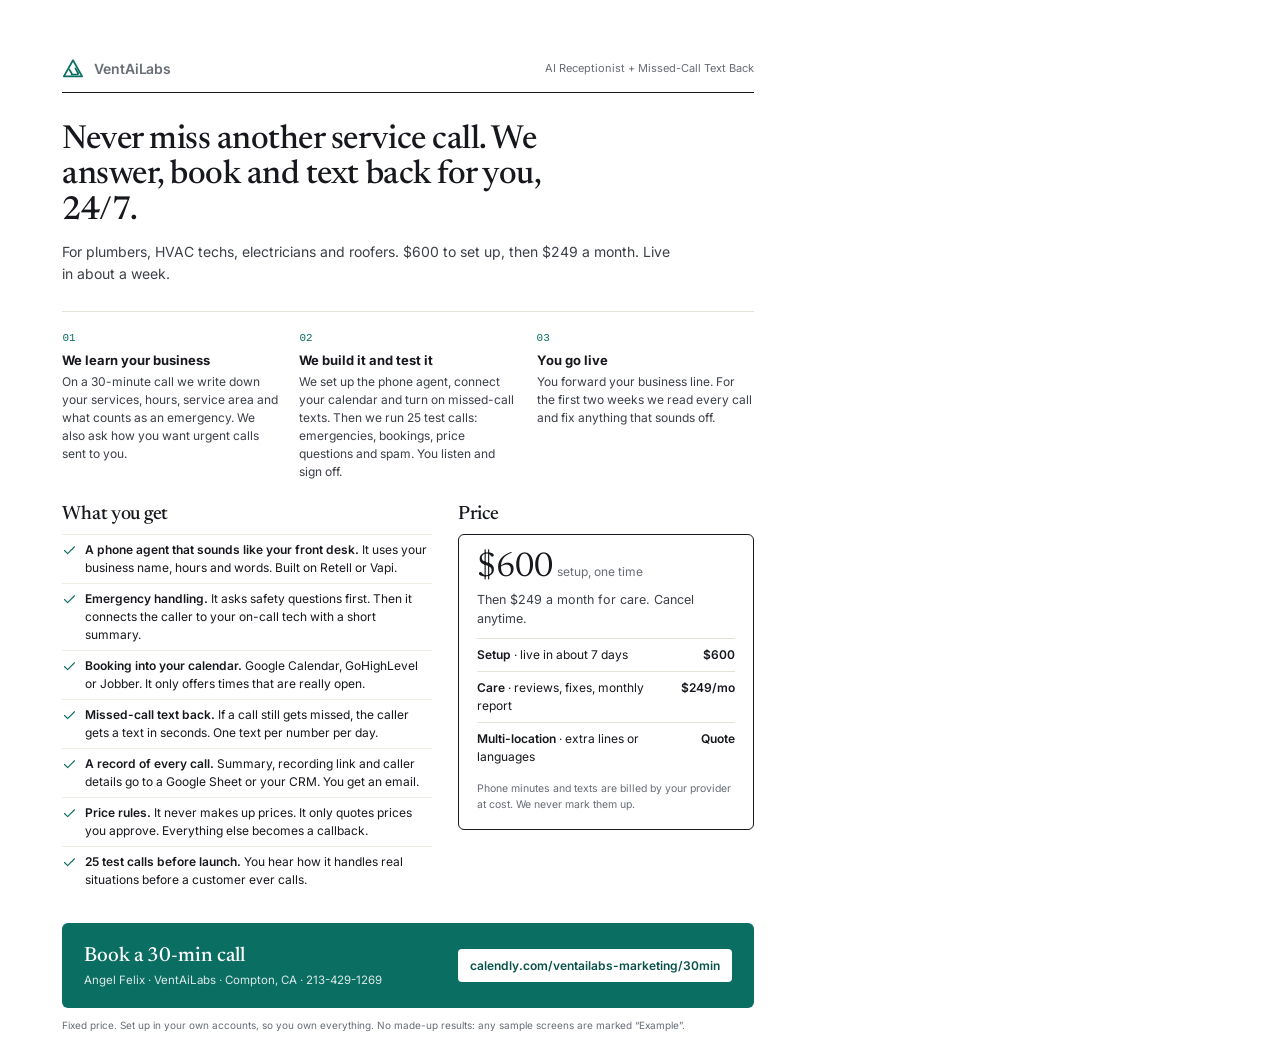
<file: ai-receptionist/sales-sheet.html>
<!doctype html><html lang="en"><head><meta charset="utf-8"><title>AI Receptionist + Missed-Call Text Back | VentAiLabs</title><link rel="stylesheet" href="site.css"><style>
@page{size:Letter;margin:0}
body{background:#fff;font-size:12.5px;line-height:1.5}
.pg{width:8.5in;height:11in;padding:.6in .65in .5in;display:flex;flex-direction:column;overflow:hidden}
.top{display:flex;justify-content:space-between;align-items:center;border-bottom:1px solid var(--ink);padding-bottom:12px}
.top .mark{font-size:14px}.top span{font-size:11px;color:var(--muted)}
.pg h1{font-size:33px;line-height:1.08;margin:30px 0 0;max-width:15em}
.pg .lede{font-size:14px;margin-top:12px;max-width:44em}
.pg h2{font-size:19px;margin:0 0 8px}
.cols{display:grid;grid-template-columns:1fr 1fr 1fr;gap:20px;margin-top:26px;border-top:1px solid var(--line);padding-top:16px}
.cols .n{font:500 11px var(--mono);color:var(--brand)}
.cols b{display:block;font-size:13px;margin:4px 0 3px}
.cols p{color:var(--ink2);font-size:12px}
.two{display:grid;grid-template-columns:1.25fr 1fr;gap:26px;margin-top:24px}
.chk{list-style:none;margin:0;padding:0}
.chk li{display:flex;gap:8px;padding:6px 0;border-top:1px solid var(--line2);font-size:12px}
.chk li .ic{width:15px;height:15px;color:var(--brand);margin-top:2px}
.pbox{border:1px solid var(--ink);border-radius:6px;padding:16px 18px}
.pbox .amt{font-family:var(--serif);font-size:34px;line-height:1}
.pbox .amt small{font:400 12px var(--sans);color:var(--muted);margin-left:4px}
.pbox .row{display:flex;justify-content:space-between;gap:14px;border-top:1px solid var(--line);padding:7px 0;font-size:12px}
.pbox .row b{font-weight:600}
.pbox .row span:last-child{white-space:nowrap;font-weight:600}
.pbox .fine{font-size:10.5px;color:var(--muted);margin-top:8px}
.foot{margin-top:auto;background:var(--brand);color:#fff;border-radius:6px;padding:18px 22px;display:flex;justify-content:space-between;align-items:center;gap:16px;-webkit-print-color-adjust:exact;print-color-adjust:exact}
.foot b{font-family:var(--serif);font-weight:500;font-size:20px;display:block}
.foot span{font-size:11.5px;opacity:.85}
.foot .url{font:600 12px var(--sans);background:#fff;color:var(--brand-dk);padding:9px 12px;border-radius:4px;white-space:nowrap}
.honest{font-size:10px;color:var(--muted);margin-top:10px}
</style></head><body><div class="pg">
<div class="top"><span class="mark"><svg viewBox="0 0 24 24" aria-hidden="true" fill="none" stroke="#0B6E63" stroke-width="1.9" stroke-linecap="round" stroke-linejoin="round"><path d="M12 2.5 22 20H2z"/><path d="M8.2 12.6 11.2 18M10.5 18h6.2M14.6 11.3l3.3 5.9"/></svg>VentAiLabs</span><span>AI Receptionist + Missed-Call Text Back</span></div>
<h1>Never miss another service call. We answer, book and text back for you, 24/7.</h1><p class="lede">For plumbers, HVAC techs, electricians and roofers. $600 to set up, then $249 a month. Live in about a week.</p>
<div class="cols"><div><span class="n">01</span><b>We learn your business</b><p>On a 30-minute call we write down your services, hours, service area and what counts as an emergency. We also ask how you want urgent calls sent to you.</p></div><div><span class="n">02</span><b>We build it and test it</b><p>We set up the phone agent, connect your calendar and turn on missed-call texts. Then we run 25 test calls: emergencies, bookings, price questions and spam. You listen and sign off.</p></div><div><span class="n">03</span><b>You go live</b><p>You forward your business line. For the first two weeks we read every call and fix anything that sounds off.</p></div></div>
<div class="two"><div><h2>What you get</h2><ul class="chk"><li><svg class="ic" viewBox="0 0 24 24" aria-hidden="true"><path d="M20 6 9 17l-5-5"/></svg><span><b style="font-weight:600">A phone agent that sounds like your front desk.</b> It uses your business name, hours and words. Built on Retell or Vapi.</span></li><li><svg class="ic" viewBox="0 0 24 24" aria-hidden="true"><path d="M20 6 9 17l-5-5"/></svg><span><b style="font-weight:600">Emergency handling.</b> It asks safety questions first. Then it connects the caller to your on-call tech with a short summary.</span></li><li><svg class="ic" viewBox="0 0 24 24" aria-hidden="true"><path d="M20 6 9 17l-5-5"/></svg><span><b style="font-weight:600">Booking into your calendar.</b> Google Calendar, GoHighLevel or Jobber. It only offers times that are really open.</span></li><li><svg class="ic" viewBox="0 0 24 24" aria-hidden="true"><path d="M20 6 9 17l-5-5"/></svg><span><b style="font-weight:600">Missed-call text back.</b> If a call still gets missed, the caller gets a text in seconds. One text per number per day.</span></li><li><svg class="ic" viewBox="0 0 24 24" aria-hidden="true"><path d="M20 6 9 17l-5-5"/></svg><span><b style="font-weight:600">A record of every call.</b> Summary, recording link and caller details go to a Google Sheet or your CRM. You get an email.</span></li><li><svg class="ic" viewBox="0 0 24 24" aria-hidden="true"><path d="M20 6 9 17l-5-5"/></svg><span><b style="font-weight:600">Price rules.</b> It never makes up prices. It only quotes prices you approve. Everything else becomes a callback.</span></li><li><svg class="ic" viewBox="0 0 24 24" aria-hidden="true"><path d="M20 6 9 17l-5-5"/></svg><span><b style="font-weight:600">25 test calls before launch.</b> You hear how it handles real situations before a customer ever calls.</span></li></ul></div>
<div><h2>Price</h2><div class="pbox"><div class="amt">$600<small>setup, one time</small></div><p style="margin:6px 0 10px;color:var(--ink2)">Then $249 a month for care. Cancel anytime.</p><div class="row"><span><b>Setup</b> · live in about 7 days</span><span>$600</span></div><div class="row"><span><b>Care</b> · reviews, fixes, monthly report</span><span>$249/mo</span></div><div class="row"><span><b>Multi-location</b> · extra lines or languages</span><span>Quote</span></div><p class="fine">Phone minutes and texts are billed by your provider at cost. We never mark them up.</p></div></div></div>
<div class="foot" style="margin-top:28px"><div><b>Book a 30-min call</b><span>Angel Felix · VentAiLabs · Compton, CA · 213-429-1269</span></div><a class="url" href="https://calendly.com/ventailabs-marketing/30min" style="text-decoration:none">calendly.com/ventailabs-marketing/30min</a></div>
<p class="honest">Fixed price. Set up in your own accounts, so you own everything. No made-up results: any sample screens are marked “Example”.</p>
</div></body></html>
</file>
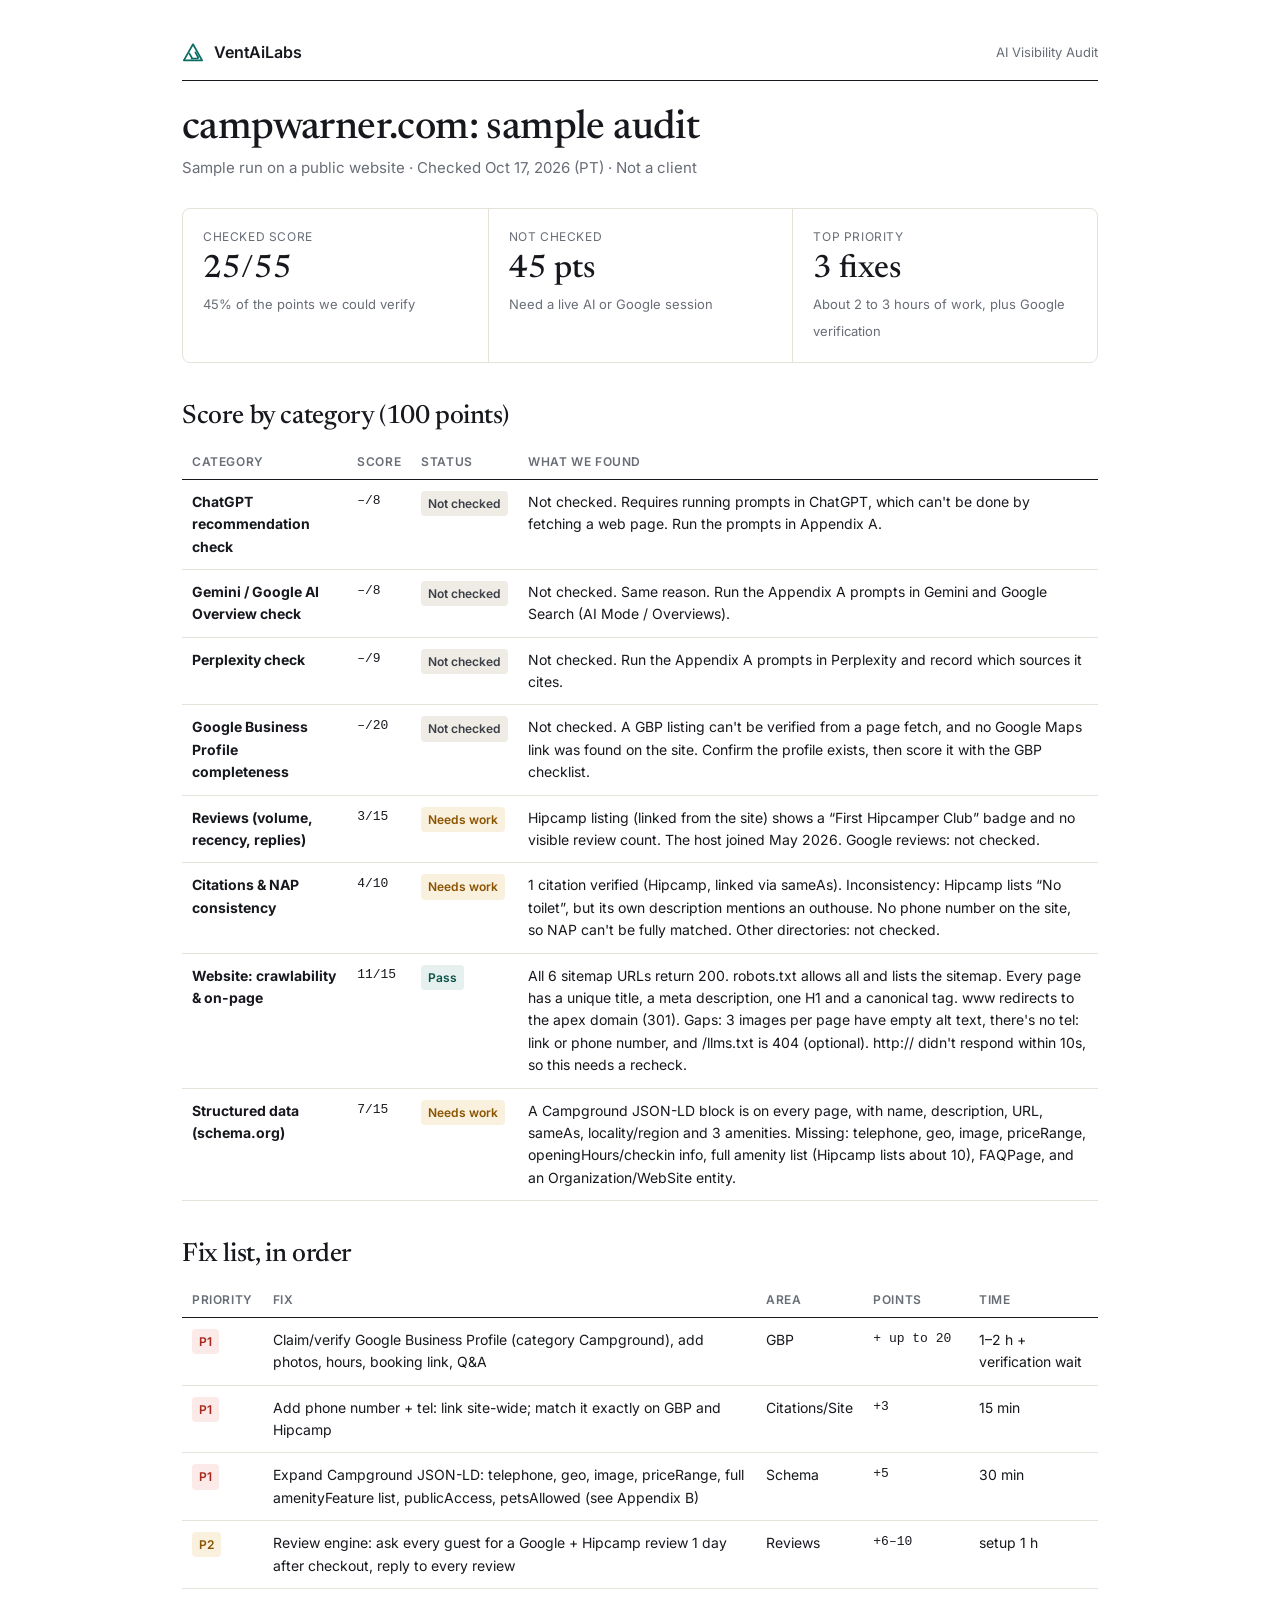
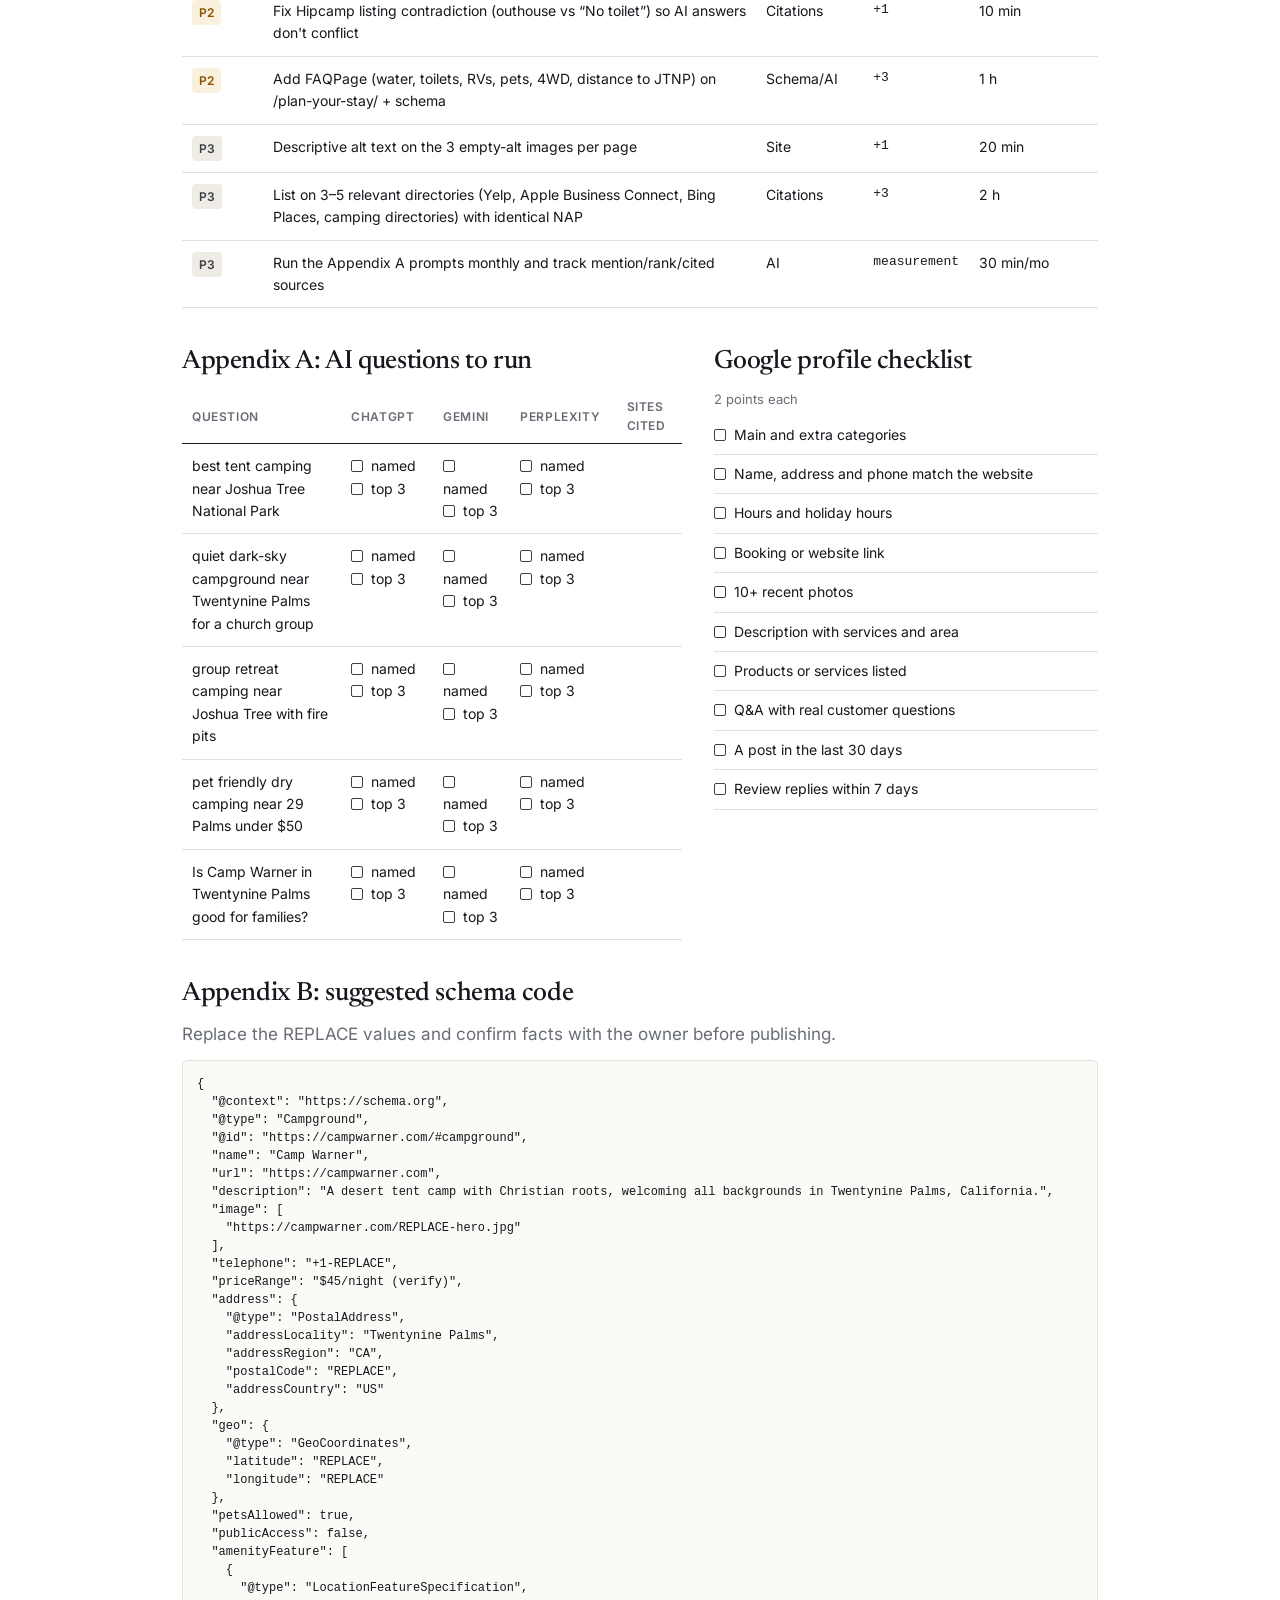
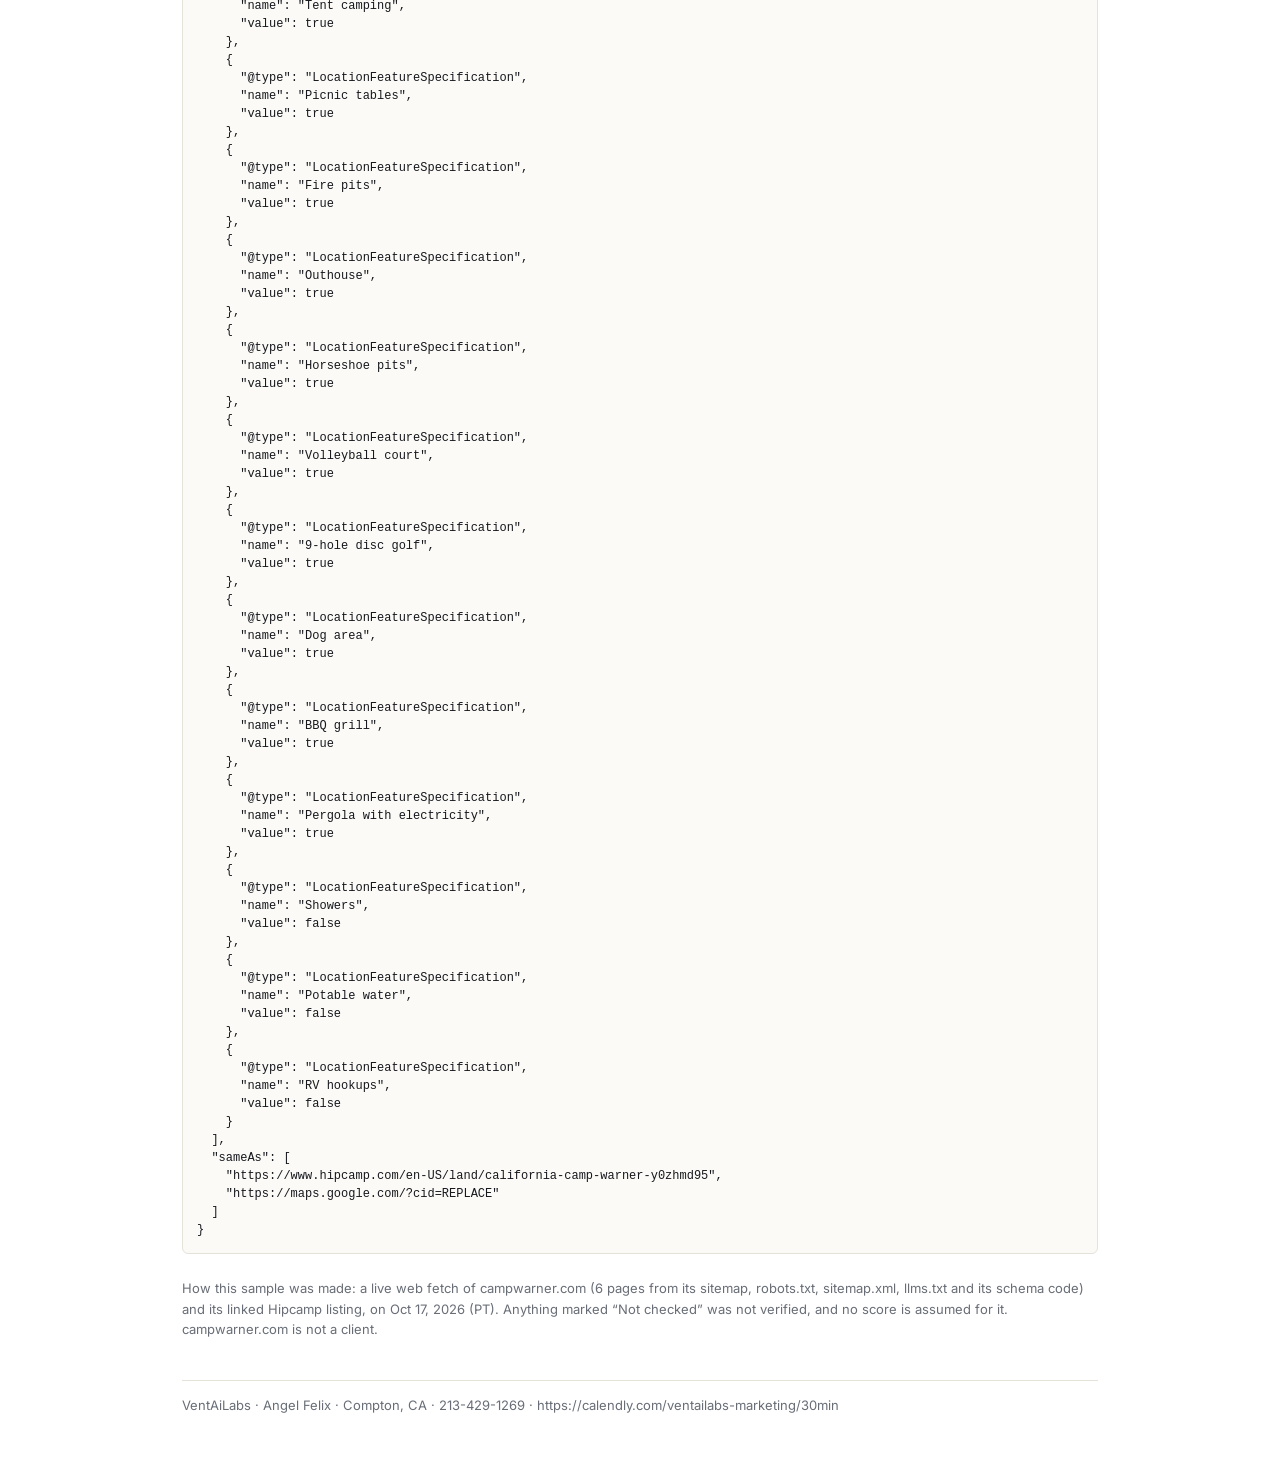
<file: ai-visibility-audit/audit-sample-campwarner.html>
<!doctype html><html lang="en"><head><meta charset="utf-8"><meta name="viewport" content="width=device-width,initial-scale=1"><title>campwarner.com: sample audit | VentAiLabs</title><link rel="stylesheet" href="site.css"><style>
body{background:#fff}
.rep{max-width:980px;margin:0 auto;padding:40px 32px 56px}
.rep-top{display:flex;justify-content:space-between;align-items:center;border-bottom:1px solid var(--ink);padding-bottom:14px}
.rep h1{font-size:40px;margin:28px 0 6px}
.rep .meta{color:var(--muted);font-size:15px}
.kpis{display:grid;grid-template-columns:repeat(3,minmax(0,1fr));border:1px solid var(--line);border-radius:8px;margin:28px 0 8px}
.kpis>div{padding:18px 20px}.kpis>div+div{border-left:1px solid var(--line)}
.kpis span{display:block;font-size:12px;color:var(--muted);text-transform:uppercase;letter-spacing:.05em}
.kpis b{display:block;font-family:var(--serif);font-weight:500;font-size:32px;line-height:1.1;margin:6px 0 2px}
.kpis small{color:var(--muted);font-size:13px}
.rep h2{font-size:26px;margin:40px 0 12px}
.tw{overflow-x:auto}
table{width:100%;border-collapse:collapse;font-size:14px}
th{text-align:left;font-size:12px;font-weight:600;color:var(--muted);text-transform:uppercase;letter-spacing:.05em;padding:8px 10px;border-bottom:1px solid var(--ink)}
td{padding:11px 10px;border-bottom:1px solid var(--line);vertical-align:top}
td.n{font-family:var(--mono);font-size:13px;white-space:nowrap}
.two{display:grid;grid-template-columns:1.3fr 1fr;gap:32px}
.chk{list-style:none;padding:0;margin:0}.chk li{padding:8px 0;border-bottom:1px solid var(--line);font-size:14px}
.box{display:inline-block;width:12px;height:12px;border:1.5px solid var(--ink2);border-radius:2px;margin-right:8px;vertical-align:-1px}
pre{background:var(--paper);border:1px solid var(--line);border-radius:6px;padding:14px;font:12px/1.5 var(--mono);overflow-x:auto;white-space:pre-wrap;word-break:break-word}
.method{font-size:13px;color:var(--muted);margin-top:24px}
.rep-foot{margin-top:40px;padding-top:14px;border-top:1px solid var(--line);font-size:13px;color:var(--muted)}
.tag{-webkit-print-color-adjust:exact;print-color-adjust:exact}
@media (max-width:720px){.kpis{grid-template-columns:1fr}.kpis>div+div{border-left:0;border-top:1px solid var(--line)}.two{grid-template-columns:1fr}.rep{padding:28px 18px}}
@media print{.rep{padding:0 .5in}h2{break-after:avoid}tr{break-inside:avoid}}
</style></head><body><div class="rep">
<div class="rep-top"><span class="mark"><svg viewBox="0 0 24 24" aria-hidden="true" fill="none" stroke="#0B6E63" stroke-width="1.9" stroke-linecap="round" stroke-linejoin="round"><path d="M12 2.5 22 20H2z"/><path d="M8.2 12.6 11.2 18M10.5 18h6.2M14.6 11.3l3.3 5.9"/></svg>VentAiLabs</span><span class="muted" style="font-size:13px">AI Visibility Audit</span></div>
<h1>campwarner.com: sample audit</h1><p class="meta">Sample run on a public website · Checked Oct 17, 2026 (PT) · Not a client</p>
<div class="kpis"><div><span>Checked score</span><b>25/55</b><small>45% of the points we could verify</small></div><div><span>Not checked</span><b>45 pts</b><small>Need a live AI or Google session</small></div><div><span>Top priority</span><b>3 fixes</b><small>About 2 to 3 hours of work, plus Google verification</small></div></div>
<h2>Score by category (100 points)</h2><div class="tw"><table><tr><th>Category</th><th>Score</th><th>Status</th><th>What we found</th></tr><tr><td><b>ChatGPT recommendation check</b></td><td class="n">–/8</td><td><span class="tag ">Not checked</span></td><td>Not checked. Requires running prompts in ChatGPT, which can't be done by fetching a web page. Run the prompts in Appendix A.</td></tr><tr><td><b>Gemini / Google AI Overview check</b></td><td class="n">–/8</td><td><span class="tag ">Not checked</span></td><td>Not checked. Same reason. Run the Appendix A prompts in Gemini and Google Search (AI Mode / Overviews).</td></tr><tr><td><b>Perplexity check</b></td><td class="n">–/9</td><td><span class="tag ">Not checked</span></td><td>Not checked. Run the Appendix A prompts in Perplexity and record which sources it cites.</td></tr><tr><td><b>Google Business Profile completeness</b></td><td class="n">–/20</td><td><span class="tag ">Not checked</span></td><td>Not checked. A GBP listing can't be verified from a page fetch, and no Google Maps link was found on the site. Confirm the profile exists, then score it with the GBP checklist.</td></tr><tr><td><b>Reviews (volume, recency, replies)</b></td><td class="n">3/15</td><td><span class="tag a">Needs work</span></td><td>Hipcamp listing (linked from the site) shows a “First Hipcamper Club” badge and no visible review count. The host joined May 2026. Google reviews: not checked.</td></tr><tr><td><b>Citations & NAP consistency</b></td><td class="n">4/10</td><td><span class="tag a">Needs work</span></td><td>1 citation verified (Hipcamp, linked via sameAs). Inconsistency: Hipcamp lists “No toilet”, but its own description mentions an outhouse. No phone number on the site, so NAP can't be fully matched. Other directories: not checked.</td></tr><tr><td><b>Website: crawlability & on-page</b></td><td class="n">11/15</td><td><span class="tag g">Pass</span></td><td>All 6 sitemap URLs return 200. robots.txt allows all and lists the sitemap. Every page has a unique title, a meta description, one H1 and a canonical tag. www redirects to the apex domain (301). Gaps: 3 images per page have empty alt text, there's no tel: link or phone number, and /llms.txt is 404 (optional). http:// didn't respond within 10s, so this needs a recheck.</td></tr><tr><td><b>Structured data (schema.org)</b></td><td class="n">7/15</td><td><span class="tag a">Needs work</span></td><td>A Campground JSON-LD block is on every page, with name, description, URL, sameAs, locality/region and 3 amenities. Missing: telephone, geo, image, priceRange, openingHours/checkin info, full amenity list (Hipcamp lists about 10), FAQPage, and an Organization/WebSite entity.</td></tr></table></div>
<h2>Fix list, in order</h2><div class="tw"><table><tr><th>Priority</th><th>Fix</th><th>Area</th><th>Points</th><th>Time</th></tr><tr><td><span class="tag r">P1</span></td><td>Claim/verify Google Business Profile (category Campground), add photos, hours, booking link, Q&A</td><td>GBP</td><td class="n">+ up to 20</td><td>1–2 h + verification wait</td></tr><tr><td><span class="tag r">P1</span></td><td>Add phone number + tel: link site-wide; match it exactly on GBP and Hipcamp</td><td>Citations/Site</td><td class="n">+3</td><td>15 min</td></tr><tr><td><span class="tag r">P1</span></td><td>Expand Campground JSON-LD: telephone, geo, image, priceRange, full amenityFeature list, publicAccess, petsAllowed (see Appendix B)</td><td>Schema</td><td class="n">+5</td><td>30 min</td></tr><tr><td><span class="tag a">P2</span></td><td>Review engine: ask every guest for a Google + Hipcamp review 1 day after checkout, reply to every review</td><td>Reviews</td><td class="n">+6–10</td><td>setup 1 h</td></tr><tr><td><span class="tag a">P2</span></td><td>Fix Hipcamp listing contradiction (outhouse vs “No toilet”) so AI answers don't conflict</td><td>Citations</td><td class="n">+1</td><td>10 min</td></tr><tr><td><span class="tag a">P2</span></td><td>Add FAQPage (water, toilets, RVs, pets, 4WD, distance to JTNP) on /plan-your-stay/ + schema</td><td>Schema/AI</td><td class="n">+3</td><td>1 h</td></tr><tr><td><span class="tag ">P3</span></td><td>Descriptive alt text on the 3 empty-alt images per page</td><td>Site</td><td class="n">+1</td><td>20 min</td></tr><tr><td><span class="tag ">P3</span></td><td>List on 3–5 relevant directories (Yelp, Apple Business Connect, Bing Places, camping directories) with identical NAP</td><td>Citations</td><td class="n">+3</td><td>2 h</td></tr><tr><td><span class="tag ">P3</span></td><td>Run the Appendix A prompts monthly and track mention/rank/cited sources</td><td>AI</td><td class="n">measurement</td><td>30 min/mo</td></tr></table></div>
<div class="two"><div><h2>Appendix A: AI questions to run</h2><div class="tw"><table><tr><th>Question</th><th>ChatGPT</th><th>Gemini</th><th>Perplexity</th><th>Sites cited</th></tr><tr><td>best tent camping near Joshua Tree National Park</td><td><span class="box"></span>named <span class="box"></span>top 3</td><td><span class="box"></span>named <span class="box"></span>top 3</td><td><span class="box"></span>named <span class="box"></span>top 3</td><td></td></tr><tr><td>quiet dark-sky campground near Twentynine Palms for a church group</td><td><span class="box"></span>named <span class="box"></span>top 3</td><td><span class="box"></span>named <span class="box"></span>top 3</td><td><span class="box"></span>named <span class="box"></span>top 3</td><td></td></tr><tr><td>group retreat camping near Joshua Tree with fire pits</td><td><span class="box"></span>named <span class="box"></span>top 3</td><td><span class="box"></span>named <span class="box"></span>top 3</td><td><span class="box"></span>named <span class="box"></span>top 3</td><td></td></tr><tr><td>pet friendly dry camping near 29 Palms under $50</td><td><span class="box"></span>named <span class="box"></span>top 3</td><td><span class="box"></span>named <span class="box"></span>top 3</td><td><span class="box"></span>named <span class="box"></span>top 3</td><td></td></tr><tr><td>Is Camp Warner in Twentynine Palms good for families?</td><td><span class="box"></span>named <span class="box"></span>top 3</td><td><span class="box"></span>named <span class="box"></span>top 3</td><td><span class="box"></span>named <span class="box"></span>top 3</td><td></td></tr></table></div></div>
<div><h2>Google profile checklist</h2><p class="muted" style="font-size:13px;margin-bottom:6px">2 points each</p><ul class="chk"><li><span class="box"></span>Main and extra categories</li><li><span class="box"></span>Name, address and phone match the website</li><li><span class="box"></span>Hours and holiday hours</li><li><span class="box"></span>Booking or website link</li><li><span class="box"></span>10+ recent photos</li><li><span class="box"></span>Description with services and area</li><li><span class="box"></span>Products or services listed</li><li><span class="box"></span>Q&A with real customer questions</li><li><span class="box"></span>A post in the last 30 days</li><li><span class="box"></span>Review replies within 7 days</li></ul></div></div>
<h2>Appendix B: suggested schema code</h2><p class="muted" style="margin-bottom:10px">Replace the REPLACE values and confirm facts with the owner before publishing.</p><pre>{
  &quot;@context&quot;: &quot;https://schema.org&quot;,
  &quot;@type&quot;: &quot;Campground&quot;,
  &quot;@id&quot;: &quot;https://campwarner.com/#campground&quot;,
  &quot;name&quot;: &quot;Camp Warner&quot;,
  &quot;url&quot;: &quot;https://campwarner.com&quot;,
  &quot;description&quot;: &quot;A desert tent camp with Christian roots, welcoming all backgrounds in Twentynine Palms, California.&quot;,
  &quot;image&quot;: [
    &quot;https://campwarner.com/REPLACE-hero.jpg&quot;
  ],
  &quot;telephone&quot;: &quot;+1-REPLACE&quot;,
  &quot;priceRange&quot;: &quot;$45/night (verify)&quot;,
  &quot;address&quot;: {
    &quot;@type&quot;: &quot;PostalAddress&quot;,
    &quot;addressLocality&quot;: &quot;Twentynine Palms&quot;,
    &quot;addressRegion&quot;: &quot;CA&quot;,
    &quot;postalCode&quot;: &quot;REPLACE&quot;,
    &quot;addressCountry&quot;: &quot;US&quot;
  },
  &quot;geo&quot;: {
    &quot;@type&quot;: &quot;GeoCoordinates&quot;,
    &quot;latitude&quot;: &quot;REPLACE&quot;,
    &quot;longitude&quot;: &quot;REPLACE&quot;
  },
  &quot;petsAllowed&quot;: true,
  &quot;publicAccess&quot;: false,
  &quot;amenityFeature&quot;: [
    {
      &quot;@type&quot;: &quot;LocationFeatureSpecification&quot;,
      &quot;name&quot;: &quot;Tent camping&quot;,
      &quot;value&quot;: true
    },
    {
      &quot;@type&quot;: &quot;LocationFeatureSpecification&quot;,
      &quot;name&quot;: &quot;Picnic tables&quot;,
      &quot;value&quot;: true
    },
    {
      &quot;@type&quot;: &quot;LocationFeatureSpecification&quot;,
      &quot;name&quot;: &quot;Fire pits&quot;,
      &quot;value&quot;: true
    },
    {
      &quot;@type&quot;: &quot;LocationFeatureSpecification&quot;,
      &quot;name&quot;: &quot;Outhouse&quot;,
      &quot;value&quot;: true
    },
    {
      &quot;@type&quot;: &quot;LocationFeatureSpecification&quot;,
      &quot;name&quot;: &quot;Horseshoe pits&quot;,
      &quot;value&quot;: true
    },
    {
      &quot;@type&quot;: &quot;LocationFeatureSpecification&quot;,
      &quot;name&quot;: &quot;Volleyball court&quot;,
      &quot;value&quot;: true
    },
    {
      &quot;@type&quot;: &quot;LocationFeatureSpecification&quot;,
      &quot;name&quot;: &quot;9-hole disc golf&quot;,
      &quot;value&quot;: true
    },
    {
      &quot;@type&quot;: &quot;LocationFeatureSpecification&quot;,
      &quot;name&quot;: &quot;Dog area&quot;,
      &quot;value&quot;: true
    },
    {
      &quot;@type&quot;: &quot;LocationFeatureSpecification&quot;,
      &quot;name&quot;: &quot;BBQ grill&quot;,
      &quot;value&quot;: true
    },
    {
      &quot;@type&quot;: &quot;LocationFeatureSpecification&quot;,
      &quot;name&quot;: &quot;Pergola with electricity&quot;,
      &quot;value&quot;: true
    },
    {
      &quot;@type&quot;: &quot;LocationFeatureSpecification&quot;,
      &quot;name&quot;: &quot;Showers&quot;,
      &quot;value&quot;: false
    },
    {
      &quot;@type&quot;: &quot;LocationFeatureSpecification&quot;,
      &quot;name&quot;: &quot;Potable water&quot;,
      &quot;value&quot;: false
    },
    {
      &quot;@type&quot;: &quot;LocationFeatureSpecification&quot;,
      &quot;name&quot;: &quot;RV hookups&quot;,
      &quot;value&quot;: false
    }
  ],
  &quot;sameAs&quot;: [
    &quot;https://www.hipcamp.com/en-US/land/california-camp-warner-y0zhmd95&quot;,
    &quot;https://maps.google.com/?cid=REPLACE&quot;
  ]
}</pre><p class="method">How this sample was made: a live web fetch of campwarner.com (6 pages from its sitemap, robots.txt, sitemap.xml, llms.txt and its schema code) and its linked Hipcamp listing, on Oct 17, 2026 (PT). Anything marked “Not checked” was not verified, and no score is assumed for it. campwarner.com is not a client.</p>
<p class="rep-foot">VentAiLabs · Angel Felix · Compton, CA · 213-429-1269 · https://calendly.com/ventailabs-marketing/30min</p>
</div></body></html>
</file>
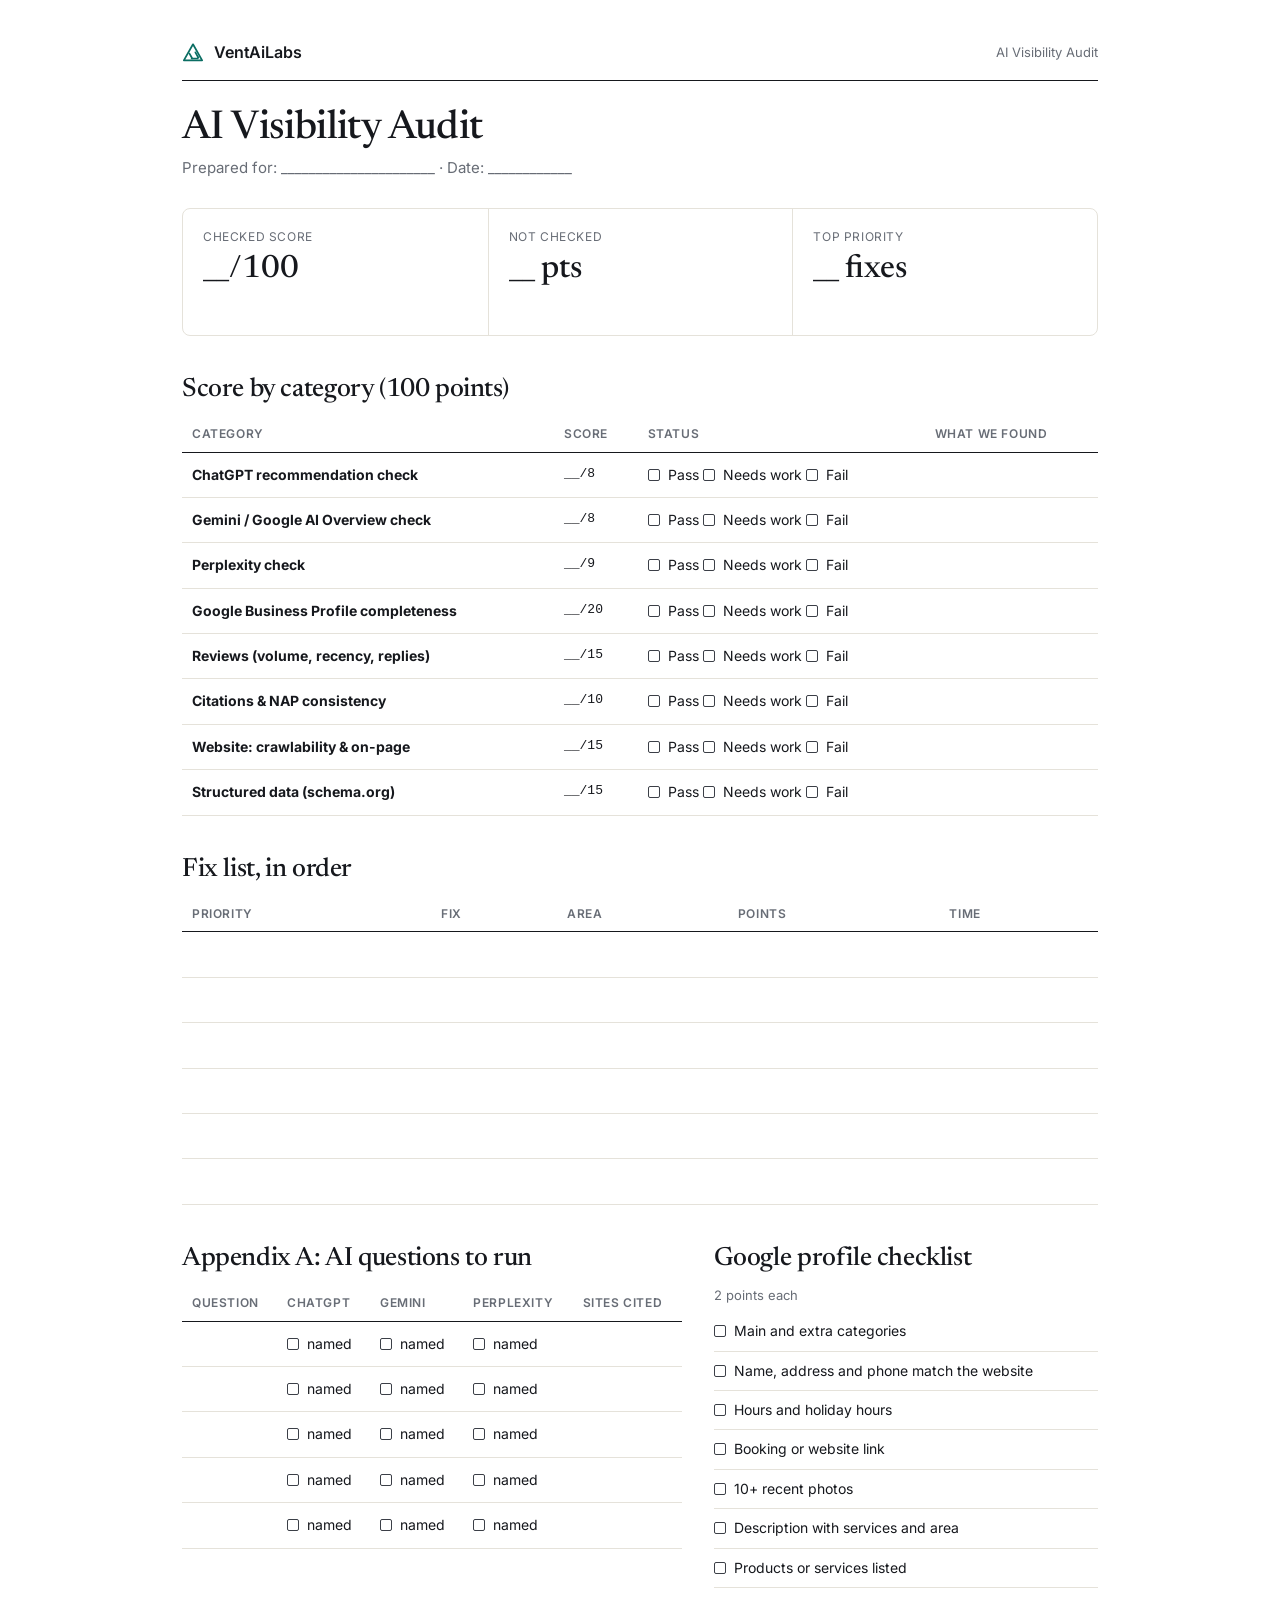
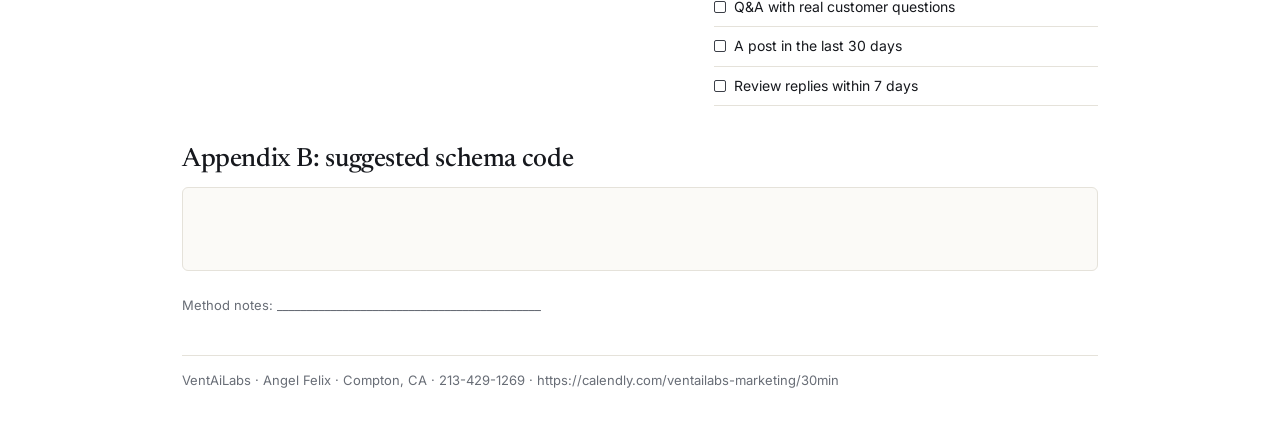
<file: ai-visibility-audit/audit-template-blank.html>
<!doctype html><html lang="en"><head><meta charset="utf-8"><meta name="viewport" content="width=device-width,initial-scale=1"><title>AI Visibility Audit | VentAiLabs</title><link rel="stylesheet" href="site.css"><style>
body{background:#fff}
.rep{max-width:980px;margin:0 auto;padding:40px 32px 56px}
.rep-top{display:flex;justify-content:space-between;align-items:center;border-bottom:1px solid var(--ink);padding-bottom:14px}
.rep h1{font-size:40px;margin:28px 0 6px}
.rep .meta{color:var(--muted);font-size:15px}
.kpis{display:grid;grid-template-columns:repeat(3,minmax(0,1fr));border:1px solid var(--line);border-radius:8px;margin:28px 0 8px}
.kpis>div{padding:18px 20px}.kpis>div+div{border-left:1px solid var(--line)}
.kpis span{display:block;font-size:12px;color:var(--muted);text-transform:uppercase;letter-spacing:.05em}
.kpis b{display:block;font-family:var(--serif);font-weight:500;font-size:32px;line-height:1.1;margin:6px 0 2px}
.kpis small{color:var(--muted);font-size:13px}
.rep h2{font-size:26px;margin:40px 0 12px}
.tw{overflow-x:auto}
table{width:100%;border-collapse:collapse;font-size:14px}
th{text-align:left;font-size:12px;font-weight:600;color:var(--muted);text-transform:uppercase;letter-spacing:.05em;padding:8px 10px;border-bottom:1px solid var(--ink)}
td{padding:11px 10px;border-bottom:1px solid var(--line);vertical-align:top}
td.n{font-family:var(--mono);font-size:13px;white-space:nowrap}
.two{display:grid;grid-template-columns:1.3fr 1fr;gap:32px}
.chk{list-style:none;padding:0;margin:0}.chk li{padding:8px 0;border-bottom:1px solid var(--line);font-size:14px}
.box{display:inline-block;width:12px;height:12px;border:1.5px solid var(--ink2);border-radius:2px;margin-right:8px;vertical-align:-1px}
pre{background:var(--paper);border:1px solid var(--line);border-radius:6px;padding:14px;font:12px/1.5 var(--mono);overflow-x:auto;white-space:pre-wrap;word-break:break-word}
.method{font-size:13px;color:var(--muted);margin-top:24px}
.rep-foot{margin-top:40px;padding-top:14px;border-top:1px solid var(--line);font-size:13px;color:var(--muted)}
.tag{-webkit-print-color-adjust:exact;print-color-adjust:exact}
@media (max-width:720px){.kpis{grid-template-columns:1fr}.kpis>div+div{border-left:0;border-top:1px solid var(--line)}.two{grid-template-columns:1fr}.rep{padding:28px 18px}}
@media print{.rep{padding:0 .5in}h2{break-after:avoid}tr{break-inside:avoid}}
</style></head><body><div class="rep">
<div class="rep-top"><span class="mark"><svg viewBox="0 0 24 24" aria-hidden="true" fill="none" stroke="#0B6E63" stroke-width="1.9" stroke-linecap="round" stroke-linejoin="round"><path d="M12 2.5 22 20H2z"/><path d="M8.2 12.6 11.2 18M10.5 18h6.2M14.6 11.3l3.3 5.9"/></svg>VentAiLabs</span><span class="muted" style="font-size:13px">AI Visibility Audit</span></div>
<h1>AI Visibility Audit</h1><p class="meta">Prepared for: ______________________ · Date: ____________</p>
<div class="kpis"><div><span>Checked score</span><b>__/100</b><small>&nbsp;</small></div><div><span>Not checked</span><b>__ pts</b><small>&nbsp;</small></div><div><span>Top priority</span><b>__ fixes</b><small>&nbsp;</small></div></div>
<h2>Score by category (100 points)</h2><div class="tw"><table><tr><th>Category</th><th>Score</th><th>Status</th><th>What we found</th></tr><tr><td><b>ChatGPT recommendation check</b></td><td class="n">__/8</td><td><span class="box"></span>Pass <span class="box"></span>Needs work <span class="box"></span>Fail</td><td></td></tr><tr><td><b>Gemini / Google AI Overview check</b></td><td class="n">__/8</td><td><span class="box"></span>Pass <span class="box"></span>Needs work <span class="box"></span>Fail</td><td></td></tr><tr><td><b>Perplexity check</b></td><td class="n">__/9</td><td><span class="box"></span>Pass <span class="box"></span>Needs work <span class="box"></span>Fail</td><td></td></tr><tr><td><b>Google Business Profile completeness</b></td><td class="n">__/20</td><td><span class="box"></span>Pass <span class="box"></span>Needs work <span class="box"></span>Fail</td><td></td></tr><tr><td><b>Reviews (volume, recency, replies)</b></td><td class="n">__/15</td><td><span class="box"></span>Pass <span class="box"></span>Needs work <span class="box"></span>Fail</td><td></td></tr><tr><td><b>Citations & NAP consistency</b></td><td class="n">__/10</td><td><span class="box"></span>Pass <span class="box"></span>Needs work <span class="box"></span>Fail</td><td></td></tr><tr><td><b>Website: crawlability & on-page</b></td><td class="n">__/15</td><td><span class="box"></span>Pass <span class="box"></span>Needs work <span class="box"></span>Fail</td><td></td></tr><tr><td><b>Structured data (schema.org)</b></td><td class="n">__/15</td><td><span class="box"></span>Pass <span class="box"></span>Needs work <span class="box"></span>Fail</td><td></td></tr></table></div>
<h2>Fix list, in order</h2><div class="tw"><table><tr><th>Priority</th><th>Fix</th><th>Area</th><th>Points</th><th>Time</th></tr><tr><td>&nbsp;</td><td></td><td></td><td></td><td></td></tr><tr><td>&nbsp;</td><td></td><td></td><td></td><td></td></tr><tr><td>&nbsp;</td><td></td><td></td><td></td><td></td></tr><tr><td>&nbsp;</td><td></td><td></td><td></td><td></td></tr><tr><td>&nbsp;</td><td></td><td></td><td></td><td></td></tr><tr><td>&nbsp;</td><td></td><td></td><td></td><td></td></tr></table></div>
<div class="two"><div><h2>Appendix A: AI questions to run</h2><div class="tw"><table><tr><th>Question</th><th>ChatGPT</th><th>Gemini</th><th>Perplexity</th><th>Sites cited</th></tr><tr><td>&nbsp;</td><td><span class="box"></span>named</td><td><span class="box"></span>named</td><td><span class="box"></span>named</td><td></td></tr><tr><td>&nbsp;</td><td><span class="box"></span>named</td><td><span class="box"></span>named</td><td><span class="box"></span>named</td><td></td></tr><tr><td>&nbsp;</td><td><span class="box"></span>named</td><td><span class="box"></span>named</td><td><span class="box"></span>named</td><td></td></tr><tr><td>&nbsp;</td><td><span class="box"></span>named</td><td><span class="box"></span>named</td><td><span class="box"></span>named</td><td></td></tr><tr><td>&nbsp;</td><td><span class="box"></span>named</td><td><span class="box"></span>named</td><td><span class="box"></span>named</td><td></td></tr></table></div></div>
<div><h2>Google profile checklist</h2><p class="muted" style="font-size:13px;margin-bottom:6px">2 points each</p><ul class="chk"><li><span class="box"></span>Main and extra categories</li><li><span class="box"></span>Name, address and phone match the website</li><li><span class="box"></span>Hours and holiday hours</li><li><span class="box"></span>Booking or website link</li><li><span class="box"></span>10+ recent photos</li><li><span class="box"></span>Description with services and area</li><li><span class="box"></span>Products or services listed</li><li><span class="box"></span>Q&A with real customer questions</li><li><span class="box"></span>A post in the last 30 days</li><li><span class="box"></span>Review replies within 7 days</li></ul></div></div>
<h2>Appendix B: suggested schema code</h2><pre>&nbsp;
&nbsp;
&nbsp;</pre><p class="method">Method notes: ____________________________________________</p>
<p class="rep-foot">VentAiLabs · Angel Felix · Compton, CA · 213-429-1269 · https://calendly.com/ventailabs-marketing/30min</p>
</div></body></html>
</file>
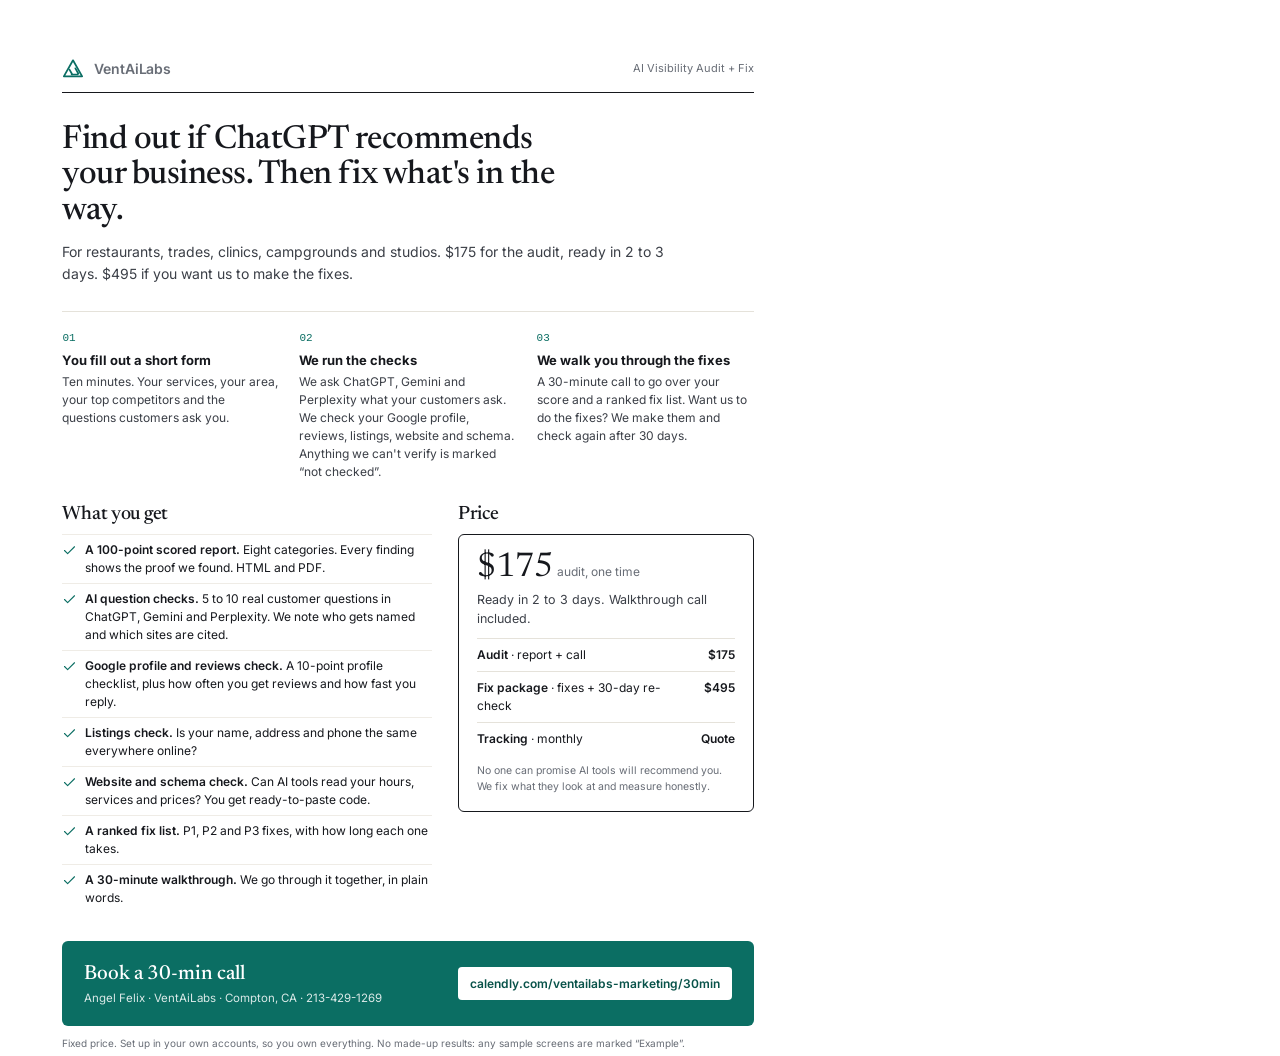
<file: ai-visibility-audit/sales-sheet.html>
<!doctype html><html lang="en"><head><meta charset="utf-8"><title>AI Visibility Audit + Fix | VentAiLabs</title><link rel="stylesheet" href="site.css"><style>
@page{size:Letter;margin:0}
body{background:#fff;font-size:12.5px;line-height:1.5}
.pg{width:8.5in;height:11in;padding:.6in .65in .5in;display:flex;flex-direction:column;overflow:hidden}
.top{display:flex;justify-content:space-between;align-items:center;border-bottom:1px solid var(--ink);padding-bottom:12px}
.top .mark{font-size:14px}.top span{font-size:11px;color:var(--muted)}
.pg h1{font-size:33px;line-height:1.08;margin:30px 0 0;max-width:15em}
.pg .lede{font-size:14px;margin-top:12px;max-width:44em}
.pg h2{font-size:19px;margin:0 0 8px}
.cols{display:grid;grid-template-columns:1fr 1fr 1fr;gap:20px;margin-top:26px;border-top:1px solid var(--line);padding-top:16px}
.cols .n{font:500 11px var(--mono);color:var(--brand)}
.cols b{display:block;font-size:13px;margin:4px 0 3px}
.cols p{color:var(--ink2);font-size:12px}
.two{display:grid;grid-template-columns:1.25fr 1fr;gap:26px;margin-top:24px}
.chk{list-style:none;margin:0;padding:0}
.chk li{display:flex;gap:8px;padding:6px 0;border-top:1px solid var(--line2);font-size:12px}
.chk li .ic{width:15px;height:15px;color:var(--brand);margin-top:2px}
.pbox{border:1px solid var(--ink);border-radius:6px;padding:16px 18px}
.pbox .amt{font-family:var(--serif);font-size:34px;line-height:1}
.pbox .amt small{font:400 12px var(--sans);color:var(--muted);margin-left:4px}
.pbox .row{display:flex;justify-content:space-between;gap:14px;border-top:1px solid var(--line);padding:7px 0;font-size:12px}
.pbox .row b{font-weight:600}
.pbox .row span:last-child{white-space:nowrap;font-weight:600}
.pbox .fine{font-size:10.5px;color:var(--muted);margin-top:8px}
.foot{margin-top:auto;background:var(--brand);color:#fff;border-radius:6px;padding:18px 22px;display:flex;justify-content:space-between;align-items:center;gap:16px;-webkit-print-color-adjust:exact;print-color-adjust:exact}
.foot b{font-family:var(--serif);font-weight:500;font-size:20px;display:block}
.foot span{font-size:11.5px;opacity:.85}
.foot .url{font:600 12px var(--sans);background:#fff;color:var(--brand-dk);padding:9px 12px;border-radius:4px;white-space:nowrap}
.honest{font-size:10px;color:var(--muted);margin-top:10px}
</style></head><body><div class="pg">
<div class="top"><span class="mark"><svg viewBox="0 0 24 24" aria-hidden="true" fill="none" stroke="#0B6E63" stroke-width="1.9" stroke-linecap="round" stroke-linejoin="round"><path d="M12 2.5 22 20H2z"/><path d="M8.2 12.6 11.2 18M10.5 18h6.2M14.6 11.3l3.3 5.9"/></svg>VentAiLabs</span><span>AI Visibility Audit + Fix</span></div>
<h1>Find out if ChatGPT recommends your business. Then fix what's in the way.</h1><p class="lede">For restaurants, trades, clinics, campgrounds and studios. $175 for the audit, ready in 2 to 3 days. $495 if you want us to make the fixes.</p>
<div class="cols"><div><span class="n">01</span><b>You fill out a short form</b><p>Ten minutes. Your services, your area, your top competitors and the questions customers ask you.</p></div><div><span class="n">02</span><b>We run the checks</b><p>We ask ChatGPT, Gemini and Perplexity what your customers ask. We check your Google profile, reviews, listings, website and schema. Anything we can't verify is marked “not checked”.</p></div><div><span class="n">03</span><b>We walk you through the fixes</b><p>A 30-minute call to go over your score and a ranked fix list. Want us to do the fixes? We make them and check again after 30 days.</p></div></div>
<div class="two"><div><h2>What you get</h2><ul class="chk"><li><svg class="ic" viewBox="0 0 24 24" aria-hidden="true"><path d="M20 6 9 17l-5-5"/></svg><span><b style="font-weight:600">A 100-point scored report.</b> Eight categories. Every finding shows the proof we found. HTML and PDF.</span></li><li><svg class="ic" viewBox="0 0 24 24" aria-hidden="true"><path d="M20 6 9 17l-5-5"/></svg><span><b style="font-weight:600">AI question checks.</b> 5 to 10 real customer questions in ChatGPT, Gemini and Perplexity. We note who gets named and which sites are cited.</span></li><li><svg class="ic" viewBox="0 0 24 24" aria-hidden="true"><path d="M20 6 9 17l-5-5"/></svg><span><b style="font-weight:600">Google profile and reviews check.</b> A 10-point profile checklist, plus how often you get reviews and how fast you reply.</span></li><li><svg class="ic" viewBox="0 0 24 24" aria-hidden="true"><path d="M20 6 9 17l-5-5"/></svg><span><b style="font-weight:600">Listings check.</b> Is your name, address and phone the same everywhere online?</span></li><li><svg class="ic" viewBox="0 0 24 24" aria-hidden="true"><path d="M20 6 9 17l-5-5"/></svg><span><b style="font-weight:600">Website and schema check.</b> Can AI tools read your hours, services and prices? You get ready-to-paste code.</span></li><li><svg class="ic" viewBox="0 0 24 24" aria-hidden="true"><path d="M20 6 9 17l-5-5"/></svg><span><b style="font-weight:600">A ranked fix list.</b> P1, P2 and P3 fixes, with how long each one takes.</span></li><li><svg class="ic" viewBox="0 0 24 24" aria-hidden="true"><path d="M20 6 9 17l-5-5"/></svg><span><b style="font-weight:600">A 30-minute walkthrough.</b> We go through it together, in plain words.</span></li></ul></div>
<div><h2>Price</h2><div class="pbox"><div class="amt">$175<small>audit, one time</small></div><p style="margin:6px 0 10px;color:var(--ink2)">Ready in 2 to 3 days. Walkthrough call included.</p><div class="row"><span><b>Audit</b> · report + call</span><span>$175</span></div><div class="row"><span><b>Fix package</b> · fixes + 30-day re-check</span><span>$495</span></div><div class="row"><span><b>Tracking</b> · monthly</span><span>Quote</span></div><p class="fine">No one can promise AI tools will recommend you. We fix what they look at and measure honestly.</p></div></div></div>
<div class="foot" style="margin-top:28px"><div><b>Book a 30-min call</b><span>Angel Felix · VentAiLabs · Compton, CA · 213-429-1269</span></div><a class="url" href="https://calendly.com/ventailabs-marketing/30min" style="text-decoration:none">calendly.com/ventailabs-marketing/30min</a></div>
<p class="honest">Fixed price. Set up in your own accounts, so you own everything. No made-up results: any sample screens are marked “Example”.</p>
</div></body></html>
</file>
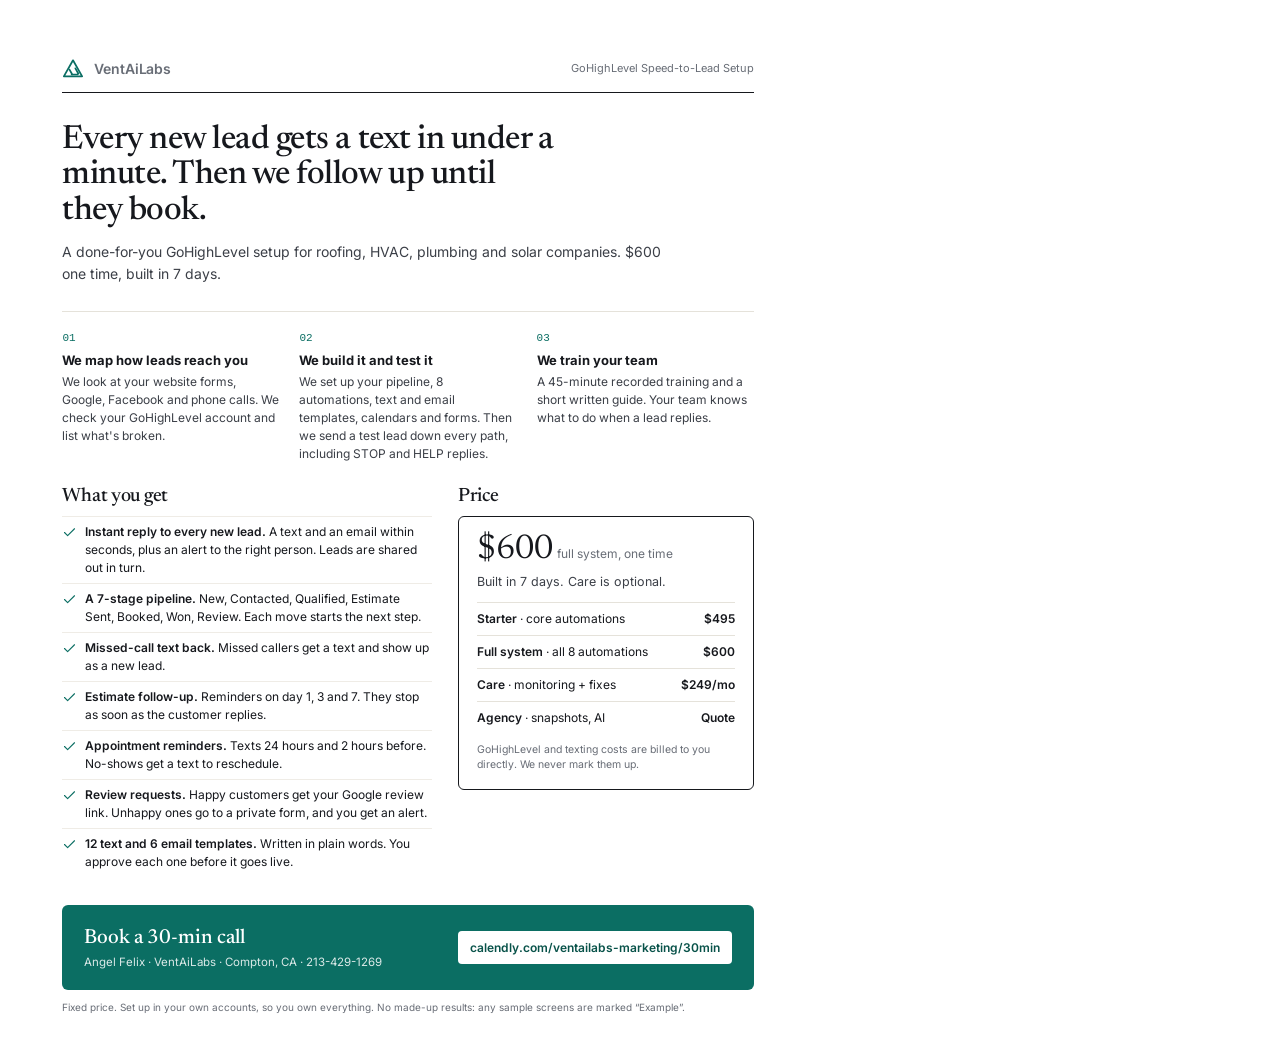
<file: ghl-speed-to-lead/sales-sheet.html>
<!doctype html><html lang="en"><head><meta charset="utf-8"><title>GoHighLevel Speed-to-Lead Setup | VentAiLabs</title><link rel="stylesheet" href="site.css"><style>
@page{size:Letter;margin:0}
body{background:#fff;font-size:12.5px;line-height:1.5}
.pg{width:8.5in;height:11in;padding:.6in .65in .5in;display:flex;flex-direction:column;overflow:hidden}
.top{display:flex;justify-content:space-between;align-items:center;border-bottom:1px solid var(--ink);padding-bottom:12px}
.top .mark{font-size:14px}.top span{font-size:11px;color:var(--muted)}
.pg h1{font-size:33px;line-height:1.08;margin:30px 0 0;max-width:15em}
.pg .lede{font-size:14px;margin-top:12px;max-width:44em}
.pg h2{font-size:19px;margin:0 0 8px}
.cols{display:grid;grid-template-columns:1fr 1fr 1fr;gap:20px;margin-top:26px;border-top:1px solid var(--line);padding-top:16px}
.cols .n{font:500 11px var(--mono);color:var(--brand)}
.cols b{display:block;font-size:13px;margin:4px 0 3px}
.cols p{color:var(--ink2);font-size:12px}
.two{display:grid;grid-template-columns:1.25fr 1fr;gap:26px;margin-top:24px}
.chk{list-style:none;margin:0;padding:0}
.chk li{display:flex;gap:8px;padding:6px 0;border-top:1px solid var(--line2);font-size:12px}
.chk li .ic{width:15px;height:15px;color:var(--brand);margin-top:2px}
.pbox{border:1px solid var(--ink);border-radius:6px;padding:16px 18px}
.pbox .amt{font-family:var(--serif);font-size:34px;line-height:1}
.pbox .amt small{font:400 12px var(--sans);color:var(--muted);margin-left:4px}
.pbox .row{display:flex;justify-content:space-between;gap:14px;border-top:1px solid var(--line);padding:7px 0;font-size:12px}
.pbox .row b{font-weight:600}
.pbox .row span:last-child{white-space:nowrap;font-weight:600}
.pbox .fine{font-size:10.5px;color:var(--muted);margin-top:8px}
.foot{margin-top:auto;background:var(--brand);color:#fff;border-radius:6px;padding:18px 22px;display:flex;justify-content:space-between;align-items:center;gap:16px;-webkit-print-color-adjust:exact;print-color-adjust:exact}
.foot b{font-family:var(--serif);font-weight:500;font-size:20px;display:block}
.foot span{font-size:11.5px;opacity:.85}
.foot .url{font:600 12px var(--sans);background:#fff;color:var(--brand-dk);padding:9px 12px;border-radius:4px;white-space:nowrap}
.honest{font-size:10px;color:var(--muted);margin-top:10px}
</style></head><body><div class="pg">
<div class="top"><span class="mark"><svg viewBox="0 0 24 24" aria-hidden="true" fill="none" stroke="#0B6E63" stroke-width="1.9" stroke-linecap="round" stroke-linejoin="round"><path d="M12 2.5 22 20H2z"/><path d="M8.2 12.6 11.2 18M10.5 18h6.2M14.6 11.3l3.3 5.9"/></svg>VentAiLabs</span><span>GoHighLevel Speed-to-Lead Setup</span></div>
<h1>Every new lead gets a text in under a minute. Then we follow up until they book.</h1><p class="lede">A done-for-you GoHighLevel setup for roofing, HVAC, plumbing and solar companies. $600 one time, built in 7 days.</p>
<div class="cols"><div><span class="n">01</span><b>We map how leads reach you</b><p>We look at your website forms, Google, Facebook and phone calls. We check your GoHighLevel account and list what's broken.</p></div><div><span class="n">02</span><b>We build it and test it</b><p>We set up your pipeline, 8 automations, text and email templates, calendars and forms. Then we send a test lead down every path, including STOP and HELP replies.</p></div><div><span class="n">03</span><b>We train your team</b><p>A 45-minute recorded training and a short written guide. Your team knows what to do when a lead replies.</p></div></div>
<div class="two"><div><h2>What you get</h2><ul class="chk"><li><svg class="ic" viewBox="0 0 24 24" aria-hidden="true"><path d="M20 6 9 17l-5-5"/></svg><span><b style="font-weight:600">Instant reply to every new lead.</b> A text and an email within seconds, plus an alert to the right person. Leads are shared out in turn.</span></li><li><svg class="ic" viewBox="0 0 24 24" aria-hidden="true"><path d="M20 6 9 17l-5-5"/></svg><span><b style="font-weight:600">A 7-stage pipeline.</b> New, Contacted, Qualified, Estimate Sent, Booked, Won, Review. Each move starts the next step.</span></li><li><svg class="ic" viewBox="0 0 24 24" aria-hidden="true"><path d="M20 6 9 17l-5-5"/></svg><span><b style="font-weight:600">Missed-call text back.</b> Missed callers get a text and show up as a new lead.</span></li><li><svg class="ic" viewBox="0 0 24 24" aria-hidden="true"><path d="M20 6 9 17l-5-5"/></svg><span><b style="font-weight:600">Estimate follow-up.</b> Reminders on day 1, 3 and 7. They stop as soon as the customer replies.</span></li><li><svg class="ic" viewBox="0 0 24 24" aria-hidden="true"><path d="M20 6 9 17l-5-5"/></svg><span><b style="font-weight:600">Appointment reminders.</b> Texts 24 hours and 2 hours before. No-shows get a text to reschedule.</span></li><li><svg class="ic" viewBox="0 0 24 24" aria-hidden="true"><path d="M20 6 9 17l-5-5"/></svg><span><b style="font-weight:600">Review requests.</b> Happy customers get your Google review link. Unhappy ones go to a private form, and you get an alert.</span></li><li><svg class="ic" viewBox="0 0 24 24" aria-hidden="true"><path d="M20 6 9 17l-5-5"/></svg><span><b style="font-weight:600">12 text and 6 email templates.</b> Written in plain words. You approve each one before it goes live.</span></li></ul></div>
<div><h2>Price</h2><div class="pbox"><div class="amt">$600<small>full system, one time</small></div><p style="margin:6px 0 10px;color:var(--ink2)">Built in 7 days. Care is optional.</p><div class="row"><span><b>Starter</b> · core automations</span><span>$495</span></div><div class="row"><span><b>Full system</b> · all 8 automations</span><span>$600</span></div><div class="row"><span><b>Care</b> · monitoring + fixes</span><span>$249/mo</span></div><div class="row"><span><b>Agency</b> · snapshots, AI</span><span>Quote</span></div><p class="fine">GoHighLevel and texting costs are billed to you directly. We never mark them up.</p></div></div></div>
<div class="foot" style="margin-top:28px"><div><b>Book a 30-min call</b><span>Angel Felix · VentAiLabs · Compton, CA · 213-429-1269</span></div><a class="url" href="https://calendly.com/ventailabs-marketing/30min" style="text-decoration:none">calendly.com/ventailabs-marketing/30min</a></div>
<p class="honest">Fixed price. Set up in your own accounts, so you own everything. No made-up results: any sample screens are marked “Example”.</p>
</div></body></html>
</file>
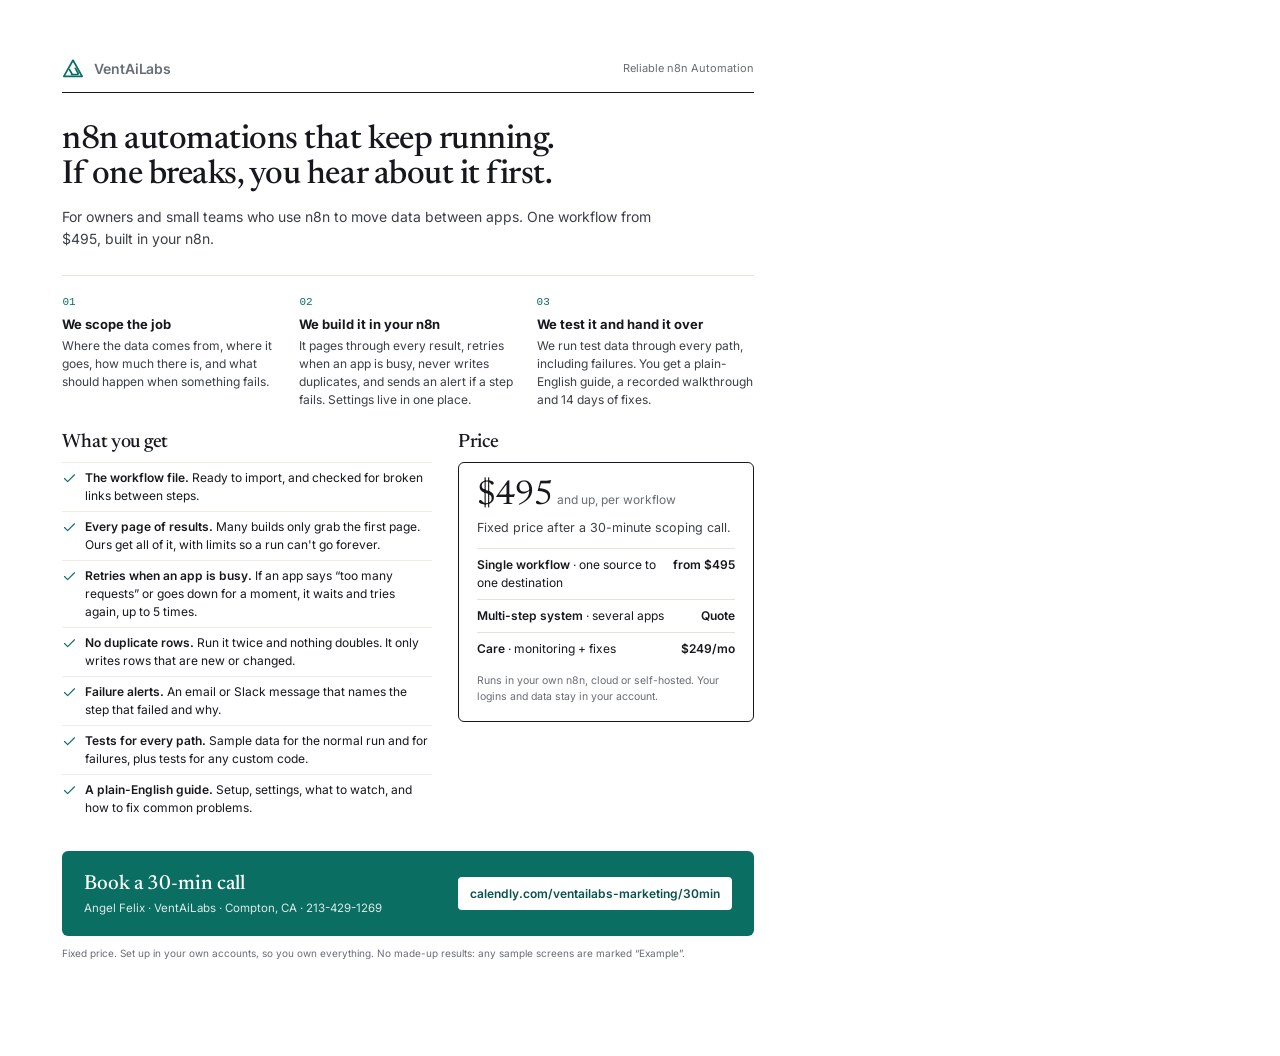
<file: n8n-production/sales-sheet.html>
<!doctype html><html lang="en"><head><meta charset="utf-8"><title>Reliable n8n Automation | VentAiLabs</title><link rel="stylesheet" href="site.css"><style>
@page{size:Letter;margin:0}
body{background:#fff;font-size:12.5px;line-height:1.5}
.pg{width:8.5in;height:11in;padding:.6in .65in .5in;display:flex;flex-direction:column;overflow:hidden}
.top{display:flex;justify-content:space-between;align-items:center;border-bottom:1px solid var(--ink);padding-bottom:12px}
.top .mark{font-size:14px}.top span{font-size:11px;color:var(--muted)}
.pg h1{font-size:33px;line-height:1.08;margin:30px 0 0;max-width:15em}
.pg .lede{font-size:14px;margin-top:12px;max-width:44em}
.pg h2{font-size:19px;margin:0 0 8px}
.cols{display:grid;grid-template-columns:1fr 1fr 1fr;gap:20px;margin-top:26px;border-top:1px solid var(--line);padding-top:16px}
.cols .n{font:500 11px var(--mono);color:var(--brand)}
.cols b{display:block;font-size:13px;margin:4px 0 3px}
.cols p{color:var(--ink2);font-size:12px}
.two{display:grid;grid-template-columns:1.25fr 1fr;gap:26px;margin-top:24px}
.chk{list-style:none;margin:0;padding:0}
.chk li{display:flex;gap:8px;padding:6px 0;border-top:1px solid var(--line2);font-size:12px}
.chk li .ic{width:15px;height:15px;color:var(--brand);margin-top:2px}
.pbox{border:1px solid var(--ink);border-radius:6px;padding:16px 18px}
.pbox .amt{font-family:var(--serif);font-size:34px;line-height:1}
.pbox .amt small{font:400 12px var(--sans);color:var(--muted);margin-left:4px}
.pbox .row{display:flex;justify-content:space-between;gap:14px;border-top:1px solid var(--line);padding:7px 0;font-size:12px}
.pbox .row b{font-weight:600}
.pbox .row span:last-child{white-space:nowrap;font-weight:600}
.pbox .fine{font-size:10.5px;color:var(--muted);margin-top:8px}
.foot{margin-top:auto;background:var(--brand);color:#fff;border-radius:6px;padding:18px 22px;display:flex;justify-content:space-between;align-items:center;gap:16px;-webkit-print-color-adjust:exact;print-color-adjust:exact}
.foot b{font-family:var(--serif);font-weight:500;font-size:20px;display:block}
.foot span{font-size:11.5px;opacity:.85}
.foot .url{font:600 12px var(--sans);background:#fff;color:var(--brand-dk);padding:9px 12px;border-radius:4px;white-space:nowrap}
.honest{font-size:10px;color:var(--muted);margin-top:10px}
</style></head><body><div class="pg">
<div class="top"><span class="mark"><svg viewBox="0 0 24 24" aria-hidden="true" fill="none" stroke="#0B6E63" stroke-width="1.9" stroke-linecap="round" stroke-linejoin="round"><path d="M12 2.5 22 20H2z"/><path d="M8.2 12.6 11.2 18M10.5 18h6.2M14.6 11.3l3.3 5.9"/></svg>VentAiLabs</span><span>Reliable n8n Automation</span></div>
<h1>n8n automations that keep running. If one breaks, you hear about it first.</h1><p class="lede">For owners and small teams who use n8n to move data between apps. One workflow from $495, built in your n8n.</p>
<div class="cols"><div><span class="n">01</span><b>We scope the job</b><p>Where the data comes from, where it goes, how much there is, and what should happen when something fails.</p></div><div><span class="n">02</span><b>We build it in your n8n</b><p>It pages through every result, retries when an app is busy, never writes duplicates, and sends an alert if a step fails. Settings live in one place.</p></div><div><span class="n">03</span><b>We test it and hand it over</b><p>We run test data through every path, including failures. You get a plain-English guide, a recorded walkthrough and 14 days of fixes.</p></div></div>
<div class="two"><div><h2>What you get</h2><ul class="chk"><li><svg class="ic" viewBox="0 0 24 24" aria-hidden="true"><path d="M20 6 9 17l-5-5"/></svg><span><b style="font-weight:600">The workflow file.</b> Ready to import, and checked for broken links between steps.</span></li><li><svg class="ic" viewBox="0 0 24 24" aria-hidden="true"><path d="M20 6 9 17l-5-5"/></svg><span><b style="font-weight:600">Every page of results.</b> Many builds only grab the first page. Ours get all of it, with limits so a run can't go forever.</span></li><li><svg class="ic" viewBox="0 0 24 24" aria-hidden="true"><path d="M20 6 9 17l-5-5"/></svg><span><b style="font-weight:600">Retries when an app is busy.</b> If an app says “too many requests” or goes down for a moment, it waits and tries again, up to 5 times.</span></li><li><svg class="ic" viewBox="0 0 24 24" aria-hidden="true"><path d="M20 6 9 17l-5-5"/></svg><span><b style="font-weight:600">No duplicate rows.</b> Run it twice and nothing doubles. It only writes rows that are new or changed.</span></li><li><svg class="ic" viewBox="0 0 24 24" aria-hidden="true"><path d="M20 6 9 17l-5-5"/></svg><span><b style="font-weight:600">Failure alerts.</b> An email or Slack message that names the step that failed and why.</span></li><li><svg class="ic" viewBox="0 0 24 24" aria-hidden="true"><path d="M20 6 9 17l-5-5"/></svg><span><b style="font-weight:600">Tests for every path.</b> Sample data for the normal run and for failures, plus tests for any custom code.</span></li><li><svg class="ic" viewBox="0 0 24 24" aria-hidden="true"><path d="M20 6 9 17l-5-5"/></svg><span><b style="font-weight:600">A plain-English guide.</b> Setup, settings, what to watch, and how to fix common problems.</span></li></ul></div>
<div><h2>Price</h2><div class="pbox"><div class="amt">$495<small>and up, per workflow</small></div><p style="margin:6px 0 10px;color:var(--ink2)">Fixed price after a 30-minute scoping call.</p><div class="row"><span><b>Single workflow</b> · one source to one destination</span><span>from $495</span></div><div class="row"><span><b>Multi-step system</b> · several apps</span><span>Quote</span></div><div class="row"><span><b>Care</b> · monitoring + fixes</span><span>$249/mo</span></div><p class="fine">Runs in your own n8n, cloud or self-hosted. Your logins and data stay in your account.</p></div></div></div>
<div class="foot" style="margin-top:28px"><div><b>Book a 30-min call</b><span>Angel Felix · VentAiLabs · Compton, CA · 213-429-1269</span></div><a class="url" href="https://calendly.com/ventailabs-marketing/30min" style="text-decoration:none">calendly.com/ventailabs-marketing/30min</a></div>
<p class="honest">Fixed price. Set up in your own accounts, so you own everything. No made-up results: any sample screens are marked “Example”.</p>
</div></body></html>
</file>
<file: site.css>
/* VentAiLabs product pages: v2 design system. One brand color, two typefaces, no gradients. */
@font-face{font-family:"Newsreader";src:url([data-uri]) format("woff2");font-weight:400 600;font-display:swap}
@font-face{font-family:"Newsreader";src:url([data-uri]) format("woff2");font-weight:400 500;font-style:italic;font-display:swap}
@font-face{font-family:"Inter";src:url([data-uri]) format("woff2");font-weight:400 700;font-display:swap}
:root{
  --paper:#FBFAF7;--white:#fff;--ink:#16181D;--ink2:#3B3F47;--muted:#686D76;--faint:#9A9EA6;
  --line:#E5E2DA;--line2:#EFECE6;--brand:#0B6E63;--brand-dk:#085249;--brand-tint:#E6F0EE;
  --amber:#8A5300;--amber-bg:#FAF0DE;--red:#A8261B;--red-bg:#FBEAE7;
  --serif:"Newsreader",Georgia,"Times New Roman",serif;
  --sans:"Inter",-apple-system,BlinkMacSystemFont,"Segoe UI",Roboto,Helvetica,Arial,sans-serif;
  --mono:ui-monospace,"SF Mono",Menlo,Consolas,"Liberation Mono",monospace;
  --r:8px;--shadow:0 1px 2px rgba(22,24,29,.04),0 6px 20px rgba(22,24,29,.06)}
*{box-sizing:border-box}
html{-webkit-text-size-adjust:100%;scroll-behavior:smooth}
body{margin:0;background:var(--paper);color:var(--ink);font:400 17px/1.6 var(--sans);-webkit-font-smoothing:antialiased}
img,svg{display:block;max-width:100%}
a{color:var(--brand)}
.wrap{max-width:1120px;margin:0 auto;padding:0 24px}
.ic{width:20px;height:20px;flex:none;stroke:currentColor;fill:none;stroke-width:1.75;stroke-linecap:round;stroke-linejoin:round}
.ic.sm{width:16px;height:16px}
/* nav */
.nav{position:sticky;top:0;z-index:20;background:rgba(251,250,247,.96);border-bottom:1px solid var(--line)}
.nav .wrap{display:flex;align-items:center;justify-content:space-between;height:64px;gap:16px}
.mark{display:flex;align-items:center;gap:10px;color:var(--ink);text-decoration:none;font-weight:600;letter-spacing:-.01em;font-size:16px}
.mark svg{width:22px;height:22px}
.nav nav{display:flex;align-items:center;gap:28px;font-size:15px}
.nav nav a{color:var(--ink2);text-decoration:none}
.nav nav a:hover{color:var(--ink)}
.nav nav a.btn{color:#fff}
/* buttons */
.btn{display:inline-flex;align-items:center;gap:8px;background:var(--brand);color:#fff;text-decoration:none;font:600 15px/1 var(--sans);padding:14px 20px;border-radius:6px;border:1px solid var(--brand);cursor:pointer;white-space:nowrap}
.btn:hover{background:var(--brand-dk);border-color:var(--brand-dk)}
.btn.small{padding:10px 14px;font-size:14px}
.btn .ic{width:16px;height:16px}
.textlink{color:var(--ink);font-weight:500;text-decoration:underline;text-underline-offset:4px;text-decoration-color:var(--line);font-size:15px}
.textlink:hover{text-decoration-color:var(--ink)}
/* type */
h1,h2,h3{font-family:var(--serif);font-weight:500;letter-spacing:-.015em;margin:0;color:var(--ink)}
h1{font-size:clamp(38px,5vw,60px);line-height:1.04}
h2{font-size:clamp(30px,3.4vw,40px);line-height:1.1}
h3{font-family:var(--sans);font-size:17px;font-weight:600;letter-spacing:-.005em;line-height:1.35}
.kicker{font:600 13px/1 var(--sans);letter-spacing:.06em;text-transform:uppercase;color:var(--brand);margin:0 0 18px}
.lede{font-size:19px;line-height:1.55;color:var(--ink2);max-width:34em;margin:22px 0 0}
.lede b{color:var(--ink);font-weight:600}
p{margin:0}
.muted{color:var(--muted)}
/* hero */
.hero{padding:72px 0 88px;border-bottom:1px solid var(--line)}
.hero .wrap{display:grid;grid-template-columns:minmax(0,1fr) minmax(0,1.02fr);gap:64px;align-items:center}
.hero .actions{display:flex;align-items:center;gap:22px;flex-wrap:wrap;margin-top:32px}
.facts{display:flex;flex-wrap:wrap;gap:10px 22px;margin:30px 0 0;padding:0;list-style:none;font-size:14px;color:var(--ink2)}
.facts li{display:flex;align-items:center;gap:7px}
.facts .ic{width:16px;height:16px;color:var(--brand)}
/* sections */
.sec{padding:96px 0;border-bottom:1px solid var(--line)}
.sec.alt{background:var(--white)}
.sec-head{max-width:640px;margin:0 0 48px}
.sec-head p{margin-top:14px;color:var(--ink2);font-size:18px}
/* steps */
.steps{list-style:none;margin:0;padding:0;display:grid;grid-template-columns:repeat(3,minmax(0,1fr));gap:0;border-top:1px solid var(--ink)}
.steps li{padding:28px 32px 8px 0}
.steps li+li{padding-left:32px;border-left:1px solid var(--line)}
.steps .n{font:500 15px/1 var(--mono);color:var(--brand);display:block;margin-bottom:18px}
.steps h3{font-family:var(--serif);font-size:24px;font-weight:500;margin-bottom:10px}
.steps p{color:var(--ink2);font-size:16px}
.steps .when{display:inline-block;margin-top:14px;font-size:13px;color:var(--muted);border:1px solid var(--line);border-radius:4px;padding:3px 8px;background:var(--white)}
/* checklist */
.get{display:grid;grid-template-columns:minmax(0,1fr) minmax(0,1fr);gap:0 56px;list-style:none;margin:0;padding:0}
.get li{display:flex;gap:14px;padding:18px 0;border-top:1px solid var(--line)}
.get li .ic{color:var(--brand);margin-top:3px}
.get b{display:block;font-weight:600}
.get span{color:var(--ink2);font-size:16px}
/* pricing */
.price{display:grid;grid-template-columns:minmax(0,1.25fr) minmax(0,1fr);border:1px solid var(--ink);border-radius:var(--r);background:var(--white);overflow:hidden}
.price>div{padding:36px}
.price>div+div{border-left:1px solid var(--line);background:var(--paper)}
.price .label{font-size:14px;font-weight:600;color:var(--muted);margin-bottom:10px}
.price .amt{font-family:var(--serif);font-size:56px;line-height:1;letter-spacing:-.02em}
.price .amt small{font-family:var(--sans);font-size:17px;color:var(--muted);letter-spacing:0;margin-left:6px}
.price .then{margin-top:10px;color:var(--ink2)}
.price ul{list-style:none;margin:24px 0 28px;padding:0}
.price li{display:flex;gap:10px;padding:6px 0;font-size:16px}
.price li .ic{color:var(--brand);width:18px;height:18px;margin-top:3px}
.price .amt2{font-family:var(--serif);font-size:36px;line-height:1}
.price .note{font-size:14px;color:var(--muted);margin-top:22px}
.tiers{margin:20px 0 0;padding:0;list-style:none;border-top:1px solid var(--line)}
.tiers li{display:flex;justify-content:space-between;gap:16px;padding:14px 0;border-bottom:1px solid var(--line);font-size:16px}
.tiers li b{font-weight:600}
.tiers li .p{font-family:var(--serif);font-size:22px;white-space:nowrap}
.tiers li small{display:block;color:var(--muted);font-size:14px}
/* faq */
.faq{max-width:760px}
.faq details{border-top:1px solid var(--line)}
.faq details:last-child{border-bottom:1px solid var(--line)}
.faq summary{list-style:none;cursor:pointer;padding:22px 40px 22px 0;font-weight:600;font-size:18px;position:relative}
.faq summary::-webkit-details-marker{display:none}
.faq summary::after{content:"";position:absolute;right:6px;top:50%;width:10px;height:10px;border-right:1.75px solid var(--ink2);border-bottom:1.75px solid var(--ink2);transform:translateY(-70%) rotate(45deg);transition:transform .15s}
.faq details[open] summary::after{transform:translateY(-30%) rotate(225deg)}
.faq details p{padding:0 40px 24px 0;color:var(--ink2)}
/* closing */
.close{background:var(--brand);color:#fff;padding:88px 0}
.close h2{color:#fff;max-width:18em}
.close p{color:rgba(255,255,255,.82);margin-top:14px;font-size:18px;max-width:36em}
.close .btn{background:#fff;color:var(--brand-dk);border-color:#fff;margin-top:30px}
.close .btn:hover{background:var(--paper)}
.close .alt{margin-top:18px;font-size:15px;color:rgba(255,255,255,.75)}
.close .alt a{color:#fff}
footer{padding:36px 0 48px;font-size:14px;color:var(--muted)}
footer .wrap{display:flex;justify-content:space-between;gap:24px;flex-wrap:wrap}
footer p{max-width:46em}
/* example tag */
.ex{display:inline-flex;align-items:center;font:600 11px/1 var(--sans);letter-spacing:.06em;text-transform:uppercase;color:var(--amber);background:var(--amber-bg);border-radius:3px;padding:4px 6px;vertical-align:middle}
/* app windows (hero + previews) */
.app{background:var(--white);border:1px solid var(--line);border-radius:10px;box-shadow:var(--shadow);overflow:hidden;font-size:14px;line-height:1.45;color:var(--ink)}
.app-bar{display:flex;align-items:center;justify-content:space-between;gap:12px;padding:10px 14px;border-bottom:1px solid var(--line2);background:#FCFCFB;font-size:13px;color:var(--muted)}
.app-bar .t{display:flex;align-items:center;gap:8px;color:var(--ink);font-weight:600;min-width:0}
.app-bar .t span{overflow:hidden;text-overflow:ellipsis;white-space:nowrap}
.app-body{padding:16px}
.tag{display:inline-flex;align-items:center;gap:5px;font-size:12px;font-weight:600;border-radius:4px;padding:3px 7px;background:var(--line2);color:var(--ink2);white-space:nowrap}
.tag.g{background:var(--brand-tint);color:var(--brand-dk)}
.tag.a{background:var(--amber-bg);color:var(--amber)}
.tag.r{background:var(--red-bg);color:var(--red)}
.dot{width:7px;height:7px;border-radius:50%;background:currentColor;display:inline-block}
.live .dot{animation:blink 1.4s infinite}@keyframes blink{50%{opacity:.25}}
.mono{font-family:var(--mono);font-size:12.5px}
.seg{display:inline-flex;flex-wrap:wrap;gap:4px;padding:4px;background:var(--line2);border-radius:8px}
.seg button{font:500 14px/1 var(--sans);color:var(--ink2);background:none;border:0;border-radius:5px;padding:9px 12px;cursor:pointer}
.seg button[aria-pressed=true]{background:var(--white);color:var(--ink);box-shadow:0 1px 2px rgba(0,0,0,.08)}
.ctl{display:inline-flex;align-items:center;gap:7px;font:500 14px/1 var(--sans);color:var(--ink);background:var(--white);border:1px solid var(--line);border-radius:6px;padding:9px 12px;cursor:pointer}
.ctl:hover{border-color:var(--faint)}
a.ctl{text-decoration:none}
.ctl.pri{background:var(--ink);color:#fff;border-color:var(--ink)}
.ctl .ic{width:15px;height:15px}
.preview-note{font-size:14px;color:var(--muted);margin-top:14px;display:flex;gap:8px;align-items:flex-start}
.preview-note .ic{width:16px;height:16px;margin-top:3px}
/* hero visual stack */
.stack{position:relative}
.stack .ex.corner{position:absolute;top:-12px;right:12px;z-index:3}
/* print */
@media print{.nav{position:static}}
/* responsive */
@media (max-width:960px){
  .hero{padding:48px 0 64px}
  .hero .wrap{grid-template-columns:minmax(0,1fr);gap:48px}
  .nav nav a:not(.btn){display:none}
  .sec{padding:72px 0}
  .steps{grid-template-columns:minmax(0,1fr)}
  .steps li,.steps li+li{padding:24px 0;border-left:0}
  .steps li+li{border-top:1px solid var(--line)}
  .get{grid-template-columns:minmax(0,1fr)}
  .price{grid-template-columns:minmax(0,1fr)}
  .price>div+div{border-left:0;border-top:1px solid var(--line)}
}
@media (max-width:520px){
  body{font-size:16px}
  .wrap{padding:0 20px}
  .lede{font-size:18px}
  .price>div{padding:26px 22px}
  .price .amt{font-size:46px}
  .hero .actions{gap:16px}
  .btn{padding:14px 18px}
  .faq summary{font-size:17px}
  .close{padding:64px 0}
}
</file>
<file: ai-receptionist/site.css>
/* VentAiLabs product pages: v2 design system. One brand color, two typefaces, no gradients. */
@font-face{font-family:"Newsreader";src:url([data-uri]) format("woff2");font-weight:400 600;font-display:swap}
@font-face{font-family:"Newsreader";src:url([data-uri]) format("woff2");font-weight:400 500;font-style:italic;font-display:swap}
@font-face{font-family:"Inter";src:url([data-uri]) format("woff2");font-weight:400 700;font-display:swap}
:root{
  --paper:#FBFAF7;--white:#fff;--ink:#16181D;--ink2:#3B3F47;--muted:#686D76;--faint:#9A9EA6;
  --line:#E5E2DA;--line2:#EFECE6;--brand:#0B6E63;--brand-dk:#085249;--brand-tint:#E6F0EE;
  --amber:#8A5300;--amber-bg:#FAF0DE;--red:#A8261B;--red-bg:#FBEAE7;
  --serif:"Newsreader",Georgia,"Times New Roman",serif;
  --sans:"Inter",-apple-system,BlinkMacSystemFont,"Segoe UI",Roboto,Helvetica,Arial,sans-serif;
  --mono:ui-monospace,"SF Mono",Menlo,Consolas,"Liberation Mono",monospace;
  --r:8px;--shadow:0 1px 2px rgba(22,24,29,.04),0 6px 20px rgba(22,24,29,.06)}
*{box-sizing:border-box}
html{-webkit-text-size-adjust:100%;scroll-behavior:smooth}
body{margin:0;background:var(--paper);color:var(--ink);font:400 17px/1.6 var(--sans);-webkit-font-smoothing:antialiased}
img,svg{display:block;max-width:100%}
a{color:var(--brand)}
.wrap{max-width:1120px;margin:0 auto;padding:0 24px}
.ic{width:20px;height:20px;flex:none;stroke:currentColor;fill:none;stroke-width:1.75;stroke-linecap:round;stroke-linejoin:round}
.ic.sm{width:16px;height:16px}
/* nav */
.nav{position:sticky;top:0;z-index:20;background:rgba(251,250,247,.96);border-bottom:1px solid var(--line)}
.nav .wrap{display:flex;align-items:center;justify-content:space-between;height:64px;gap:16px}
.mark{display:flex;align-items:center;gap:10px;color:var(--ink);text-decoration:none;font-weight:600;letter-spacing:-.01em;font-size:16px}
.mark svg{width:22px;height:22px}
.nav nav{display:flex;align-items:center;gap:28px;font-size:15px}
.nav nav a{color:var(--ink2);text-decoration:none}
.nav nav a:hover{color:var(--ink)}
.nav nav a.btn{color:#fff}
/* buttons */
.btn{display:inline-flex;align-items:center;gap:8px;background:var(--brand);color:#fff;text-decoration:none;font:600 15px/1 var(--sans);padding:14px 20px;border-radius:6px;border:1px solid var(--brand);cursor:pointer;white-space:nowrap}
.btn:hover{background:var(--brand-dk);border-color:var(--brand-dk)}
.btn.small{padding:10px 14px;font-size:14px}
.btn .ic{width:16px;height:16px}
.textlink{color:var(--ink);font-weight:500;text-decoration:underline;text-underline-offset:4px;text-decoration-color:var(--line);font-size:15px}
.textlink:hover{text-decoration-color:var(--ink)}
/* type */
h1,h2,h3{font-family:var(--serif);font-weight:500;letter-spacing:-.015em;margin:0;color:var(--ink)}
h1{font-size:clamp(38px,5vw,60px);line-height:1.04}
h2{font-size:clamp(30px,3.4vw,40px);line-height:1.1}
h3{font-family:var(--sans);font-size:17px;font-weight:600;letter-spacing:-.005em;line-height:1.35}
.kicker{font:600 13px/1 var(--sans);letter-spacing:.06em;text-transform:uppercase;color:var(--brand);margin:0 0 18px}
.lede{font-size:19px;line-height:1.55;color:var(--ink2);max-width:34em;margin:22px 0 0}
.lede b{color:var(--ink);font-weight:600}
p{margin:0}
.muted{color:var(--muted)}
/* hero */
.hero{padding:72px 0 88px;border-bottom:1px solid var(--line)}
.hero .wrap{display:grid;grid-template-columns:minmax(0,1fr) minmax(0,1.02fr);gap:64px;align-items:center}
.hero .actions{display:flex;align-items:center;gap:22px;flex-wrap:wrap;margin-top:32px}
.facts{display:flex;flex-wrap:wrap;gap:10px 22px;margin:30px 0 0;padding:0;list-style:none;font-size:14px;color:var(--ink2)}
.facts li{display:flex;align-items:center;gap:7px}
.facts .ic{width:16px;height:16px;color:var(--brand)}
/* sections */
.sec{padding:96px 0;border-bottom:1px solid var(--line)}
.sec.alt{background:var(--white)}
.sec-head{max-width:640px;margin:0 0 48px}
.sec-head p{margin-top:14px;color:var(--ink2);font-size:18px}
/* steps */
.steps{list-style:none;margin:0;padding:0;display:grid;grid-template-columns:repeat(3,minmax(0,1fr));gap:0;border-top:1px solid var(--ink)}
.steps li{padding:28px 32px 8px 0}
.steps li+li{padding-left:32px;border-left:1px solid var(--line)}
.steps .n{font:500 15px/1 var(--mono);color:var(--brand);display:block;margin-bottom:18px}
.steps h3{font-family:var(--serif);font-size:24px;font-weight:500;margin-bottom:10px}
.steps p{color:var(--ink2);font-size:16px}
.steps .when{display:inline-block;margin-top:14px;font-size:13px;color:var(--muted);border:1px solid var(--line);border-radius:4px;padding:3px 8px;background:var(--white)}
/* checklist */
.get{display:grid;grid-template-columns:minmax(0,1fr) minmax(0,1fr);gap:0 56px;list-style:none;margin:0;padding:0}
.get li{display:flex;gap:14px;padding:18px 0;border-top:1px solid var(--line)}
.get li .ic{color:var(--brand);margin-top:3px}
.get b{display:block;font-weight:600}
.get span{color:var(--ink2);font-size:16px}
/* pricing */
.price{display:grid;grid-template-columns:minmax(0,1.25fr) minmax(0,1fr);border:1px solid var(--ink);border-radius:var(--r);background:var(--white);overflow:hidden}
.price>div{padding:36px}
.price>div+div{border-left:1px solid var(--line);background:var(--paper)}
.price .label{font-size:14px;font-weight:600;color:var(--muted);margin-bottom:10px}
.price .amt{font-family:var(--serif);font-size:56px;line-height:1;letter-spacing:-.02em}
.price .amt small{font-family:var(--sans);font-size:17px;color:var(--muted);letter-spacing:0;margin-left:6px}
.price .then{margin-top:10px;color:var(--ink2)}
.price ul{list-style:none;margin:24px 0 28px;padding:0}
.price li{display:flex;gap:10px;padding:6px 0;font-size:16px}
.price li .ic{color:var(--brand);width:18px;height:18px;margin-top:3px}
.price .amt2{font-family:var(--serif);font-size:36px;line-height:1}
.price .note{font-size:14px;color:var(--muted);margin-top:22px}
.tiers{margin:20px 0 0;padding:0;list-style:none;border-top:1px solid var(--line)}
.tiers li{display:flex;justify-content:space-between;gap:16px;padding:14px 0;border-bottom:1px solid var(--line);font-size:16px}
.tiers li b{font-weight:600}
.tiers li .p{font-family:var(--serif);font-size:22px;white-space:nowrap}
.tiers li small{display:block;color:var(--muted);font-size:14px}
/* faq */
.faq{max-width:760px}
.faq details{border-top:1px solid var(--line)}
.faq details:last-child{border-bottom:1px solid var(--line)}
.faq summary{list-style:none;cursor:pointer;padding:22px 40px 22px 0;font-weight:600;font-size:18px;position:relative}
.faq summary::-webkit-details-marker{display:none}
.faq summary::after{content:"";position:absolute;right:6px;top:50%;width:10px;height:10px;border-right:1.75px solid var(--ink2);border-bottom:1.75px solid var(--ink2);transform:translateY(-70%) rotate(45deg);transition:transform .15s}
.faq details[open] summary::after{transform:translateY(-30%) rotate(225deg)}
.faq details p{padding:0 40px 24px 0;color:var(--ink2)}
/* closing */
.close{background:var(--brand);color:#fff;padding:88px 0}
.close h2{color:#fff;max-width:18em}
.close p{color:rgba(255,255,255,.82);margin-top:14px;font-size:18px;max-width:36em}
.close .btn{background:#fff;color:var(--brand-dk);border-color:#fff;margin-top:30px}
.close .btn:hover{background:var(--paper)}
.close .alt{margin-top:18px;font-size:15px;color:rgba(255,255,255,.75)}
.close .alt a{color:#fff}
footer{padding:36px 0 48px;font-size:14px;color:var(--muted)}
footer .wrap{display:flex;justify-content:space-between;gap:24px;flex-wrap:wrap}
footer p{max-width:46em}
/* example tag */
.ex{display:inline-flex;align-items:center;font:600 11px/1 var(--sans);letter-spacing:.06em;text-transform:uppercase;color:var(--amber);background:var(--amber-bg);border-radius:3px;padding:4px 6px;vertical-align:middle}
/* app windows (hero + previews) */
.app{background:var(--white);border:1px solid var(--line);border-radius:10px;box-shadow:var(--shadow);overflow:hidden;font-size:14px;line-height:1.45;color:var(--ink)}
.app-bar{display:flex;align-items:center;justify-content:space-between;gap:12px;padding:10px 14px;border-bottom:1px solid var(--line2);background:#FCFCFB;font-size:13px;color:var(--muted)}
.app-bar .t{display:flex;align-items:center;gap:8px;color:var(--ink);font-weight:600;min-width:0}
.app-bar .t span{overflow:hidden;text-overflow:ellipsis;white-space:nowrap}
.app-body{padding:16px}
.tag{display:inline-flex;align-items:center;gap:5px;font-size:12px;font-weight:600;border-radius:4px;padding:3px 7px;background:var(--line2);color:var(--ink2);white-space:nowrap}
.tag.g{background:var(--brand-tint);color:var(--brand-dk)}
.tag.a{background:var(--amber-bg);color:var(--amber)}
.tag.r{background:var(--red-bg);color:var(--red)}
.dot{width:7px;height:7px;border-radius:50%;background:currentColor;display:inline-block}
.live .dot{animation:blink 1.4s infinite}@keyframes blink{50%{opacity:.25}}
.mono{font-family:var(--mono);font-size:12.5px}
.seg{display:inline-flex;flex-wrap:wrap;gap:4px;padding:4px;background:var(--line2);border-radius:8px}
.seg button{font:500 14px/1 var(--sans);color:var(--ink2);background:none;border:0;border-radius:5px;padding:9px 12px;cursor:pointer}
.seg button[aria-pressed=true]{background:var(--white);color:var(--ink);box-shadow:0 1px 2px rgba(0,0,0,.08)}
.ctl{display:inline-flex;align-items:center;gap:7px;font:500 14px/1 var(--sans);color:var(--ink);background:var(--white);border:1px solid var(--line);border-radius:6px;padding:9px 12px;cursor:pointer}
.ctl:hover{border-color:var(--faint)}
a.ctl{text-decoration:none}
.ctl.pri{background:var(--ink);color:#fff;border-color:var(--ink)}
.ctl .ic{width:15px;height:15px}
.preview-note{font-size:14px;color:var(--muted);margin-top:14px;display:flex;gap:8px;align-items:flex-start}
.preview-note .ic{width:16px;height:16px;margin-top:3px}
/* hero visual stack */
.stack{position:relative}
.stack .ex.corner{position:absolute;top:-12px;right:12px;z-index:3}
/* print */
@media print{.nav{position:static}}
/* responsive */
@media (max-width:960px){
  .hero{padding:48px 0 64px}
  .hero .wrap{grid-template-columns:minmax(0,1fr);gap:48px}
  .nav nav a:not(.btn){display:none}
  .sec{padding:72px 0}
  .steps{grid-template-columns:minmax(0,1fr)}
  .steps li,.steps li+li{padding:24px 0;border-left:0}
  .steps li+li{border-top:1px solid var(--line)}
  .get{grid-template-columns:minmax(0,1fr)}
  .price{grid-template-columns:minmax(0,1fr)}
  .price>div+div{border-left:0;border-top:1px solid var(--line)}
}
@media (max-width:520px){
  body{font-size:16px}
  .wrap{padding:0 20px}
  .lede{font-size:18px}
  .price>div{padding:26px 22px}
  .price .amt{font-size:46px}
  .hero .actions{gap:16px}
  .btn{padding:14px 18px}
  .faq summary{font-size:17px}
  .close{padding:64px 0}
}
</file>
<file: ai-visibility-audit/site.css>
/* VentAiLabs product pages: v2 design system. One brand color, two typefaces, no gradients. */
@font-face{font-family:"Newsreader";src:url([data-uri]) format("woff2");font-weight:400 600;font-display:swap}
@font-face{font-family:"Newsreader";src:url([data-uri]) format("woff2");font-weight:400 500;font-style:italic;font-display:swap}
@font-face{font-family:"Inter";src:url([data-uri]) format("woff2");font-weight:400 700;font-display:swap}
:root{
  --paper:#FBFAF7;--white:#fff;--ink:#16181D;--ink2:#3B3F47;--muted:#686D76;--faint:#9A9EA6;
  --line:#E5E2DA;--line2:#EFECE6;--brand:#0B6E63;--brand-dk:#085249;--brand-tint:#E6F0EE;
  --amber:#8A5300;--amber-bg:#FAF0DE;--red:#A8261B;--red-bg:#FBEAE7;
  --serif:"Newsreader",Georgia,"Times New Roman",serif;
  --sans:"Inter",-apple-system,BlinkMacSystemFont,"Segoe UI",Roboto,Helvetica,Arial,sans-serif;
  --mono:ui-monospace,"SF Mono",Menlo,Consolas,"Liberation Mono",monospace;
  --r:8px;--shadow:0 1px 2px rgba(22,24,29,.04),0 6px 20px rgba(22,24,29,.06)}
*{box-sizing:border-box}
html{-webkit-text-size-adjust:100%;scroll-behavior:smooth}
body{margin:0;background:var(--paper);color:var(--ink);font:400 17px/1.6 var(--sans);-webkit-font-smoothing:antialiased}
img,svg{display:block;max-width:100%}
a{color:var(--brand)}
.wrap{max-width:1120px;margin:0 auto;padding:0 24px}
.ic{width:20px;height:20px;flex:none;stroke:currentColor;fill:none;stroke-width:1.75;stroke-linecap:round;stroke-linejoin:round}
.ic.sm{width:16px;height:16px}
/* nav */
.nav{position:sticky;top:0;z-index:20;background:rgba(251,250,247,.96);border-bottom:1px solid var(--line)}
.nav .wrap{display:flex;align-items:center;justify-content:space-between;height:64px;gap:16px}
.mark{display:flex;align-items:center;gap:10px;color:var(--ink);text-decoration:none;font-weight:600;letter-spacing:-.01em;font-size:16px}
.mark svg{width:22px;height:22px}
.nav nav{display:flex;align-items:center;gap:28px;font-size:15px}
.nav nav a{color:var(--ink2);text-decoration:none}
.nav nav a:hover{color:var(--ink)}
.nav nav a.btn{color:#fff}
/* buttons */
.btn{display:inline-flex;align-items:center;gap:8px;background:var(--brand);color:#fff;text-decoration:none;font:600 15px/1 var(--sans);padding:14px 20px;border-radius:6px;border:1px solid var(--brand);cursor:pointer;white-space:nowrap}
.btn:hover{background:var(--brand-dk);border-color:var(--brand-dk)}
.btn.small{padding:10px 14px;font-size:14px}
.btn .ic{width:16px;height:16px}
.textlink{color:var(--ink);font-weight:500;text-decoration:underline;text-underline-offset:4px;text-decoration-color:var(--line);font-size:15px}
.textlink:hover{text-decoration-color:var(--ink)}
/* type */
h1,h2,h3{font-family:var(--serif);font-weight:500;letter-spacing:-.015em;margin:0;color:var(--ink)}
h1{font-size:clamp(38px,5vw,60px);line-height:1.04}
h2{font-size:clamp(30px,3.4vw,40px);line-height:1.1}
h3{font-family:var(--sans);font-size:17px;font-weight:600;letter-spacing:-.005em;line-height:1.35}
.kicker{font:600 13px/1 var(--sans);letter-spacing:.06em;text-transform:uppercase;color:var(--brand);margin:0 0 18px}
.lede{font-size:19px;line-height:1.55;color:var(--ink2);max-width:34em;margin:22px 0 0}
.lede b{color:var(--ink);font-weight:600}
p{margin:0}
.muted{color:var(--muted)}
/* hero */
.hero{padding:72px 0 88px;border-bottom:1px solid var(--line)}
.hero .wrap{display:grid;grid-template-columns:minmax(0,1fr) minmax(0,1.02fr);gap:64px;align-items:center}
.hero .actions{display:flex;align-items:center;gap:22px;flex-wrap:wrap;margin-top:32px}
.facts{display:flex;flex-wrap:wrap;gap:10px 22px;margin:30px 0 0;padding:0;list-style:none;font-size:14px;color:var(--ink2)}
.facts li{display:flex;align-items:center;gap:7px}
.facts .ic{width:16px;height:16px;color:var(--brand)}
/* sections */
.sec{padding:96px 0;border-bottom:1px solid var(--line)}
.sec.alt{background:var(--white)}
.sec-head{max-width:640px;margin:0 0 48px}
.sec-head p{margin-top:14px;color:var(--ink2);font-size:18px}
/* steps */
.steps{list-style:none;margin:0;padding:0;display:grid;grid-template-columns:repeat(3,minmax(0,1fr));gap:0;border-top:1px solid var(--ink)}
.steps li{padding:28px 32px 8px 0}
.steps li+li{padding-left:32px;border-left:1px solid var(--line)}
.steps .n{font:500 15px/1 var(--mono);color:var(--brand);display:block;margin-bottom:18px}
.steps h3{font-family:var(--serif);font-size:24px;font-weight:500;margin-bottom:10px}
.steps p{color:var(--ink2);font-size:16px}
.steps .when{display:inline-block;margin-top:14px;font-size:13px;color:var(--muted);border:1px solid var(--line);border-radius:4px;padding:3px 8px;background:var(--white)}
/* checklist */
.get{display:grid;grid-template-columns:minmax(0,1fr) minmax(0,1fr);gap:0 56px;list-style:none;margin:0;padding:0}
.get li{display:flex;gap:14px;padding:18px 0;border-top:1px solid var(--line)}
.get li .ic{color:var(--brand);margin-top:3px}
.get b{display:block;font-weight:600}
.get span{color:var(--ink2);font-size:16px}
/* pricing */
.price{display:grid;grid-template-columns:minmax(0,1.25fr) minmax(0,1fr);border:1px solid var(--ink);border-radius:var(--r);background:var(--white);overflow:hidden}
.price>div{padding:36px}
.price>div+div{border-left:1px solid var(--line);background:var(--paper)}
.price .label{font-size:14px;font-weight:600;color:var(--muted);margin-bottom:10px}
.price .amt{font-family:var(--serif);font-size:56px;line-height:1;letter-spacing:-.02em}
.price .amt small{font-family:var(--sans);font-size:17px;color:var(--muted);letter-spacing:0;margin-left:6px}
.price .then{margin-top:10px;color:var(--ink2)}
.price ul{list-style:none;margin:24px 0 28px;padding:0}
.price li{display:flex;gap:10px;padding:6px 0;font-size:16px}
.price li .ic{color:var(--brand);width:18px;height:18px;margin-top:3px}
.price .amt2{font-family:var(--serif);font-size:36px;line-height:1}
.price .note{font-size:14px;color:var(--muted);margin-top:22px}
.tiers{margin:20px 0 0;padding:0;list-style:none;border-top:1px solid var(--line)}
.tiers li{display:flex;justify-content:space-between;gap:16px;padding:14px 0;border-bottom:1px solid var(--line);font-size:16px}
.tiers li b{font-weight:600}
.tiers li .p{font-family:var(--serif);font-size:22px;white-space:nowrap}
.tiers li small{display:block;color:var(--muted);font-size:14px}
/* faq */
.faq{max-width:760px}
.faq details{border-top:1px solid var(--line)}
.faq details:last-child{border-bottom:1px solid var(--line)}
.faq summary{list-style:none;cursor:pointer;padding:22px 40px 22px 0;font-weight:600;font-size:18px;position:relative}
.faq summary::-webkit-details-marker{display:none}
.faq summary::after{content:"";position:absolute;right:6px;top:50%;width:10px;height:10px;border-right:1.75px solid var(--ink2);border-bottom:1.75px solid var(--ink2);transform:translateY(-70%) rotate(45deg);transition:transform .15s}
.faq details[open] summary::after{transform:translateY(-30%) rotate(225deg)}
.faq details p{padding:0 40px 24px 0;color:var(--ink2)}
/* closing */
.close{background:var(--brand);color:#fff;padding:88px 0}
.close h2{color:#fff;max-width:18em}
.close p{color:rgba(255,255,255,.82);margin-top:14px;font-size:18px;max-width:36em}
.close .btn{background:#fff;color:var(--brand-dk);border-color:#fff;margin-top:30px}
.close .btn:hover{background:var(--paper)}
.close .alt{margin-top:18px;font-size:15px;color:rgba(255,255,255,.75)}
.close .alt a{color:#fff}
footer{padding:36px 0 48px;font-size:14px;color:var(--muted)}
footer .wrap{display:flex;justify-content:space-between;gap:24px;flex-wrap:wrap}
footer p{max-width:46em}
/* example tag */
.ex{display:inline-flex;align-items:center;font:600 11px/1 var(--sans);letter-spacing:.06em;text-transform:uppercase;color:var(--amber);background:var(--amber-bg);border-radius:3px;padding:4px 6px;vertical-align:middle}
/* app windows (hero + previews) */
.app{background:var(--white);border:1px solid var(--line);border-radius:10px;box-shadow:var(--shadow);overflow:hidden;font-size:14px;line-height:1.45;color:var(--ink)}
.app-bar{display:flex;align-items:center;justify-content:space-between;gap:12px;padding:10px 14px;border-bottom:1px solid var(--line2);background:#FCFCFB;font-size:13px;color:var(--muted)}
.app-bar .t{display:flex;align-items:center;gap:8px;color:var(--ink);font-weight:600;min-width:0}
.app-bar .t span{overflow:hidden;text-overflow:ellipsis;white-space:nowrap}
.app-body{padding:16px}
.tag{display:inline-flex;align-items:center;gap:5px;font-size:12px;font-weight:600;border-radius:4px;padding:3px 7px;background:var(--line2);color:var(--ink2);white-space:nowrap}
.tag.g{background:var(--brand-tint);color:var(--brand-dk)}
.tag.a{background:var(--amber-bg);color:var(--amber)}
.tag.r{background:var(--red-bg);color:var(--red)}
.dot{width:7px;height:7px;border-radius:50%;background:currentColor;display:inline-block}
.live .dot{animation:blink 1.4s infinite}@keyframes blink{50%{opacity:.25}}
.mono{font-family:var(--mono);font-size:12.5px}
.seg{display:inline-flex;flex-wrap:wrap;gap:4px;padding:4px;background:var(--line2);border-radius:8px}
.seg button{font:500 14px/1 var(--sans);color:var(--ink2);background:none;border:0;border-radius:5px;padding:9px 12px;cursor:pointer}
.seg button[aria-pressed=true]{background:var(--white);color:var(--ink);box-shadow:0 1px 2px rgba(0,0,0,.08)}
.ctl{display:inline-flex;align-items:center;gap:7px;font:500 14px/1 var(--sans);color:var(--ink);background:var(--white);border:1px solid var(--line);border-radius:6px;padding:9px 12px;cursor:pointer}
.ctl:hover{border-color:var(--faint)}
a.ctl{text-decoration:none}
.ctl.pri{background:var(--ink);color:#fff;border-color:var(--ink)}
.ctl .ic{width:15px;height:15px}
.preview-note{font-size:14px;color:var(--muted);margin-top:14px;display:flex;gap:8px;align-items:flex-start}
.preview-note .ic{width:16px;height:16px;margin-top:3px}
/* hero visual stack */
.stack{position:relative}
.stack .ex.corner{position:absolute;top:-12px;right:12px;z-index:3}
/* print */
@media print{.nav{position:static}}
/* responsive */
@media (max-width:960px){
  .hero{padding:48px 0 64px}
  .hero .wrap{grid-template-columns:minmax(0,1fr);gap:48px}
  .nav nav a:not(.btn){display:none}
  .sec{padding:72px 0}
  .steps{grid-template-columns:minmax(0,1fr)}
  .steps li,.steps li+li{padding:24px 0;border-left:0}
  .steps li+li{border-top:1px solid var(--line)}
  .get{grid-template-columns:minmax(0,1fr)}
  .price{grid-template-columns:minmax(0,1fr)}
  .price>div+div{border-left:0;border-top:1px solid var(--line)}
}
@media (max-width:520px){
  body{font-size:16px}
  .wrap{padding:0 20px}
  .lede{font-size:18px}
  .price>div{padding:26px 22px}
  .price .amt{font-size:46px}
  .hero .actions{gap:16px}
  .btn{padding:14px 18px}
  .faq summary{font-size:17px}
  .close{padding:64px 0}
}
</file>
<file: ghl-speed-to-lead/site.css>
/* VentAiLabs product pages: v2 design system. One brand color, two typefaces, no gradients. */
@font-face{font-family:"Newsreader";src:url([data-uri]) format("woff2");font-weight:400 600;font-display:swap}
@font-face{font-family:"Newsreader";src:url([data-uri]) format("woff2");font-weight:400 500;font-style:italic;font-display:swap}
@font-face{font-family:"Inter";src:url([data-uri]) format("woff2");font-weight:400 700;font-display:swap}
:root{
  --paper:#FBFAF7;--white:#fff;--ink:#16181D;--ink2:#3B3F47;--muted:#686D76;--faint:#9A9EA6;
  --line:#E5E2DA;--line2:#EFECE6;--brand:#0B6E63;--brand-dk:#085249;--brand-tint:#E6F0EE;
  --amber:#8A5300;--amber-bg:#FAF0DE;--red:#A8261B;--red-bg:#FBEAE7;
  --serif:"Newsreader",Georgia,"Times New Roman",serif;
  --sans:"Inter",-apple-system,BlinkMacSystemFont,"Segoe UI",Roboto,Helvetica,Arial,sans-serif;
  --mono:ui-monospace,"SF Mono",Menlo,Consolas,"Liberation Mono",monospace;
  --r:8px;--shadow:0 1px 2px rgba(22,24,29,.04),0 6px 20px rgba(22,24,29,.06)}
*{box-sizing:border-box}
html{-webkit-text-size-adjust:100%;scroll-behavior:smooth}
body{margin:0;background:var(--paper);color:var(--ink);font:400 17px/1.6 var(--sans);-webkit-font-smoothing:antialiased}
img,svg{display:block;max-width:100%}
a{color:var(--brand)}
.wrap{max-width:1120px;margin:0 auto;padding:0 24px}
.ic{width:20px;height:20px;flex:none;stroke:currentColor;fill:none;stroke-width:1.75;stroke-linecap:round;stroke-linejoin:round}
.ic.sm{width:16px;height:16px}
/* nav */
.nav{position:sticky;top:0;z-index:20;background:rgba(251,250,247,.96);border-bottom:1px solid var(--line)}
.nav .wrap{display:flex;align-items:center;justify-content:space-between;height:64px;gap:16px}
.mark{display:flex;align-items:center;gap:10px;color:var(--ink);text-decoration:none;font-weight:600;letter-spacing:-.01em;font-size:16px}
.mark svg{width:22px;height:22px}
.nav nav{display:flex;align-items:center;gap:28px;font-size:15px}
.nav nav a{color:var(--ink2);text-decoration:none}
.nav nav a:hover{color:var(--ink)}
.nav nav a.btn{color:#fff}
/* buttons */
.btn{display:inline-flex;align-items:center;gap:8px;background:var(--brand);color:#fff;text-decoration:none;font:600 15px/1 var(--sans);padding:14px 20px;border-radius:6px;border:1px solid var(--brand);cursor:pointer;white-space:nowrap}
.btn:hover{background:var(--brand-dk);border-color:var(--brand-dk)}
.btn.small{padding:10px 14px;font-size:14px}
.btn .ic{width:16px;height:16px}
.textlink{color:var(--ink);font-weight:500;text-decoration:underline;text-underline-offset:4px;text-decoration-color:var(--line);font-size:15px}
.textlink:hover{text-decoration-color:var(--ink)}
/* type */
h1,h2,h3{font-family:var(--serif);font-weight:500;letter-spacing:-.015em;margin:0;color:var(--ink)}
h1{font-size:clamp(38px,5vw,60px);line-height:1.04}
h2{font-size:clamp(30px,3.4vw,40px);line-height:1.1}
h3{font-family:var(--sans);font-size:17px;font-weight:600;letter-spacing:-.005em;line-height:1.35}
.kicker{font:600 13px/1 var(--sans);letter-spacing:.06em;text-transform:uppercase;color:var(--brand);margin:0 0 18px}
.lede{font-size:19px;line-height:1.55;color:var(--ink2);max-width:34em;margin:22px 0 0}
.lede b{color:var(--ink);font-weight:600}
p{margin:0}
.muted{color:var(--muted)}
/* hero */
.hero{padding:72px 0 88px;border-bottom:1px solid var(--line)}
.hero .wrap{display:grid;grid-template-columns:minmax(0,1fr) minmax(0,1.02fr);gap:64px;align-items:center}
.hero .actions{display:flex;align-items:center;gap:22px;flex-wrap:wrap;margin-top:32px}
.facts{display:flex;flex-wrap:wrap;gap:10px 22px;margin:30px 0 0;padding:0;list-style:none;font-size:14px;color:var(--ink2)}
.facts li{display:flex;align-items:center;gap:7px}
.facts .ic{width:16px;height:16px;color:var(--brand)}
/* sections */
.sec{padding:96px 0;border-bottom:1px solid var(--line)}
.sec.alt{background:var(--white)}
.sec-head{max-width:640px;margin:0 0 48px}
.sec-head p{margin-top:14px;color:var(--ink2);font-size:18px}
/* steps */
.steps{list-style:none;margin:0;padding:0;display:grid;grid-template-columns:repeat(3,minmax(0,1fr));gap:0;border-top:1px solid var(--ink)}
.steps li{padding:28px 32px 8px 0}
.steps li+li{padding-left:32px;border-left:1px solid var(--line)}
.steps .n{font:500 15px/1 var(--mono);color:var(--brand);display:block;margin-bottom:18px}
.steps h3{font-family:var(--serif);font-size:24px;font-weight:500;margin-bottom:10px}
.steps p{color:var(--ink2);font-size:16px}
.steps .when{display:inline-block;margin-top:14px;font-size:13px;color:var(--muted);border:1px solid var(--line);border-radius:4px;padding:3px 8px;background:var(--white)}
/* checklist */
.get{display:grid;grid-template-columns:minmax(0,1fr) minmax(0,1fr);gap:0 56px;list-style:none;margin:0;padding:0}
.get li{display:flex;gap:14px;padding:18px 0;border-top:1px solid var(--line)}
.get li .ic{color:var(--brand);margin-top:3px}
.get b{display:block;font-weight:600}
.get span{color:var(--ink2);font-size:16px}
/* pricing */
.price{display:grid;grid-template-columns:minmax(0,1.25fr) minmax(0,1fr);border:1px solid var(--ink);border-radius:var(--r);background:var(--white);overflow:hidden}
.price>div{padding:36px}
.price>div+div{border-left:1px solid var(--line);background:var(--paper)}
.price .label{font-size:14px;font-weight:600;color:var(--muted);margin-bottom:10px}
.price .amt{font-family:var(--serif);font-size:56px;line-height:1;letter-spacing:-.02em}
.price .amt small{font-family:var(--sans);font-size:17px;color:var(--muted);letter-spacing:0;margin-left:6px}
.price .then{margin-top:10px;color:var(--ink2)}
.price ul{list-style:none;margin:24px 0 28px;padding:0}
.price li{display:flex;gap:10px;padding:6px 0;font-size:16px}
.price li .ic{color:var(--brand);width:18px;height:18px;margin-top:3px}
.price .amt2{font-family:var(--serif);font-size:36px;line-height:1}
.price .note{font-size:14px;color:var(--muted);margin-top:22px}
.tiers{margin:20px 0 0;padding:0;list-style:none;border-top:1px solid var(--line)}
.tiers li{display:flex;justify-content:space-between;gap:16px;padding:14px 0;border-bottom:1px solid var(--line);font-size:16px}
.tiers li b{font-weight:600}
.tiers li .p{font-family:var(--serif);font-size:22px;white-space:nowrap}
.tiers li small{display:block;color:var(--muted);font-size:14px}
/* faq */
.faq{max-width:760px}
.faq details{border-top:1px solid var(--line)}
.faq details:last-child{border-bottom:1px solid var(--line)}
.faq summary{list-style:none;cursor:pointer;padding:22px 40px 22px 0;font-weight:600;font-size:18px;position:relative}
.faq summary::-webkit-details-marker{display:none}
.faq summary::after{content:"";position:absolute;right:6px;top:50%;width:10px;height:10px;border-right:1.75px solid var(--ink2);border-bottom:1.75px solid var(--ink2);transform:translateY(-70%) rotate(45deg);transition:transform .15s}
.faq details[open] summary::after{transform:translateY(-30%) rotate(225deg)}
.faq details p{padding:0 40px 24px 0;color:var(--ink2)}
/* closing */
.close{background:var(--brand);color:#fff;padding:88px 0}
.close h2{color:#fff;max-width:18em}
.close p{color:rgba(255,255,255,.82);margin-top:14px;font-size:18px;max-width:36em}
.close .btn{background:#fff;color:var(--brand-dk);border-color:#fff;margin-top:30px}
.close .btn:hover{background:var(--paper)}
.close .alt{margin-top:18px;font-size:15px;color:rgba(255,255,255,.75)}
.close .alt a{color:#fff}
footer{padding:36px 0 48px;font-size:14px;color:var(--muted)}
footer .wrap{display:flex;justify-content:space-between;gap:24px;flex-wrap:wrap}
footer p{max-width:46em}
/* example tag */
.ex{display:inline-flex;align-items:center;font:600 11px/1 var(--sans);letter-spacing:.06em;text-transform:uppercase;color:var(--amber);background:var(--amber-bg);border-radius:3px;padding:4px 6px;vertical-align:middle}
/* app windows (hero + previews) */
.app{background:var(--white);border:1px solid var(--line);border-radius:10px;box-shadow:var(--shadow);overflow:hidden;font-size:14px;line-height:1.45;color:var(--ink)}
.app-bar{display:flex;align-items:center;justify-content:space-between;gap:12px;padding:10px 14px;border-bottom:1px solid var(--line2);background:#FCFCFB;font-size:13px;color:var(--muted)}
.app-bar .t{display:flex;align-items:center;gap:8px;color:var(--ink);font-weight:600;min-width:0}
.app-bar .t span{overflow:hidden;text-overflow:ellipsis;white-space:nowrap}
.app-body{padding:16px}
.tag{display:inline-flex;align-items:center;gap:5px;font-size:12px;font-weight:600;border-radius:4px;padding:3px 7px;background:var(--line2);color:var(--ink2);white-space:nowrap}
.tag.g{background:var(--brand-tint);color:var(--brand-dk)}
.tag.a{background:var(--amber-bg);color:var(--amber)}
.tag.r{background:var(--red-bg);color:var(--red)}
.dot{width:7px;height:7px;border-radius:50%;background:currentColor;display:inline-block}
.live .dot{animation:blink 1.4s infinite}@keyframes blink{50%{opacity:.25}}
.mono{font-family:var(--mono);font-size:12.5px}
.seg{display:inline-flex;flex-wrap:wrap;gap:4px;padding:4px;background:var(--line2);border-radius:8px}
.seg button{font:500 14px/1 var(--sans);color:var(--ink2);background:none;border:0;border-radius:5px;padding:9px 12px;cursor:pointer}
.seg button[aria-pressed=true]{background:var(--white);color:var(--ink);box-shadow:0 1px 2px rgba(0,0,0,.08)}
.ctl{display:inline-flex;align-items:center;gap:7px;font:500 14px/1 var(--sans);color:var(--ink);background:var(--white);border:1px solid var(--line);border-radius:6px;padding:9px 12px;cursor:pointer}
.ctl:hover{border-color:var(--faint)}
a.ctl{text-decoration:none}
.ctl.pri{background:var(--ink);color:#fff;border-color:var(--ink)}
.ctl .ic{width:15px;height:15px}
.preview-note{font-size:14px;color:var(--muted);margin-top:14px;display:flex;gap:8px;align-items:flex-start}
.preview-note .ic{width:16px;height:16px;margin-top:3px}
/* hero visual stack */
.stack{position:relative}
.stack .ex.corner{position:absolute;top:-12px;right:12px;z-index:3}
/* print */
@media print{.nav{position:static}}
/* responsive */
@media (max-width:960px){
  .hero{padding:48px 0 64px}
  .hero .wrap{grid-template-columns:minmax(0,1fr);gap:48px}
  .nav nav a:not(.btn){display:none}
  .sec{padding:72px 0}
  .steps{grid-template-columns:minmax(0,1fr)}
  .steps li,.steps li+li{padding:24px 0;border-left:0}
  .steps li+li{border-top:1px solid var(--line)}
  .get{grid-template-columns:minmax(0,1fr)}
  .price{grid-template-columns:minmax(0,1fr)}
  .price>div+div{border-left:0;border-top:1px solid var(--line)}
}
@media (max-width:520px){
  body{font-size:16px}
  .wrap{padding:0 20px}
  .lede{font-size:18px}
  .price>div{padding:26px 22px}
  .price .amt{font-size:46px}
  .hero .actions{gap:16px}
  .btn{padding:14px 18px}
  .faq summary{font-size:17px}
  .close{padding:64px 0}
}
</file>
